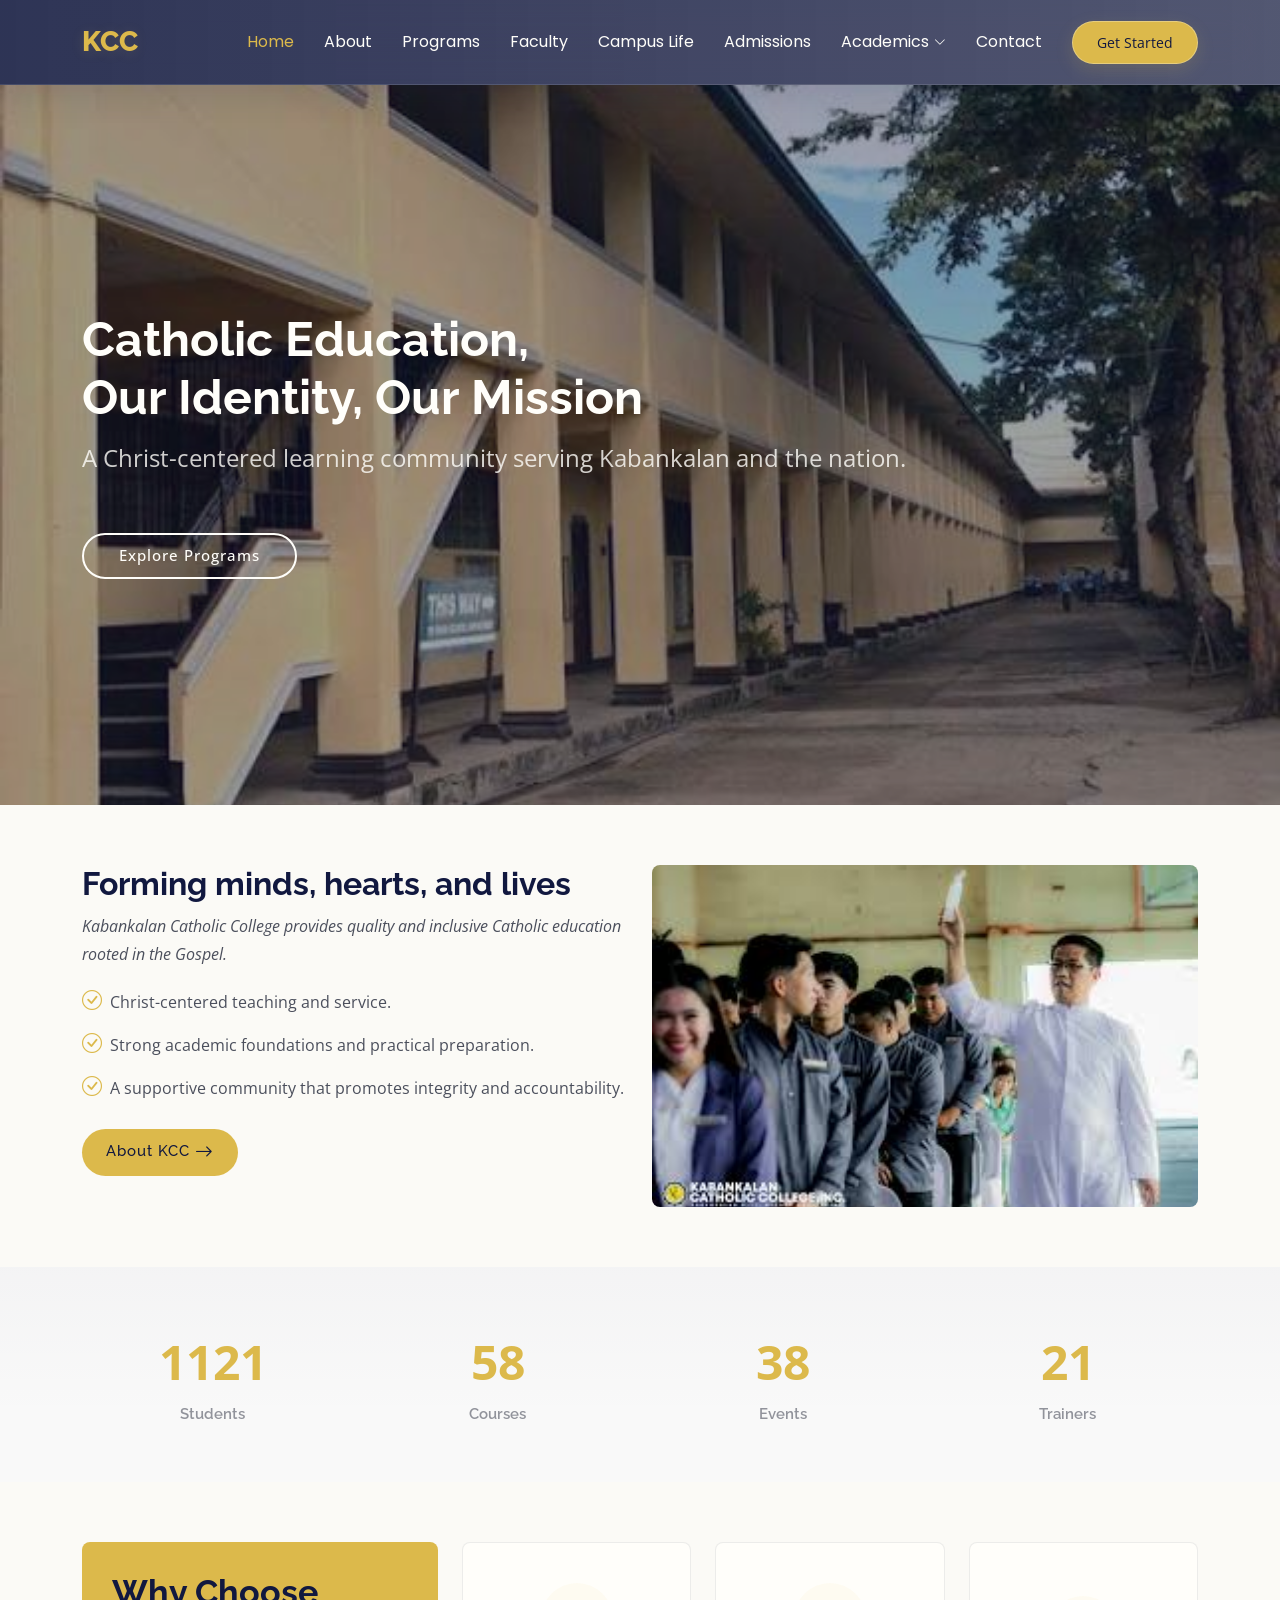
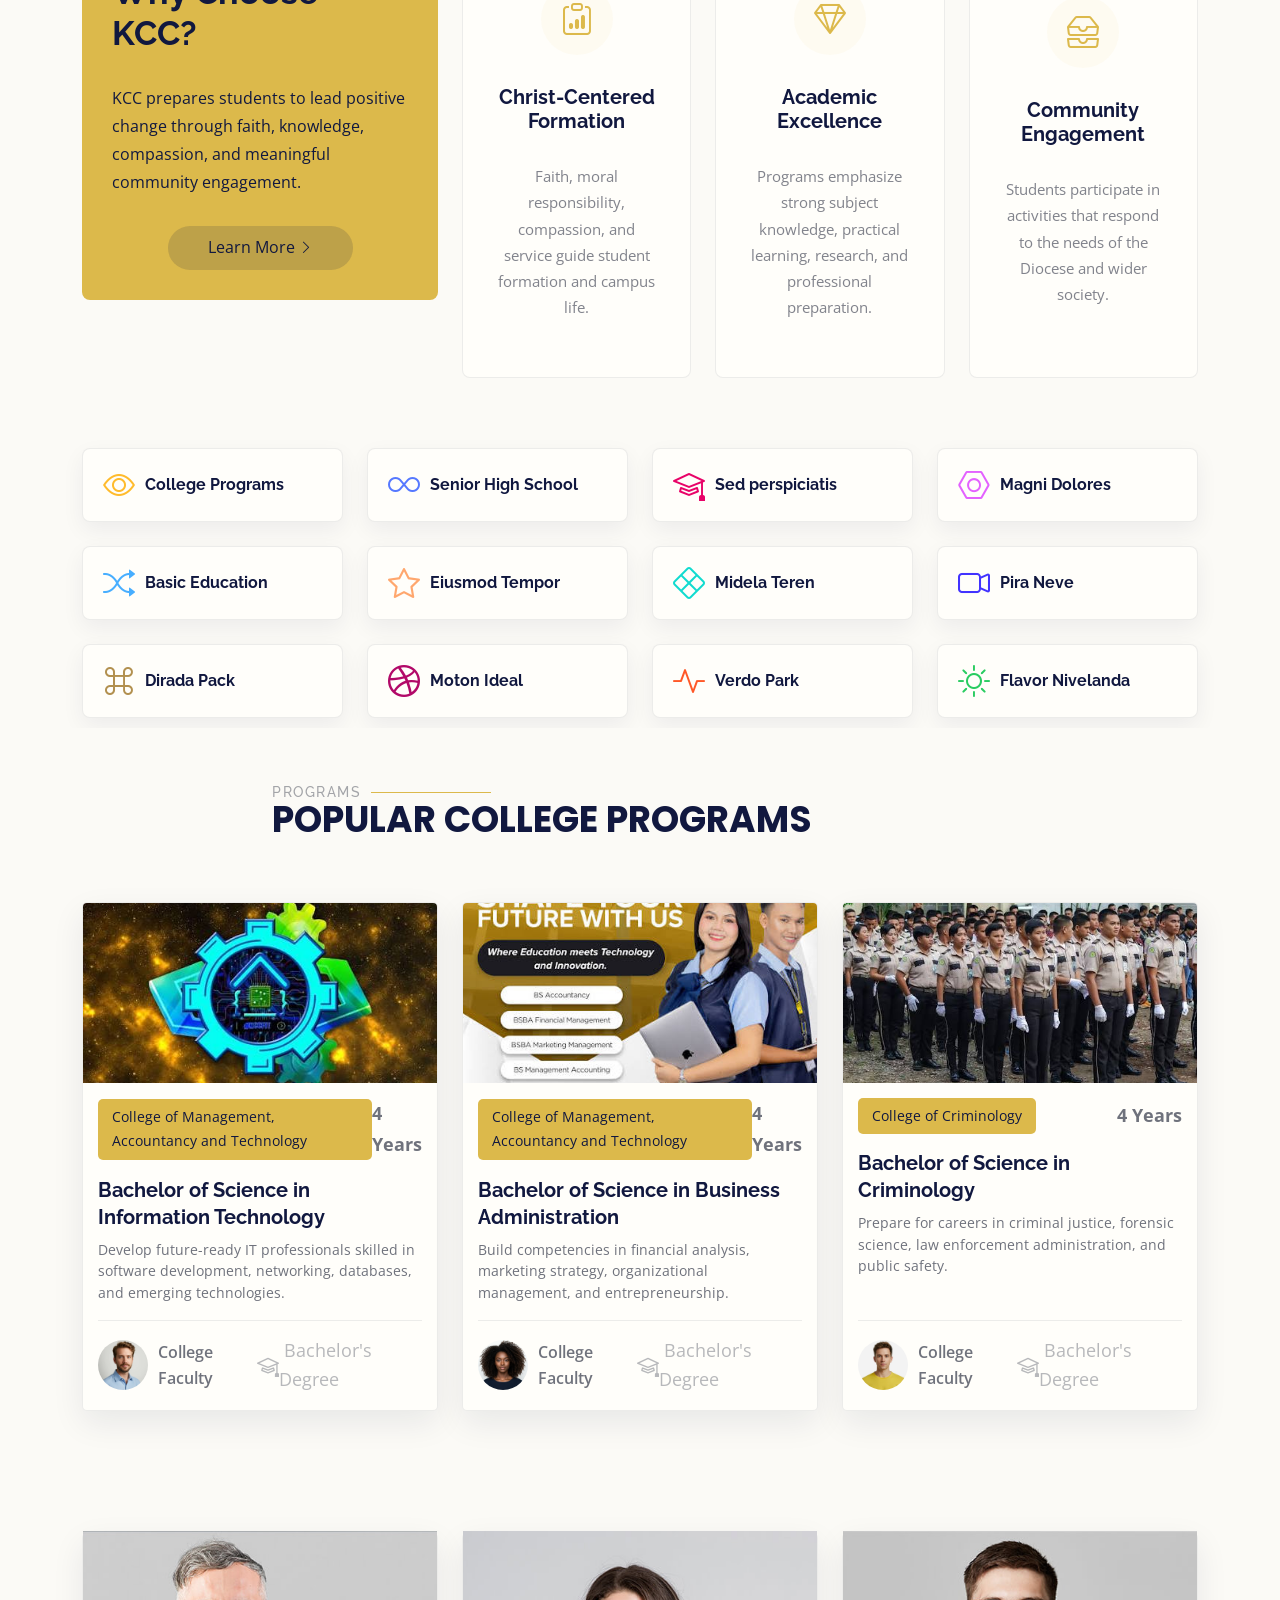
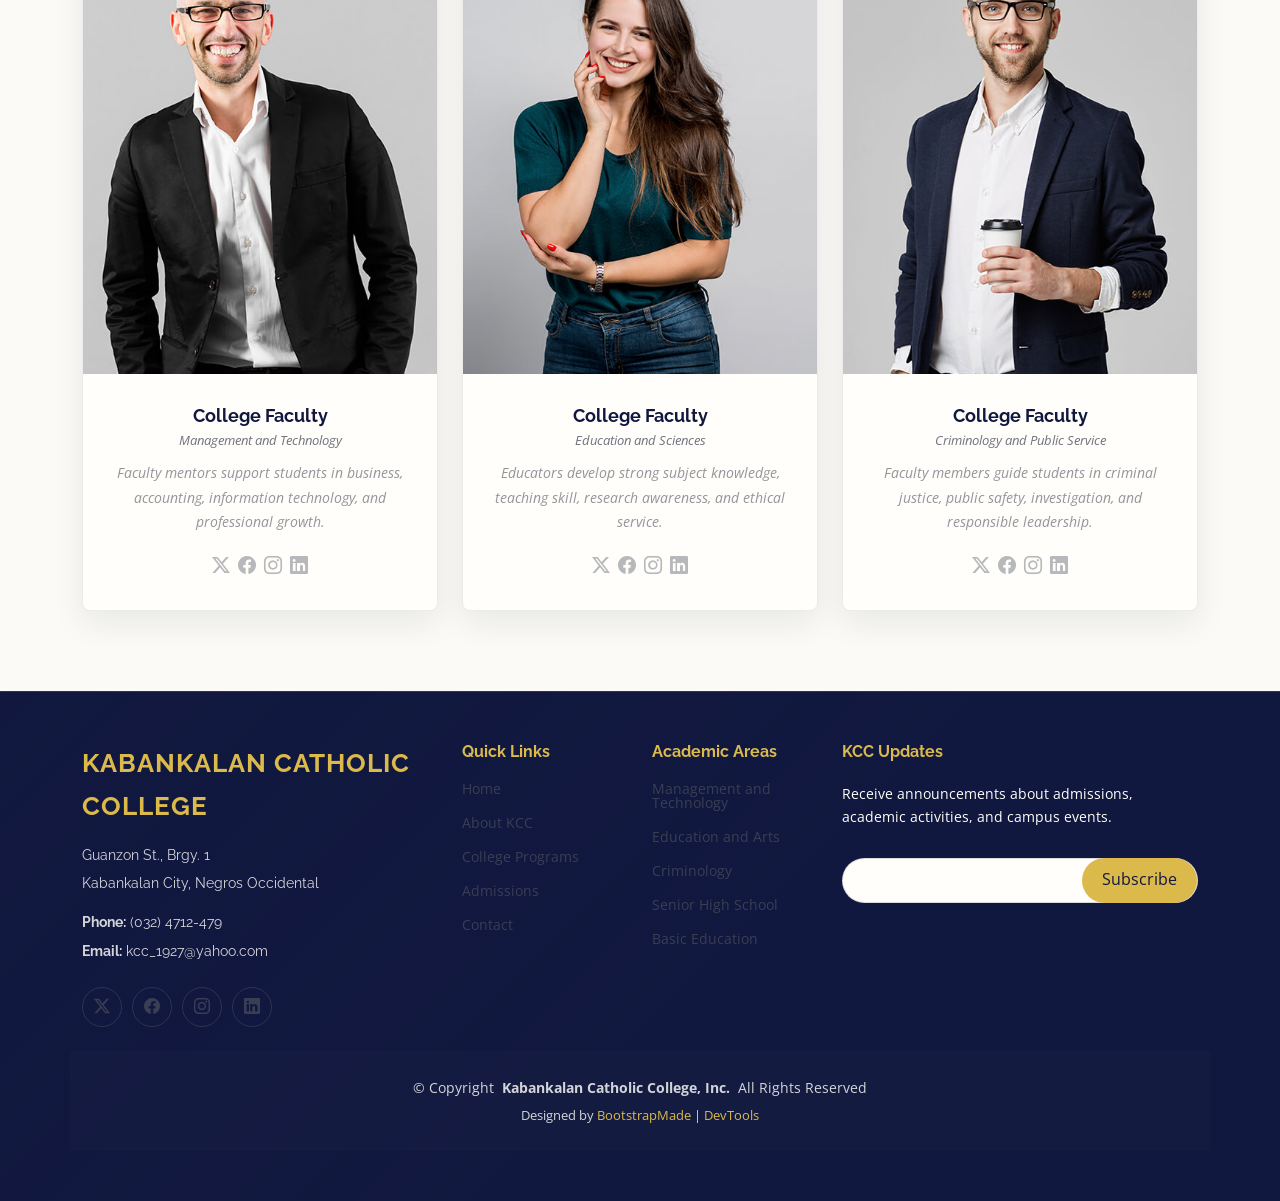
<file: index.html>
<!DOCTYPE html>
<html lang="en">

<head>
  <meta charset="utf-8">
  <meta content="width=device-width, initial-scale=1.0" name="viewport">
  <title>Kabankalan Catholic College</title>
  <meta name="description" content="">
  <meta name="keywords" content="">

  <!-- Favicons -->
  <link href="assets/img/favicon.png" rel="icon">
  <link href="assets/img/apple-touch-icon.png" rel="apple-touch-icon">

  <!-- Fonts -->
  <link href="https://fonts.googleapis.com" rel="preconnect">
  <link href="https://fonts.gstatic.com" rel="preconnect" crossorigin>
  <link href="https://fonts.googleapis.com/css2?family=Open+Sans:ital,wght@0,300;0,400;0,500;0,600;0,700;0,800;1,300;1,400;1,500;1,600;1,700;1,800&family=Poppins:ital,wght@0,100;0,200;0,300;0,400;0,500;0,600;0,700;0,800;0,900;1,100;1,200;1,300;1,400;1,500;1,600;1,700;1,800;1,900&family=Raleway:ital,wght@0,100;0,200;0,300;0,400;0,500;0,600;0,700;0,800;0,900;1,100;1,200;1,300;1,400;1,500;1,600;1,700;1,800;1,900&display=swap" rel="stylesheet">

  <!-- Vendor CSS Files -->
  <link href="assets/vendor/bootstrap/css/bootstrap.min.css" rel="stylesheet">
  <link href="assets/vendor/bootstrap-icons/bootstrap-icons.css" rel="stylesheet">
  <link href="assets/vendor/aos/aos.css" rel="stylesheet">
  <link href="assets/vendor/glightbox/css/glightbox.min.css" rel="stylesheet">
  <link href="assets/vendor/swiper/swiper-bundle.min.css" rel="stylesheet">

  <!-- Main CSS File -->
  <link href="assets/css/main.css" rel="stylesheet">

  <!-- =======================================================
  * Template Name: Mentor
  * Template URL: https://bootstrapmade.com/mentor-free-education-bootstrap-theme/
  * Updated: Jul 07 2025 with Bootstrap v5.3.7
  * Author: BootstrapMade.com
  * License: https://bootstrapmade.com/license/
  ======================================================== -->
</head>

<body class="index-page">

  <header id="header" class="header d-flex align-items-center sticky-top">
    <div class="container-fluid container-xl position-relative d-flex align-items-center">

      <a href="index.html" class="logo d-flex align-items-center me-auto">
        <!-- Uncomment the line below if you also wish to use an image logo -->
        <!-- <img src="assets/img/logo.webp" alt=""> -->
        <h1 class="sitename">KCC</h1>
      </a>

      <nav id="navmenu" class="navmenu">
        <ul>
          <li><a href="index.html" class="active">Home<br></a></li>
          <li><a href="about.html">About</a></li>
          <li><a href="courses.html">Programs</a></li>
          <li><a href="trainers.html">Faculty</a></li>
          <li><a href="events.html">Campus Life</a></li>
          <li><a href="pricing.html">Admissions</a></li>
          <li class="dropdown"><a href="#"><span>Academics</span> <i class="bi bi-chevron-down toggle-dropdown"></i></a>
            <ul>
              <li><a href="courses.html">College Programs</a></li>
              <li class="dropdown"><a href="#"><span>Academic Departments</span> <i class="bi bi-chevron-down toggle-dropdown"></i></a>
                <ul>
                  <li><a href="#">College Departments</a></li>
                  <li><a href="#">Senior High Strands</a></li>
                  <li><a href="#">Elementary and Junior High</a></li>
                  <li><a href="#">Enrollment Requirements</a></li>
                  <li><a href="#">College of Theology</a></li>
                </ul>
              </li>
              <li><a href="#">Senior High School</a></li>
              <li><a href="#">Basic Education</a></li>
              <li><a href="pricing.html">Admissions</a></li>
            </ul>
          </li>
          <li><a href="contact.html">Contact</a></li>
        </ul>
        <i class="mobile-nav-toggle d-xl-none bi bi-list"></i>
      </nav>

      <a class="btn-getstarted" href="courses.html">Get Started</a>

    </div>
  </header>

  <main class="main">

    <!-- Hero Section -->
    <section id="hero" class="hero section dark-background">

      <img src="assets/img/background.png" alt="" data-aos="fade-in">

      <div class="container">
        <h2 data-aos="fade-up" data-aos-delay="100">Catholic Education,<br>Our Identity, Our Mission</h2>
        <p data-aos="fade-up" data-aos-delay="200">A Christ-centered learning community serving Kabankalan and the nation.</p>
        <div class="d-flex mt-4" data-aos="fade-up" data-aos-delay="300">
          <a href="courses.html" class="btn-get-started">Explore Programs</a>
        </div>
      </div>

    </section><!-- /Hero Section -->

    <!-- About Section -->
    <section id="about" class="about section">

      <div class="container">

        <div class="row gy-4">

          <div class="col-lg-6 order-1 order-lg-2" data-aos="fade-up" data-aos-delay="100">
            <img src="assets/img/image.png" class="img-fluid" alt="">
          </div>

          <div class="col-lg-6 order-2 order-lg-1 content" data-aos="fade-up" data-aos-delay="200">
            <h3>Forming minds, hearts, and lives</h3>
            <p class="fst-italic">
              Kabankalan Catholic College provides quality and inclusive Catholic education rooted in the Gospel.
            </p>
            <ul>
              <li><i class="bi bi-check-circle"></i> <span>Christ-centered teaching and service.</span></li>
              <li><i class="bi bi-check-circle"></i> <span>Strong academic foundations and practical preparation.</span></li>
              <li><i class="bi bi-check-circle"></i> <span>A supportive community that promotes integrity and accountability.</span></li>
            </ul>
            <a href="about.html" class="read-more"><span>About KCC</span><i class="bi bi-arrow-right"></i></a>
          </div>

        </div>

      </div>

    </section><!-- /About Section -->

    <!-- Counts Section -->
    <section id="counts" class="section counts light-background">

      <div class="container" data-aos="fade-up" data-aos-delay="100">

        <div class="row gy-4">

          <div class="col-lg-3 col-md-6">
            <div class="stats-item text-center w-100 h-100">
              <span data-purecounter-start="0" data-purecounter-end="1232" data-purecounter-duration="1" class="purecounter"></span>
              <p>Students</p>
            </div>
          </div><!-- End Stats Item -->

          <div class="col-lg-3 col-md-6">
            <div class="stats-item text-center w-100 h-100">
              <span data-purecounter-start="0" data-purecounter-end="64" data-purecounter-duration="1" class="purecounter"></span>
              <p>Courses</p>
            </div>
          </div><!-- End Stats Item -->

          <div class="col-lg-3 col-md-6">
            <div class="stats-item text-center w-100 h-100">
              <span data-purecounter-start="0" data-purecounter-end="42" data-purecounter-duration="1" class="purecounter"></span>
              <p>Events</p>
            </div>
          </div><!-- End Stats Item -->

          <div class="col-lg-3 col-md-6">
            <div class="stats-item text-center w-100 h-100">
              <span data-purecounter-start="0" data-purecounter-end="24" data-purecounter-duration="1" class="purecounter"></span>
              <p>Trainers</p>
            </div>
          </div><!-- End Stats Item -->

        </div>

      </div>

    </section><!-- /Counts Section -->

    <!-- Why Us Section -->
    <section id="why-us" class="section why-us">

      <div class="container">

        <div class="row gy-4">

          <div class="col-lg-4" data-aos="fade-up" data-aos-delay="100">
            <div class="why-box">
              <h3>Why Choose KCC?</h3>
              <p>
                KCC prepares students to lead positive change through faith, knowledge, compassion, and meaningful community engagement.
              </p>
              <div class="text-center">
                <a href="#" class="more-btn"><span>Learn More</span> <i class="bi bi-chevron-right"></i></a>
              </div>
            </div>
          </div><!-- End Why Box -->

          <div class="col-lg-8 d-flex align-items-stretch">
            <div class="row gy-4" data-aos="fade-up" data-aos-delay="200">

              <div class="col-xl-4">
                <div class="icon-box d-flex flex-column justify-content-center align-items-center">
                  <i class="bi bi-clipboard-data"></i>
                  <h4>Christ-Centered Formation</h4>
                  <p>Faith, moral responsibility, compassion, and service guide student formation and campus life.</p>
                </div>
              </div><!-- End Icon Box -->

              <div class="col-xl-4" data-aos="fade-up" data-aos-delay="300">
                <div class="icon-box d-flex flex-column justify-content-center align-items-center">
                  <i class="bi bi-gem"></i>
                  <h4>Academic Excellence</h4>
                  <p>Programs emphasize strong subject knowledge, practical learning, research, and professional preparation.</p>
                </div>
              </div><!-- End Icon Box -->

              <div class="col-xl-4" data-aos="fade-up" data-aos-delay="400">
                <div class="icon-box d-flex flex-column justify-content-center align-items-center">
                  <i class="bi bi-inboxes"></i>
                  <h4>Community Engagement</h4>
                  <p>Students participate in activities that respond to the needs of the Diocese and wider society.</p>
                </div>
              </div><!-- End Icon Box -->

            </div>
          </div>

        </div>

      </div>

    </section><!-- /Why Us Section -->

    <!-- Features Section -->
    <section id="features" class="features section">

      <div class="container">

        <div class="row gy-4">

          <div class="col-lg-3 col-md-4" data-aos="fade-up" data-aos-delay="100">
            <div class="features-item">
              <i class="bi bi-eye" style="color: #ffbb2c;"></i>
              <h3><a href="courses.html" class="stretched-link">College Programs</a></h3>
            </div>
          </div><!-- End Feature Item -->

          <div class="col-lg-3 col-md-4" data-aos="fade-up" data-aos-delay="200">
            <div class="features-item">
              <i class="bi bi-infinity" style="color: #5578ff;"></i>
              <h3><a href="#" class="stretched-link">Senior High School</a></h3>
            </div>
          </div><!-- End Feature Item -->

          <div class="col-lg-3 col-md-4" data-aos="fade-up" data-aos-delay="300">
            <div class="features-item">
              <i class="bi bi-mortarboard" style="color: #e80368;"></i>
              <h3><a href="" class="stretched-link">Sed perspiciatis</a></h3>
            </div>
          </div><!-- End Feature Item -->

          <div class="col-lg-3 col-md-4" data-aos="fade-up" data-aos-delay="400">
            <div class="features-item">
              <i class="bi bi-nut" style="color: #e361ff;"></i>
              <h3><a href="" class="stretched-link">Magni Dolores</a></h3>
            </div>
          </div><!-- End Feature Item -->

          <div class="col-lg-3 col-md-4" data-aos="fade-up" data-aos-delay="500">
            <div class="features-item">
              <i class="bi bi-shuffle" style="color: #47aeff;"></i>
              <h3><a href="#" class="stretched-link">Basic Education</a></h3>
            </div>
          </div><!-- End Feature Item -->

          <div class="col-lg-3 col-md-4" data-aos="fade-up" data-aos-delay="600">
            <div class="features-item">
              <i class="bi bi-star" style="color: #ffa76e;"></i>
              <h3><a href="" class="stretched-link">Eiusmod Tempor</a></h3>
            </div>
          </div><!-- End Feature Item -->

          <div class="col-lg-3 col-md-4" data-aos="fade-up" data-aos-delay="700">
            <div class="features-item">
              <i class="bi bi-x-diamond" style="color: #11dbcf;"></i>
              <h3><a href="" class="stretched-link">Midela Teren</a></h3>
            </div>
          </div><!-- End Feature Item -->

          <div class="col-lg-3 col-md-4" data-aos="fade-up" data-aos-delay="800">
            <div class="features-item">
              <i class="bi bi-camera-video" style="color: #4233ff;"></i>
              <h3><a href="" class="stretched-link">Pira Neve</a></h3>
            </div>
          </div><!-- End Feature Item -->

          <div class="col-lg-3 col-md-4" data-aos="fade-up" data-aos-delay="900">
            <div class="features-item">
              <i class="bi bi-command" style="color: #b2904f;"></i>
              <h3><a href="" class="stretched-link">Dirada Pack</a></h3>
            </div>
          </div><!-- End Feature Item -->

          <div class="col-lg-3 col-md-4" data-aos="fade-up" data-aos-delay="1000">
            <div class="features-item">
              <i class="bi bi-dribbble" style="color: #b20969;"></i>
              <h3><a href="" class="stretched-link">Moton Ideal</a></h3>
            </div>
          </div><!-- End Feature Item -->

          <div class="col-lg-3 col-md-4" data-aos="fade-up" data-aos-delay="1100">
            <div class="features-item">
              <i class="bi bi-activity" style="color: #ff5828;"></i>
              <h3><a href="" class="stretched-link">Verdo Park</a></h3>
            </div>
          </div><!-- End Feature Item -->

          <div class="col-lg-3 col-md-4" data-aos="fade-up" data-aos-delay="1200">
            <div class="features-item">
              <i class="bi bi-brightness-high" style="color: #29cc61;"></i>
              <h3><a href="" class="stretched-link">Flavor Nivelanda</a></h3>
            </div>
          </div><!-- End Feature Item -->

        </div>

      </div>

    </section><!-- /Features Section -->

    <!-- Courses Section -->
    <section id="courses" class="courses section">

      <!-- Section Title -->
      <div class="container section-title" data-aos="fade-up">
        <h2>Programs</h2>
        <p>Popular College Programs</p>
      </div><!-- End Section Title -->

      <div class="container">

        <div class="row">

          <div class="col-lg-4 col-md-6 d-flex align-items-stretch" data-aos="zoom-in" data-aos-delay="100">
            <div class="course-item">
              <img src="assets/img/course/image copy.png" class="img-fluid" alt="...">
              <div class="course-content">
                <div class="d-flex justify-content-between align-items-center mb-3">
                  <p class="category">College of Management, Accountancy and Technology</p>
                  <p class="price">4 Years</p>
                </div>

                <h3><a href="course-details.html">Bachelor of Science in Information Technology</a></h3>
                <p class="description">Develop future-ready IT professionals skilled in software development, networking, databases, and emerging technologies.</p>
                <div class="trainer d-flex justify-content-between align-items-center">
                  <div class="trainer-profile d-flex align-items-center">
                    <img src="assets/img/person/person-m-7.webp" class="img-fluid" alt="">
                    <a href="" class="trainer-link">College Faculty</a>
                  </div>
                  <div class="trainer-rank d-flex align-items-center">
                    <i class="bi bi-mortarboard user-icon"></i>&nbsp;Bachelor's Degree
                  </div>
                </div>
              </div>
            </div>
          </div> <!-- End Course Item-->

          <div class="col-lg-4 col-md-6 d-flex align-items-stretch mt-4 mt-md-0" data-aos="zoom-in" data-aos-delay="200">
            <div class="course-item">
              <img src="assets/img/course/image.png" class="img-fluid" alt="...">
              <div class="course-content">
                <div class="d-flex justify-content-between align-items-center mb-3">
                  <p class="category">College of Management, Accountancy and Technology</p>
                  <p class="price">4 Years</p>
                </div>

                <h3><a href="course-details.html">Bachelor of Science in Business Administration</a></h3>
                <p class="description">Build competencies in financial analysis, marketing strategy, organizational management, and entrepreneurship.</p>
                <div class="trainer d-flex justify-content-between align-items-center">
                  <div class="trainer-profile d-flex align-items-center">
                    <img src="assets/img/person/person-f-14.webp" class="img-fluid" alt="">
                    <a href="" class="trainer-link">College Faculty</a>
                  </div>
                  <div class="trainer-rank d-flex align-items-center">
                    <i class="bi bi-mortarboard user-icon"></i>&nbsp;Bachelor's Degree
                  </div>
                </div>
              </div>
            </div>
          </div> <!-- End Course Item-->

          <div class="col-lg-4 col-md-6 d-flex align-items-stretch mt-4 mt-lg-0" data-aos="zoom-in" data-aos-delay="300">
            <div class="course-item">
              <img src="assets/img/course/crim.png" class="img-fluid" alt="...">
              <div class="course-content">
                <div class="d-flex justify-content-between align-items-center mb-3">
                  <p class="category">College of Criminology</p>
                  <p class="price">4 Years</p>
                </div>

                <h3><a href="course-details.html">Bachelor of Science in Criminology</a></h3>
                <p class="description">Prepare for careers in criminal justice, forensic science, law enforcement administration, and public safety.</p>
                <div class="trainer d-flex justify-content-between align-items-center">
                  <div class="trainer-profile d-flex align-items-center">
                    <img src="assets/img/person/person-m-12.webp" class="img-fluid" alt="">
                    <a href="" class="trainer-link">College Faculty</a>
                  </div>
                  <div class="trainer-rank d-flex align-items-center">
                    <i class="bi bi-mortarboard user-icon"></i>&nbsp;Bachelor's Degree
                  </div>
                </div>
              </div>
            </div>
          </div> <!-- End Course Item-->

        </div>

      </div>

    </section><!-- /Courses Section -->

    <!-- Trainers Index Section -->
    <section id="trainers-index" class="section trainers-index">

      <div class="container">

        <div class="row">

          <div class="col-lg-4 col-md-6 d-flex" data-aos="fade-up" data-aos-delay="100">
            <div class="member">
              <img src="assets/img/trainers/trainer-1.jpg" class="img-fluid" alt="">
              <div class="member-content">
                <h4>College Faculty</h4>
                <span>Management and Technology</span>
                <p>
                  Faculty mentors support students in business, accounting, information technology, and professional growth.
                </p>
                <div class="social">
                  <a href=""><i class="bi bi-twitter-x"></i></a>
                  <a href=""><i class="bi bi-facebook"></i></a>
                  <a href=""><i class="bi bi-instagram"></i></a>
                  <a href=""><i class="bi bi-linkedin"></i></a>
                </div>
              </div>
            </div>
          </div><!-- End Team Member -->

          <div class="col-lg-4 col-md-6 d-flex" data-aos="fade-up" data-aos-delay="200">
            <div class="member">
              <img src="assets/img/trainers/trainer-2.jpg" class="img-fluid" alt="">
              <div class="member-content">
                <h4>College Faculty</h4>
                <span>Education and Sciences</span>
                <p>
                  Educators develop strong subject knowledge, teaching skill, research awareness, and ethical service.
                </p>
                <div class="social">
                  <a href=""><i class="bi bi-twitter-x"></i></a>
                  <a href=""><i class="bi bi-facebook"></i></a>
                  <a href=""><i class="bi bi-instagram"></i></a>
                  <a href=""><i class="bi bi-linkedin"></i></a>
                </div>
              </div>
            </div>
          </div><!-- End Team Member -->

          <div class="col-lg-4 col-md-6 d-flex" data-aos="fade-up" data-aos-delay="300">
            <div class="member">
              <img src="assets/img/trainers/trainer-3.jpg" class="img-fluid" alt="">
              <div class="member-content">
                <h4>College Faculty</h4>
                <span>Criminology and Public Service</span>
                <p>
                  Faculty members guide students in criminal justice, public safety, investigation, and responsible leadership.
                </p>
                <div class="social">
                  <a href=""><i class="bi bi-twitter-x"></i></a>
                  <a href=""><i class="bi bi-facebook"></i></a>
                  <a href=""><i class="bi bi-instagram"></i></a>
                  <a href=""><i class="bi bi-linkedin"></i></a>
                </div>
              </div>
            </div>
          </div><!-- End Team Member -->

        </div>

      </div>

    </section><!-- /Trainers Index Section -->

  </main>

  <footer id="footer" class="footer position-relative light-background">

    <div class="container footer-top">
      <div class="row gy-4">
        <div class="col-lg-4 col-md-6 footer-about">
          <a href="index.html" class="logo d-flex align-items-center">
            <span class="sitename">KABANKALAN CATHOLIC COLLEGE</span>
          </a>
          <div class="footer-contact pt-3">
            <p>Guanzon St., Brgy. 1</p>
            <p>Kabankalan City, Negros Occidental</p>
            <p class="mt-3"><strong>Phone:</strong> <span>(032) 4712-479</span></p>
            <p><strong>Email:</strong> <span>kcc_1927@yahoo.com</span></p>
          </div>
          <div class="social-links d-flex mt-4">
            <a href=""><i class="bi bi-twitter-x"></i></a>
            <a href=""><i class="bi bi-facebook"></i></a>
            <a href=""><i class="bi bi-instagram"></i></a>
            <a href=""><i class="bi bi-linkedin"></i></a>
          </div>
        </div>

        <div class="col-lg-2 col-md-3 footer-links">
          <h4>Quick Links</h4>
          <ul>
            <li><a href="index.html">Home</a></li>
            <li><a href="about.html">About KCC</a></li>
            <li><a href="courses.html">College Programs</a></li>
            <li><a href="pricing.html">Admissions</a></li>
            <li><a href="contact.html">Contact</a></li>
          </ul>
        </div>

        <div class="col-lg-2 col-md-3 footer-links">
          <h4>Academic Areas</h4>
          <ul>
            <li><a href="courses.html">Management and Technology</a></li>
            <li><a href="courses.html">Education and Arts</a></li>
            <li><a href="courses.html">Criminology</a></li>
            <li><a href="#">Senior High School</a></li>
            <li><a href="#">Basic Education</a></li>
          </ul>
        </div>

        <div class="col-lg-4 col-md-12 footer-newsletter">
          <h4>KCC Updates</h4>
          <p>Receive announcements about admissions, academic activities, and campus events.</p>
          <form action="#" method="post" class="email-form">
            <div class="newsletter-form"><input type="email" name="email"><input type="submit" value="Subscribe"></div>
            <div class="loading">Loading</div>
            <div class="error-message"></div>
            <div class="sent-message">Your subscription request has been sent. Thank you!</div>
          </form>
        </div>

      </div>
    </div>

    <div class="container copyright text-center mt-4">
      <p>© <span>Copyright</span> <strong class="px-1 sitename">Kabankalan Catholic College, Inc.</strong> <span>All Rights Reserved</span></p>
      <div class="credits">
        <!-- All the links in the footer should remain intact. -->
        <!-- You can delete the links only if you've purchased the pro version. -->
        <!-- Licensing information: https://bootstrapmade.com/license/ -->
        Designed by <a href="https://bootstrapmade.com/">BootstrapMade</a> | <a href="https://bootstrapmade.com/tools/">DevTools</a>
      </div>
    </div>

  </footer>

  <!-- Scroll Top -->
  <a href="#" id="scroll-top" class="scroll-top d-flex align-items-center justify-content-center"><i class="bi bi-arrow-up-short"></i></a>

  <!-- Preloader -->
  <div id="preloader"></div>

  <!-- Vendor JS Files -->
  <script src="assets/vendor/bootstrap/js/bootstrap.bundle.min.js"></script>
  <script src="assets/vendor/aos/aos.js"></script>
  <script src="assets/vendor/glightbox/js/glightbox.min.js"></script>
  <script src="assets/vendor/purecounter/purecounter_vanilla.js"></script>
  <script src="assets/vendor/swiper/swiper-bundle.min.js"></script>

  <!-- Main JS File -->
  <script src="assets/js/main.js"></script>

</body>

</html>
</file>
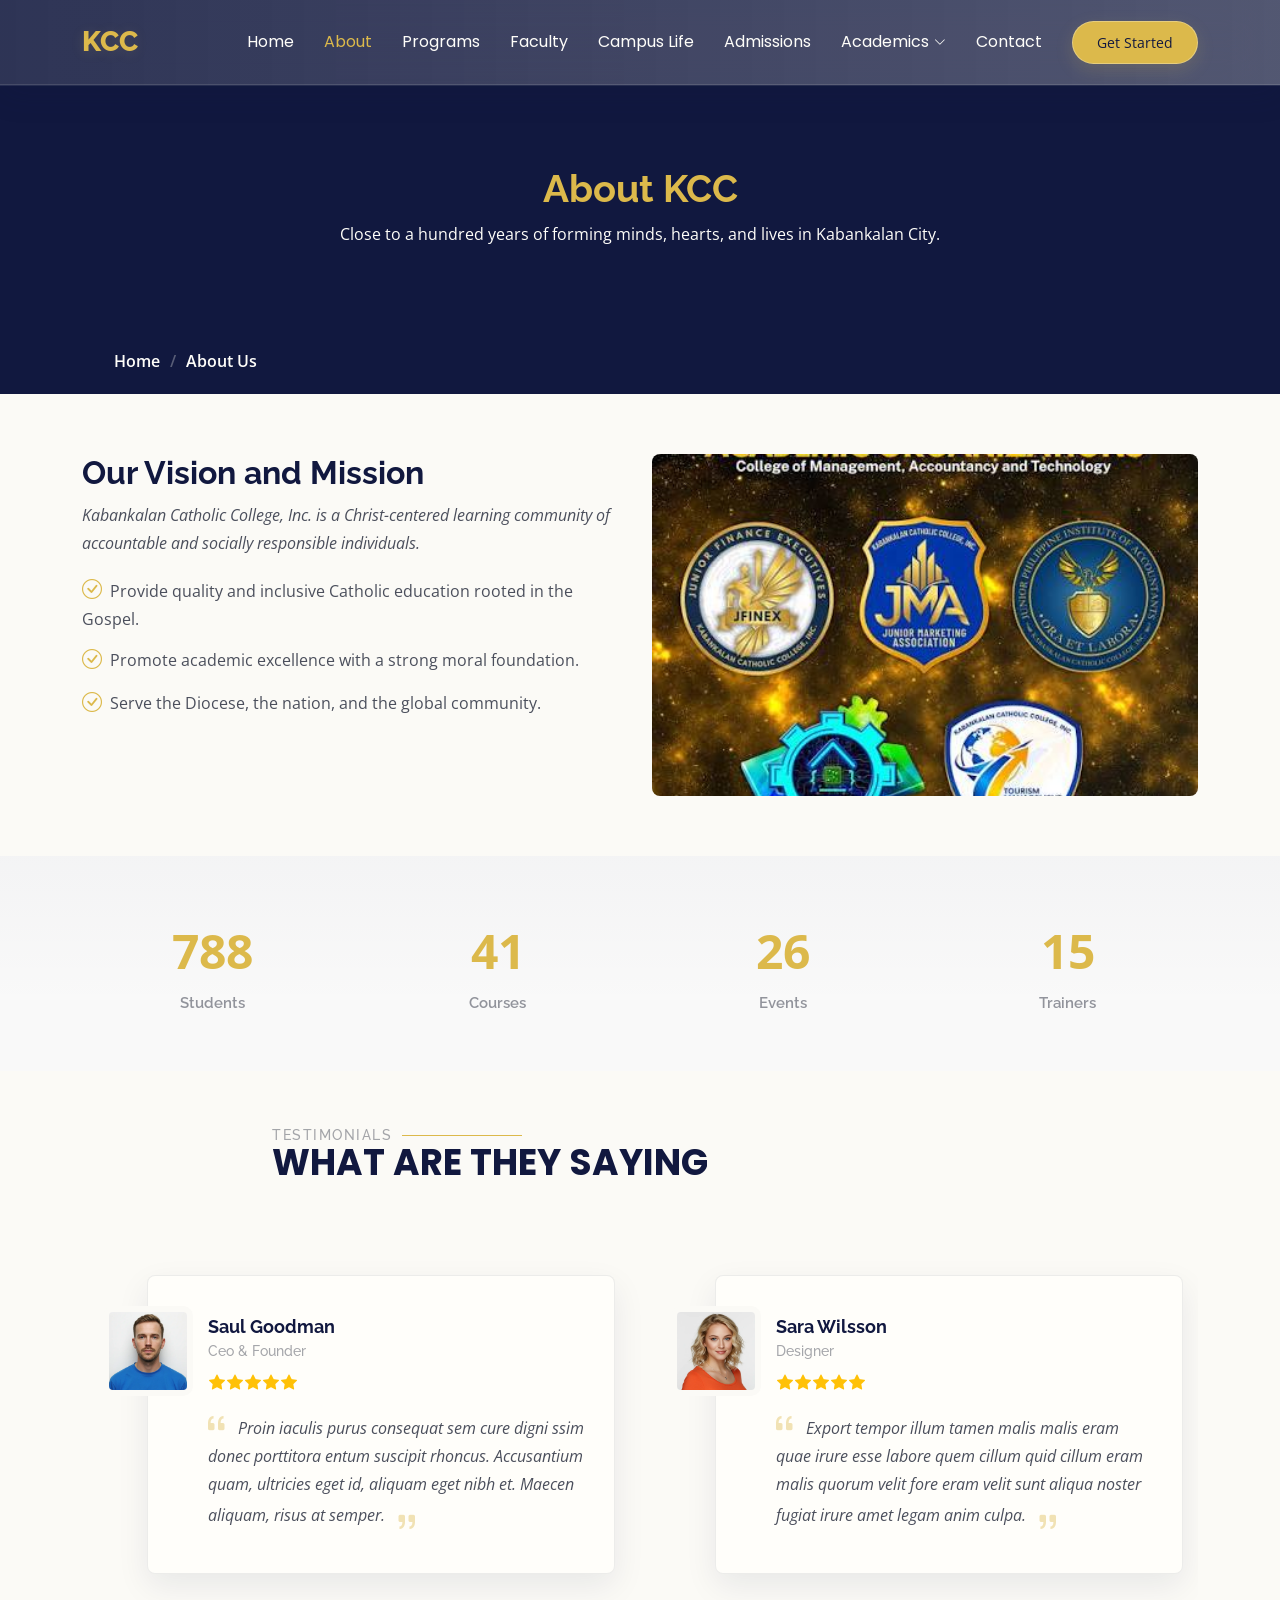
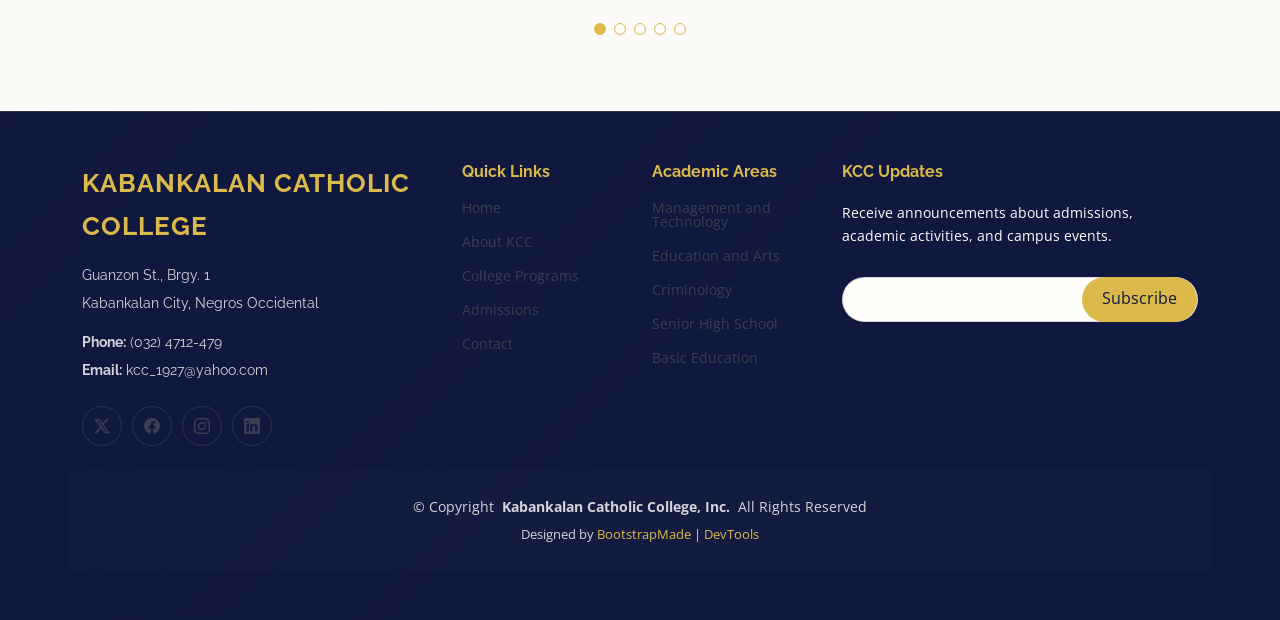
<file: about.html>
<!DOCTYPE html>
<html lang="en">

<head>
  <meta charset="utf-8">
  <meta content="width=device-width, initial-scale=1.0" name="viewport">
  <title>About KCC | Kabankalan Catholic College</title>
  <meta name="description" content="">
  <meta name="keywords" content="">

  <!-- Favicons -->
  <link href="assets/img/favicon.png" rel="icon">
  <link href="assets/img/apple-touch-icon.png" rel="apple-touch-icon">

  <!-- Fonts -->
  <link href="https://fonts.googleapis.com" rel="preconnect">
  <link href="https://fonts.gstatic.com" rel="preconnect" crossorigin>
  <link href="https://fonts.googleapis.com/css2?family=Open+Sans:ital,wght@0,300;0,400;0,500;0,600;0,700;0,800;1,300;1,400;1,500;1,600;1,700;1,800&family=Poppins:ital,wght@0,100;0,200;0,300;0,400;0,500;0,600;0,700;0,800;0,900;1,100;1,200;1,300;1,400;1,500;1,600;1,700;1,800;1,900&family=Raleway:ital,wght@0,100;0,200;0,300;0,400;0,500;0,600;0,700;0,800;0,900;1,100;1,200;1,300;1,400;1,500;1,600;1,700;1,800;1,900&display=swap" rel="stylesheet">

  <!-- Vendor CSS Files -->
  <link href="assets/vendor/bootstrap/css/bootstrap.min.css" rel="stylesheet">
  <link href="assets/vendor/bootstrap-icons/bootstrap-icons.css" rel="stylesheet">
  <link href="assets/vendor/aos/aos.css" rel="stylesheet">
  <link href="assets/vendor/glightbox/css/glightbox.min.css" rel="stylesheet">
  <link href="assets/vendor/swiper/swiper-bundle.min.css" rel="stylesheet">

  <!-- Main CSS File -->
  <link href="assets/css/main.css" rel="stylesheet">

  <!-- =======================================================
  * Template Name: Mentor
  * Template URL: https://bootstrapmade.com/mentor-free-education-bootstrap-theme/
  * Updated: Jul 07 2025 with Bootstrap v5.3.7
  * Author: BootstrapMade.com
  * License: https://bootstrapmade.com/license/
  ======================================================== -->
</head>

<body class="about-page">

  <header id="header" class="header d-flex align-items-center sticky-top">
    <div class="container-fluid container-xl position-relative d-flex align-items-center">

      <a href="index.html" class="logo d-flex align-items-center me-auto">
        <!-- Uncomment the line below if you also wish to use an image logo -->
        <!-- <img src="assets/img/logo.webp" alt=""> -->
        <h1 class="sitename">KCC</h1>
      </a>

      <nav id="navmenu" class="navmenu">
        <ul>
          <li><a href="index.html">Home<br></a></li>
          <li><a href="about.html" class="active">About</a></li>
          <li><a href="courses.html">Programs</a></li>
          <li><a href="trainers.html">Faculty</a></li>
          <li><a href="events.html">Campus Life</a></li>
          <li><a href="pricing.html">Admissions</a></li>
          <li class="dropdown"><a href="#"><span>Academics</span> <i class="bi bi-chevron-down toggle-dropdown"></i></a>
            <ul>
              <li><a href="courses.html">College Programs</a></li>
              <li class="dropdown"><a href="#"><span>Academic Departments</span> <i class="bi bi-chevron-down toggle-dropdown"></i></a>
                <ul>
                  <li><a href="#">College Departments</a></li>
                  <li><a href="#">Senior High Strands</a></li>
                  <li><a href="#">Elementary and Junior High</a></li>
                  <li><a href="#">Enrollment Requirements</a></li>
                  <li><a href="#">College of Theology</a></li>
                </ul>
              </li>
              <li><a href="#">Senior High School</a></li>
              <li><a href="#">Basic Education</a></li>
              <li><a href="pricing.html">Admissions</a></li>
            </ul>
          </li>
          <li><a href="contact.html">Contact</a></li>
        </ul>
        <i class="mobile-nav-toggle d-xl-none bi bi-list"></i>
      </nav>

      <a class="btn-getstarted" href="courses.html">Get Started</a>

    </div>
  </header>

  <main class="main">

    <!-- Page Title -->
    <div class="page-title" data-aos="fade">
      <div class="heading">
        <div class="container">
          <div class="row d-flex justify-content-center text-center">
            <div class="col-lg-8">
              <h1>About KCC<br></h1>
              <p class="mb-0">Close to a hundred years of forming minds, hearts, and lives in Kabankalan City.</p>
            </div>
          </div>
        </div>
      </div>
      <nav class="breadcrumbs">
        <div class="container">
          <ol>
            <li><a href="index.html">Home</a></li>
            <li class="current">About Us<br></li>
          </ol>
        </div>
      </nav>
    </div><!-- End Page Title -->

    <!-- About Us Section -->
    <section id="about-us" class="section about-us">

      <div class="container">

        <div class="row gy-4">

          <div class="col-lg-6 order-1 order-lg-2" data-aos="fade-up" data-aos-delay="100">
            <img src="assets/img/program.png" class="img-fluid" alt="">
          </div>

          <div class="col-lg-6 order-2 order-lg-1 content" data-aos="fade-up" data-aos-delay="200">
            <h3>Our Vision and Mission</h3>
            <p class="fst-italic">
              Kabankalan Catholic College, Inc. is a Christ-centered learning community of accountable and socially responsible individuals.
            </p>
            <ul>
              <li><i class="bi bi-check-circle"></i> <span>Provide quality and inclusive Catholic education rooted in the Gospel.</span></li>
              <li><i class="bi bi-check-circle"></i> <span>Promote academic excellence with a strong moral foundation.</span></li>
              <li><i class="bi bi-check-circle"></i> <span>Serve the Diocese, the nation, and the global community.</span></li>
            </ul>
          </div>

        </div>

      </div>

    </section><!-- /About Us Section -->

    <!-- Counts Section -->
    <section id="counts" class="section counts light-background">

      <div class="container" data-aos="fade-up" data-aos-delay="100">

        <div class="row gy-4">

          <div class="col-lg-3 col-md-6">
            <div class="stats-item text-center w-100 h-100">
              <span data-purecounter-start="0" data-purecounter-end="1232" data-purecounter-duration="1" class="purecounter"></span>
              <p>Students</p>
            </div>
          </div><!-- End Stats Item -->

          <div class="col-lg-3 col-md-6">
            <div class="stats-item text-center w-100 h-100">
              <span data-purecounter-start="0" data-purecounter-end="64" data-purecounter-duration="1" class="purecounter"></span>
              <p>Courses</p>
            </div>
          </div><!-- End Stats Item -->

          <div class="col-lg-3 col-md-6">
            <div class="stats-item text-center w-100 h-100">
              <span data-purecounter-start="0" data-purecounter-end="42" data-purecounter-duration="1" class="purecounter"></span>
              <p>Events</p>
            </div>
          </div><!-- End Stats Item -->

          <div class="col-lg-3 col-md-6">
            <div class="stats-item text-center w-100 h-100">
              <span data-purecounter-start="0" data-purecounter-end="24" data-purecounter-duration="1" class="purecounter"></span>
              <p>Trainers</p>
            </div>
          </div><!-- End Stats Item -->

        </div>

      </div>

    </section><!-- /Counts Section -->

    <!-- Testimonials Section -->
    <section id="testimonials" class="testimonials section">

      <!-- Section Title -->
      <div class="container section-title" data-aos="fade-up">
        <h2>Testimonials</h2>
        <p>What are they saying</p>
      </div><!-- End Section Title -->

      <div class="container" data-aos="fade-up" data-aos-delay="100">

        <div class="swiper init-swiper">
          <script type="application/json" class="swiper-config">
            {
              "loop": true,
              "speed": 600,
              "autoplay": {
                "delay": 5000
              },
              "slidesPerView": "auto",
              "pagination": {
                "el": ".swiper-pagination",
                "type": "bullets",
                "clickable": true
              },
              "breakpoints": {
                "320": {
                  "slidesPerView": 1,
                  "spaceBetween": 40
                },
                "1200": {
                  "slidesPerView": 2,
                  "spaceBetween": 20
                }
              }
            }
          </script>
          <div class="swiper-wrapper">

            <div class="swiper-slide">
              <div class="testimonial-wrap">
                <div class="testimonial-item">
                  <img src="assets/img/person/person-m-9.webp" class="testimonial-img" alt="">
                  <h3>Saul Goodman</h3>
                  <h4>Ceo &amp; Founder</h4>
                  <div class="stars">
                    <i class="bi bi-star-fill"></i><i class="bi bi-star-fill"></i><i class="bi bi-star-fill"></i><i class="bi bi-star-fill"></i><i class="bi bi-star-fill"></i>
                  </div>
                  <p>
                    <i class="bi bi-quote quote-icon-left"></i>
                    <span>Proin iaculis purus consequat sem cure digni ssim donec porttitora entum suscipit rhoncus. Accusantium quam, ultricies eget id, aliquam eget nibh et. Maecen aliquam, risus at semper.</span>
                    <i class="bi bi-quote quote-icon-right"></i>
                  </p>
                </div>
              </div>
            </div><!-- End testimonial item -->

            <div class="swiper-slide">
              <div class="testimonial-wrap">
                <div class="testimonial-item">
                  <img src="assets/img/person/person-f-5.webp" class="testimonial-img" alt="">
                  <h3>Sara Wilsson</h3>
                  <h4>Designer</h4>
                  <div class="stars">
                    <i class="bi bi-star-fill"></i><i class="bi bi-star-fill"></i><i class="bi bi-star-fill"></i><i class="bi bi-star-fill"></i><i class="bi bi-star-fill"></i>
                  </div>
                  <p>
                    <i class="bi bi-quote quote-icon-left"></i>
                    <span>Export tempor illum tamen malis malis eram quae irure esse labore quem cillum quid cillum eram malis quorum velit fore eram velit sunt aliqua noster fugiat irure amet legam anim culpa.</span>
                    <i class="bi bi-quote quote-icon-right"></i>
                  </p>
                </div>
              </div>
            </div><!-- End testimonial item -->

            <div class="swiper-slide">
              <div class="testimonial-wrap">
                <div class="testimonial-item">
                  <img src="assets/img/person/person-f-12.webp" class="testimonial-img" alt="">
                  <h3>Jena Karlis</h3>
                  <h4>Store Owner</h4>
                  <div class="stars">
                    <i class="bi bi-star-fill"></i><i class="bi bi-star-fill"></i><i class="bi bi-star-fill"></i><i class="bi bi-star-fill"></i><i class="bi bi-star-fill"></i>
                  </div>
                  <p>
                    <i class="bi bi-quote quote-icon-left"></i>
                    <span>Enim nisi quem export duis labore cillum quae magna enim sint quorum nulla quem veniam duis minim tempor labore quem eram duis noster aute amet eram fore quis sint minim.</span>
                    <i class="bi bi-quote quote-icon-right"></i>
                  </p>
                </div>
              </div>
            </div><!-- End testimonial item -->

            <div class="swiper-slide">
              <div class="testimonial-wrap">
                <div class="testimonial-item">
                  <img src="assets/img/person/person-m-12.webp" class="testimonial-img" alt="">
                  <h3>Matt Brandon</h3>
                  <h4>Freelancer</h4>
                  <div class="stars">
                    <i class="bi bi-star-fill"></i><i class="bi bi-star-fill"></i><i class="bi bi-star-fill"></i><i class="bi bi-star-fill"></i><i class="bi bi-star-fill"></i>
                  </div>
                  <p>
                    <i class="bi bi-quote quote-icon-left"></i>
                    <span>Fugiat enim eram quae cillum dolore dolor amet nulla culpa multos export minim fugiat minim velit minim dolor enim duis veniam ipsum anim magna sunt elit fore quem dolore labore illum veniam.</span>
                    <i class="bi bi-quote quote-icon-right"></i>
                  </p>
                </div>
              </div>
            </div><!-- End testimonial item -->

            <div class="swiper-slide">
              <div class="testimonial-wrap">
                <div class="testimonial-item">
                  <img src="assets/img/person/person-m-13.webp" class="testimonial-img" alt="">
                  <h3>John Larson</h3>
                  <h4>Entrepreneur</h4>
                  <div class="stars">
                    <i class="bi bi-star-fill"></i><i class="bi bi-star-fill"></i><i class="bi bi-star-fill"></i><i class="bi bi-star-fill"></i><i class="bi bi-star-fill"></i>
                  </div>
                  <p>
                    <i class="bi bi-quote quote-icon-left"></i>
                    <span>Quis quorum aliqua sint quem legam fore sunt eram irure aliqua veniam tempor noster veniam enim culpa labore duis sunt culpa nulla illum cillum fugiat legam esse veniam culpa fore nisi cillum quid.</span>
                    <i class="bi bi-quote quote-icon-right"></i>
                  </p>
                </div>
              </div>
            </div><!-- End testimonial item -->

          </div>
          <div class="swiper-pagination"></div>
        </div>

      </div>

    </section><!-- /Testimonials Section -->

  </main>

  <footer id="footer" class="footer position-relative light-background">

    <div class="container footer-top">
      <div class="row gy-4">
        <div class="col-lg-4 col-md-6 footer-about">
          <a href="index.html" class="logo d-flex align-items-center">
            <span class="sitename">KABANKALAN CATHOLIC COLLEGE</span>
          </a>
          <div class="footer-contact pt-3">
            <p>Guanzon St., Brgy. 1</p>
            <p>Kabankalan City, Negros Occidental</p>
            <p class="mt-3"><strong>Phone:</strong> <span>(032) 4712-479</span></p>
            <p><strong>Email:</strong> <span>kcc_1927@yahoo.com</span></p>
          </div>
          <div class="social-links d-flex mt-4">
            <a href=""><i class="bi bi-twitter-x"></i></a>
            <a href=""><i class="bi bi-facebook"></i></a>
            <a href=""><i class="bi bi-instagram"></i></a>
            <a href=""><i class="bi bi-linkedin"></i></a>
          </div>
        </div>

        <div class="col-lg-2 col-md-3 footer-links">
          <h4>Quick Links</h4>
          <ul>
            <li><a href="index.html">Home</a></li>
            <li><a href="about.html">About KCC</a></li>
            <li><a href="courses.html">College Programs</a></li>
            <li><a href="pricing.html">Admissions</a></li>
            <li><a href="contact.html">Contact</a></li>
          </ul>
        </div>

        <div class="col-lg-2 col-md-3 footer-links">
          <h4>Academic Areas</h4>
          <ul>
            <li><a href="courses.html">Management and Technology</a></li>
            <li><a href="courses.html">Education and Arts</a></li>
            <li><a href="courses.html">Criminology</a></li>
            <li><a href="#">Senior High School</a></li>
            <li><a href="#">Basic Education</a></li>
          </ul>
        </div>

        <div class="col-lg-4 col-md-12 footer-newsletter">
          <h4>KCC Updates</h4>
          <p>Receive announcements about admissions, academic activities, and campus events.</p>
          <form action="#" method="post" class="email-form">
            <div class="newsletter-form"><input type="email" name="email"><input type="submit" value="Subscribe"></div>
            <div class="loading">Loading</div>
            <div class="error-message"></div>
            <div class="sent-message">Your subscription request has been sent. Thank you!</div>
          </form>
        </div>

      </div>
    </div>

    <div class="container copyright text-center mt-4">
      <p>© <span>Copyright</span> <strong class="px-1 sitename">Kabankalan Catholic College, Inc.</strong> <span>All Rights Reserved</span></p>
      <div class="credits">
        <!-- All the links in the footer should remain intact. -->
        <!-- You can delete the links only if you've purchased the pro version. -->
        <!-- Licensing information: https://bootstrapmade.com/license/ -->
        Designed by <a href="https://bootstrapmade.com/">BootstrapMade</a> | <a href="https://bootstrapmade.com/tools/">DevTools</a>
      </div>
    </div>

  </footer>

  <!-- Scroll Top -->
  <a href="#" id="scroll-top" class="scroll-top d-flex align-items-center justify-content-center"><i class="bi bi-arrow-up-short"></i></a>

  <!-- Preloader -->
  <div id="preloader"></div>

  <!-- Vendor JS Files -->
  <script src="assets/vendor/bootstrap/js/bootstrap.bundle.min.js"></script>
  <script src="assets/vendor/aos/aos.js"></script>
  <script src="assets/vendor/glightbox/js/glightbox.min.js"></script>
  <script src="assets/vendor/purecounter/purecounter_vanilla.js"></script>
  <script src="assets/vendor/swiper/swiper-bundle.min.js"></script>

  <!-- Main JS File -->
  <script src="assets/js/main.js"></script>

</body>

</html>
</file>
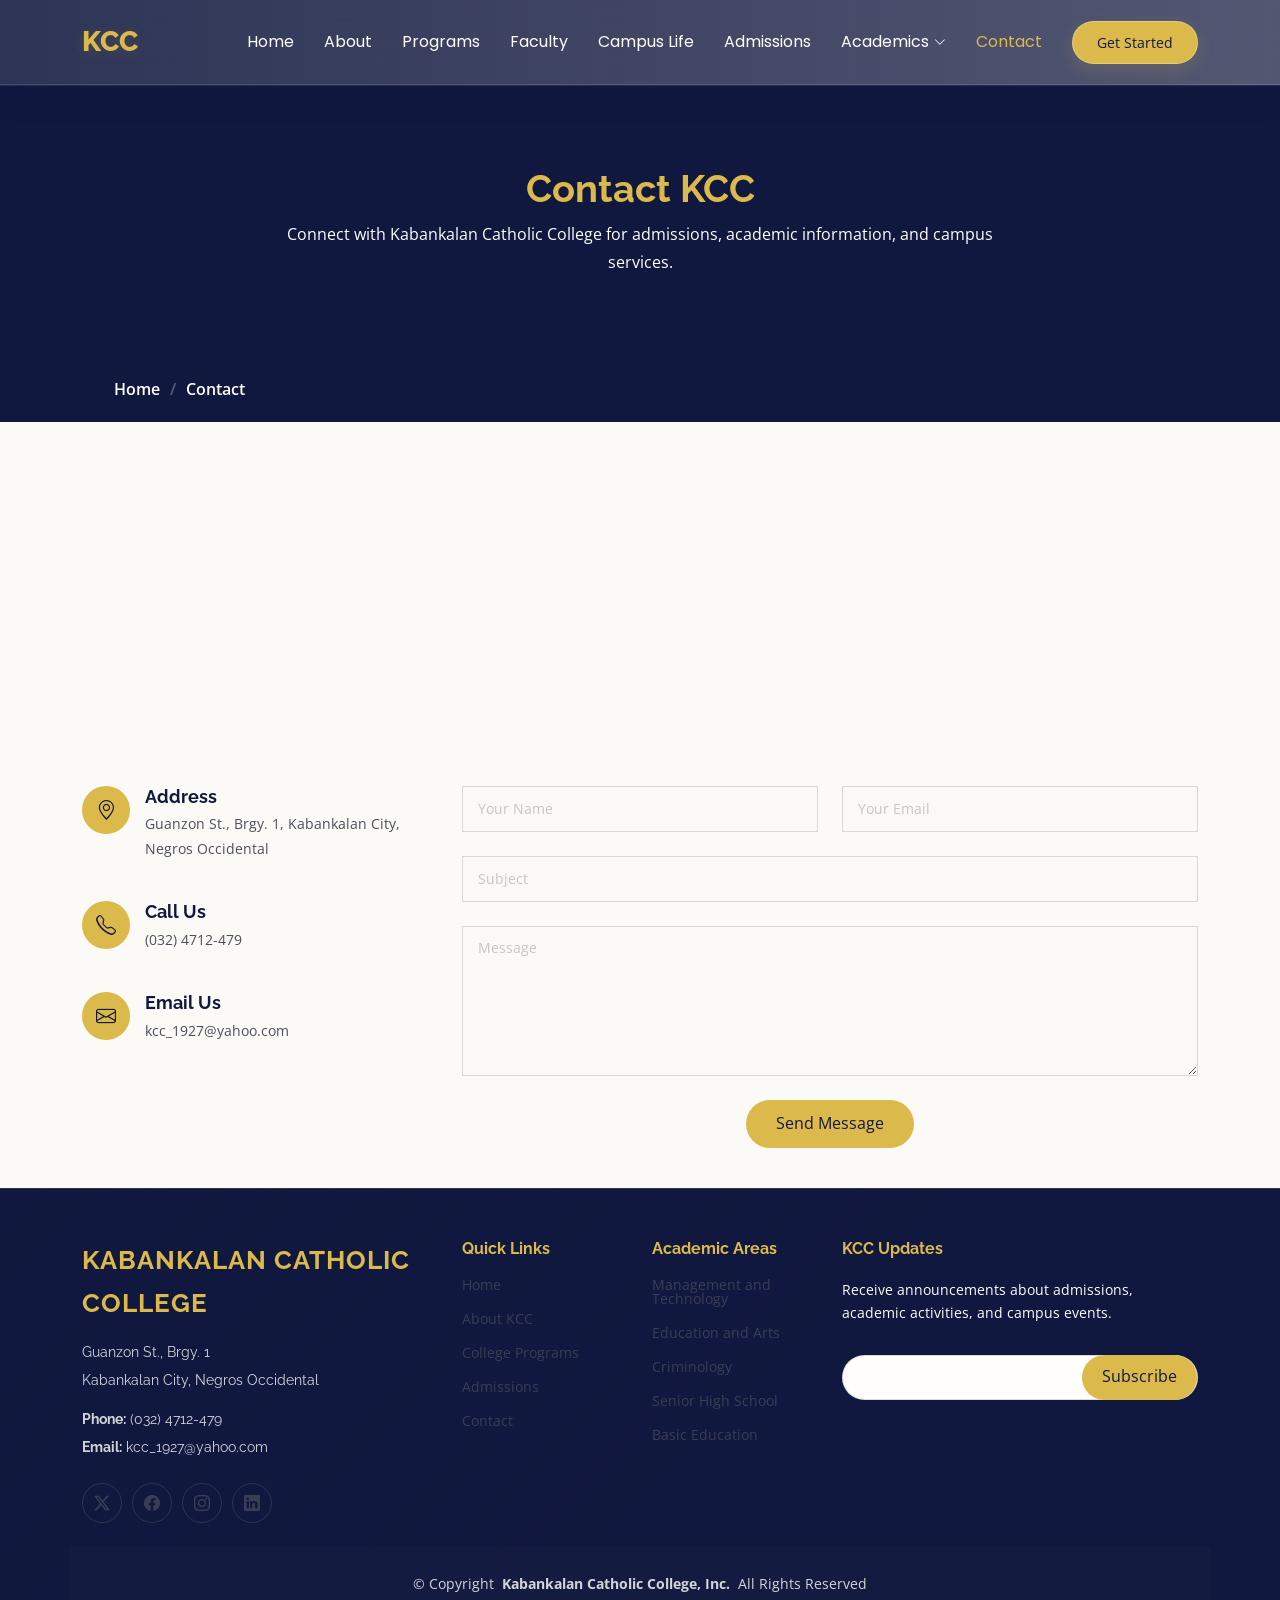
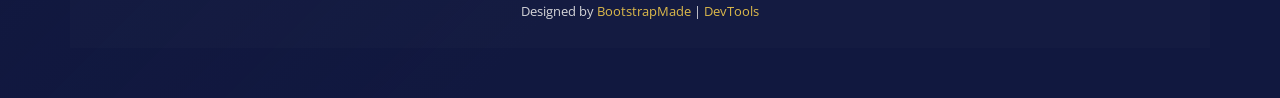
<file: contact.html>
<!DOCTYPE html>
<html lang="en">

<head>
  <meta charset="utf-8">
  <meta content="width=device-width, initial-scale=1.0" name="viewport">
  <title>Contact KCC | Kabankalan Catholic College</title>
  <meta name="description" content="">
  <meta name="keywords" content="">

  <!-- Favicons -->
  <link href="assets/img/favicon.png" rel="icon">
  <link href="assets/img/apple-touch-icon.png" rel="apple-touch-icon">

  <!-- Fonts -->
  <link href="https://fonts.googleapis.com" rel="preconnect">
  <link href="https://fonts.gstatic.com" rel="preconnect" crossorigin>
  <link
    href="https://fonts.googleapis.com/css2?family=Open+Sans:ital,wght@0,300;0,400;0,500;0,600;0,700;0,800;1,300;1,400;1,500;1,600;1,700;1,800&family=Poppins:ital,wght@0,100;0,200;0,300;0,400;0,500;0,600;0,700;0,800;0,900;1,100;1,200;1,300;1,400;1,500;1,600;1,700;1,800;1,900&family=Raleway:ital,wght@0,100;0,200;0,300;0,400;0,500;0,600;0,700;0,800;0,900;1,100;1,200;1,300;1,400;1,500;1,600;1,700;1,800;1,900&display=swap"
    rel="stylesheet">

  <!-- Vendor CSS Files -->
  <link href="assets/vendor/bootstrap/css/bootstrap.min.css" rel="stylesheet">
  <link href="assets/vendor/bootstrap-icons/bootstrap-icons.css" rel="stylesheet">
  <link href="assets/vendor/aos/aos.css" rel="stylesheet">
  <link href="assets/vendor/glightbox/css/glightbox.min.css" rel="stylesheet">
  <link href="assets/vendor/swiper/swiper-bundle.min.css" rel="stylesheet">

  <!-- Main CSS File -->
  <link href="assets/css/main.css" rel="stylesheet">

  <!-- =======================================================
  * Template Name: Mentor
  * Template URL: https://bootstrapmade.com/mentor-free-education-bootstrap-theme/
  * Updated: Jul 07 2025 with Bootstrap v5.3.7
  * Author: BootstrapMade.com
  * License: https://bootstrapmade.com/license/
  ======================================================== -->
</head>

<body class="contact-page">

  <header id="header" class="header d-flex align-items-center sticky-top">
    <div class="container-fluid container-xl position-relative d-flex align-items-center">

      <a href="index.html" class="logo d-flex align-items-center me-auto">
        <!-- Uncomment the line below if you also wish to use an image logo -->
        <!-- <img src="assets/img/logo.webp" alt=""> -->
        <h1 class="sitename">KCC</h1>
      </a>

      <nav id="navmenu" class="navmenu">
        <ul>
          <li><a href="index.html">Home<br></a></li>
          <li><a href="about.html">About</a></li>
          <li><a href="courses.html">Programs</a></li>
          <li><a href="trainers.html">Faculty</a></li>
          <li><a href="events.html">Campus Life</a></li>
          <li><a href="pricing.html">Admissions</a></li>
          <li class="dropdown"><a href="#"><span>Academics</span> <i class="bi bi-chevron-down toggle-dropdown"></i></a>
            <ul>
              <li><a href="courses.html">College Programs</a></li>
              <li class="dropdown"><a href="#"><span>Academic Departments</span> <i
                    class="bi bi-chevron-down toggle-dropdown"></i></a>
                <ul>
                  <li><a href="#">College Departments</a></li>
                  <li><a href="#">Senior High Strands</a></li>
                  <li><a href="#">Elementary and Junior High</a></li>
                  <li><a href="#">Enrollment Requirements</a></li>
                  <li><a href="#">College of Theology</a></li>
                </ul>
              </li>
              <li><a href="#">Senior High School</a></li>
              <li><a href="#">Basic Education</a></li>
              <li><a href="pricing.html">Admissions</a></li>
            </ul>
          </li>
          <li><a href="contact.html" class="active">Contact</a></li>
        </ul>
        <i class="mobile-nav-toggle d-xl-none bi bi-list"></i>
      </nav>

      <a class="btn-getstarted" href="courses.html">Get Started</a>

    </div>
  </header>

  <main class="main">

    <!-- Page Title -->
    <div class="page-title" data-aos="fade">
      <div class="heading">
        <div class="container">
          <div class="row d-flex justify-content-center text-center">
            <div class="col-lg-8">
              <h1>Contact KCC</h1>
              <p class="mb-0">Connect with Kabankalan Catholic College for admissions, academic information, and campus services.</p>
            </div>
          </div>
        </div>
      </div>
      <nav class="breadcrumbs">
        <div class="container">
          <ol>
            <li><a href="index.html">Home</a></li>
            <li class="current">Contact</li>
          </ol>
        </div>
      </nav>
    </div><!-- End Page Title -->

    <!-- Contact Section -->
    <section id="contact" class="contact section">

      <div class="mb-5" data-aos="fade-up" data-aos-delay="200">
        <iframe style="border:0; width: 100%; height: 300px;"
          src="https://www.google.com/maps/embed?pb=!1m14!1m8!1m3!1d48389.78314118045!2d-74.006138!3d40.710059!3m2!1i1024!2i768!4f13.1!3m3!1m2!1s0x89c25a22a3bda30d%3A0xb89d1fe6bc499443!2sDowntown%20Conference%20Center!5e0!3m2!1sen!2sus!4v1676961268712!5m2!1sen!2sus"
          frameborder="0" allowfullscreen="" loading="lazy" referrerpolicy="no-referrer-when-downgrade"></iframe>
      </div><!-- End Google Maps -->

      <div class="container" data-aos="fade-up" data-aos-delay="100">

        <div class="row gy-4">

          <div class="col-lg-4">
            <div class="info-item d-flex" data-aos="fade-up" data-aos-delay="300">
              <i class="bi bi-geo-alt flex-shrink-0"></i>
              <div>
                <h3>Address</h3>
                <p>Guanzon St., Brgy. 1, Kabankalan City, Negros Occidental</p>
              </div>
            </div><!-- End Info Item -->

            <div class="info-item d-flex" data-aos="fade-up" data-aos-delay="400">
              <i class="bi bi-telephone flex-shrink-0"></i>
              <div>
                <h3>Call Us</h3>
                <p>(032) 4712-479</p>
              </div>
            </div><!-- End Info Item -->

            <div class="info-item d-flex" data-aos="fade-up" data-aos-delay="500">
              <i class="bi bi-envelope flex-shrink-0"></i>
              <div>
                <h3>Email Us</h3>
                <p>kcc_1927@yahoo.com</p>
              </div>
            </div><!-- End Info Item -->

          </div>

          <div class="col-lg-8">
            <form action="#" method="post" class="email-form" data-aos="fade-up" data-aos-delay="200">
              <div class="row gy-4">

                <div class="col-md-6">
                  <input type="text" name="name" class="form-control" placeholder="Your Name" required="">
                </div>

                <div class="col-md-6 ">
                  <input type="email" class="form-control" name="email" placeholder="Your Email" required="">
                </div>

                <div class="col-md-12">
                  <input type="text" class="form-control" name="subject" placeholder="Subject" required="">
                </div>

                <div class="col-md-12">
                  <textarea class="form-control" name="message" rows="6" placeholder="Message" required=""></textarea>
                </div>

                <div class="col-md-12 text-center">
                  <div class="loading">Loading</div>
                  <div class="error-message"></div>
                  <div class="sent-message">Your message has been sent. Thank you!</div>

                  <button type="submit">Send Message</button>
                </div>

              </div>
            </form>
          </div><!-- End Contact Form -->

        </div>

      </div>

    </section><!-- /Contact Section -->

  </main>

  <footer id="footer" class="footer position-relative light-background">

    <div class="container footer-top">
      <div class="row gy-4">
        <div class="col-lg-4 col-md-6 footer-about">
          <a href="index.html" class="logo d-flex align-items-center">
            <span class="sitename">KABANKALAN CATHOLIC COLLEGE</span>
          </a>
          <div class="footer-contact pt-3">
            <p>Guanzon St., Brgy. 1</p>
            <p>Kabankalan City, Negros Occidental</p>
            <p class="mt-3"><strong>Phone:</strong> <span>(032) 4712-479</span></p>
            <p><strong>Email:</strong> <span>kcc_1927@yahoo.com</span></p>
          </div>
          <div class="social-links d-flex mt-4">
            <a href=""><i class="bi bi-twitter-x"></i></a>
            <a href=""><i class="bi bi-facebook"></i></a>
            <a href=""><i class="bi bi-instagram"></i></a>
            <a href=""><i class="bi bi-linkedin"></i></a>
          </div>
        </div>

        <div class="col-lg-2 col-md-3 footer-links">
          <h4>Quick Links</h4>
          <ul>
            <li><a href="index.html">Home</a></li>
            <li><a href="about.html">About KCC</a></li>
            <li><a href="courses.html">College Programs</a></li>
            <li><a href="pricing.html">Admissions</a></li>
            <li><a href="contact.html">Contact</a></li>
          </ul>
        </div>

        <div class="col-lg-2 col-md-3 footer-links">
          <h4>Academic Areas</h4>
          <ul>
            <li><a href="courses.html">Management and Technology</a></li>
            <li><a href="courses.html">Education and Arts</a></li>
            <li><a href="courses.html">Criminology</a></li>
            <li><a href="#">Senior High School</a></li>
            <li><a href="#">Basic Education</a></li>
          </ul>
        </div>

        <div class="col-lg-4 col-md-12 footer-newsletter">
          <h4>KCC Updates</h4>
          <p>Receive announcements about admissions, academic activities, and campus events.</p>
          <form action="#" method="post" class="email-form">
            <div class="newsletter-form"><input type="email" name="email"><input type="submit" value="Subscribe"></div>
            <div class="loading">Loading</div>
            <div class="error-message"></div>
            <div class="sent-message">Your subscription request has been sent. Thank you!</div>
          </form>
        </div>

      </div>
    </div>

    <div class="container copyright text-center mt-4">
      <p>© <span>Copyright</span> <strong class="px-1 sitename">Kabankalan Catholic College, Inc.</strong> <span>All Rights Reserved</span></p>
      <div class="credits">
        <!-- All the links in the footer should remain intact. -->
        <!-- You can delete the links only if you've purchased the pro version. -->
        <!-- Licensing information: https://bootstrapmade.com/license/ -->
        Designed by <a href="https://bootstrapmade.com/">BootstrapMade</a> | <a
          href="https://bootstrapmade.com/tools/">DevTools</a>
      </div>
    </div>

  </footer>

  <!-- Scroll Top -->
  <a href="#" id="scroll-top" class="scroll-top d-flex align-items-center justify-content-center"><i
      class="bi bi-arrow-up-short"></i></a>

  <!-- Preloader -->
  <div id="preloader"></div>

  <!-- Vendor JS Files -->
  <script src="assets/vendor/bootstrap/js/bootstrap.bundle.min.js"></script>
  <script src="assets/vendor/aos/aos.js"></script>
  <script src="assets/vendor/glightbox/js/glightbox.min.js"></script>
  <script src="assets/vendor/purecounter/purecounter_vanilla.js"></script>
  <script src="assets/vendor/swiper/swiper-bundle.min.js"></script>

  <!-- Main JS File -->
  <script src="assets/js/main.js"></script>

</body>

</html>
</file>
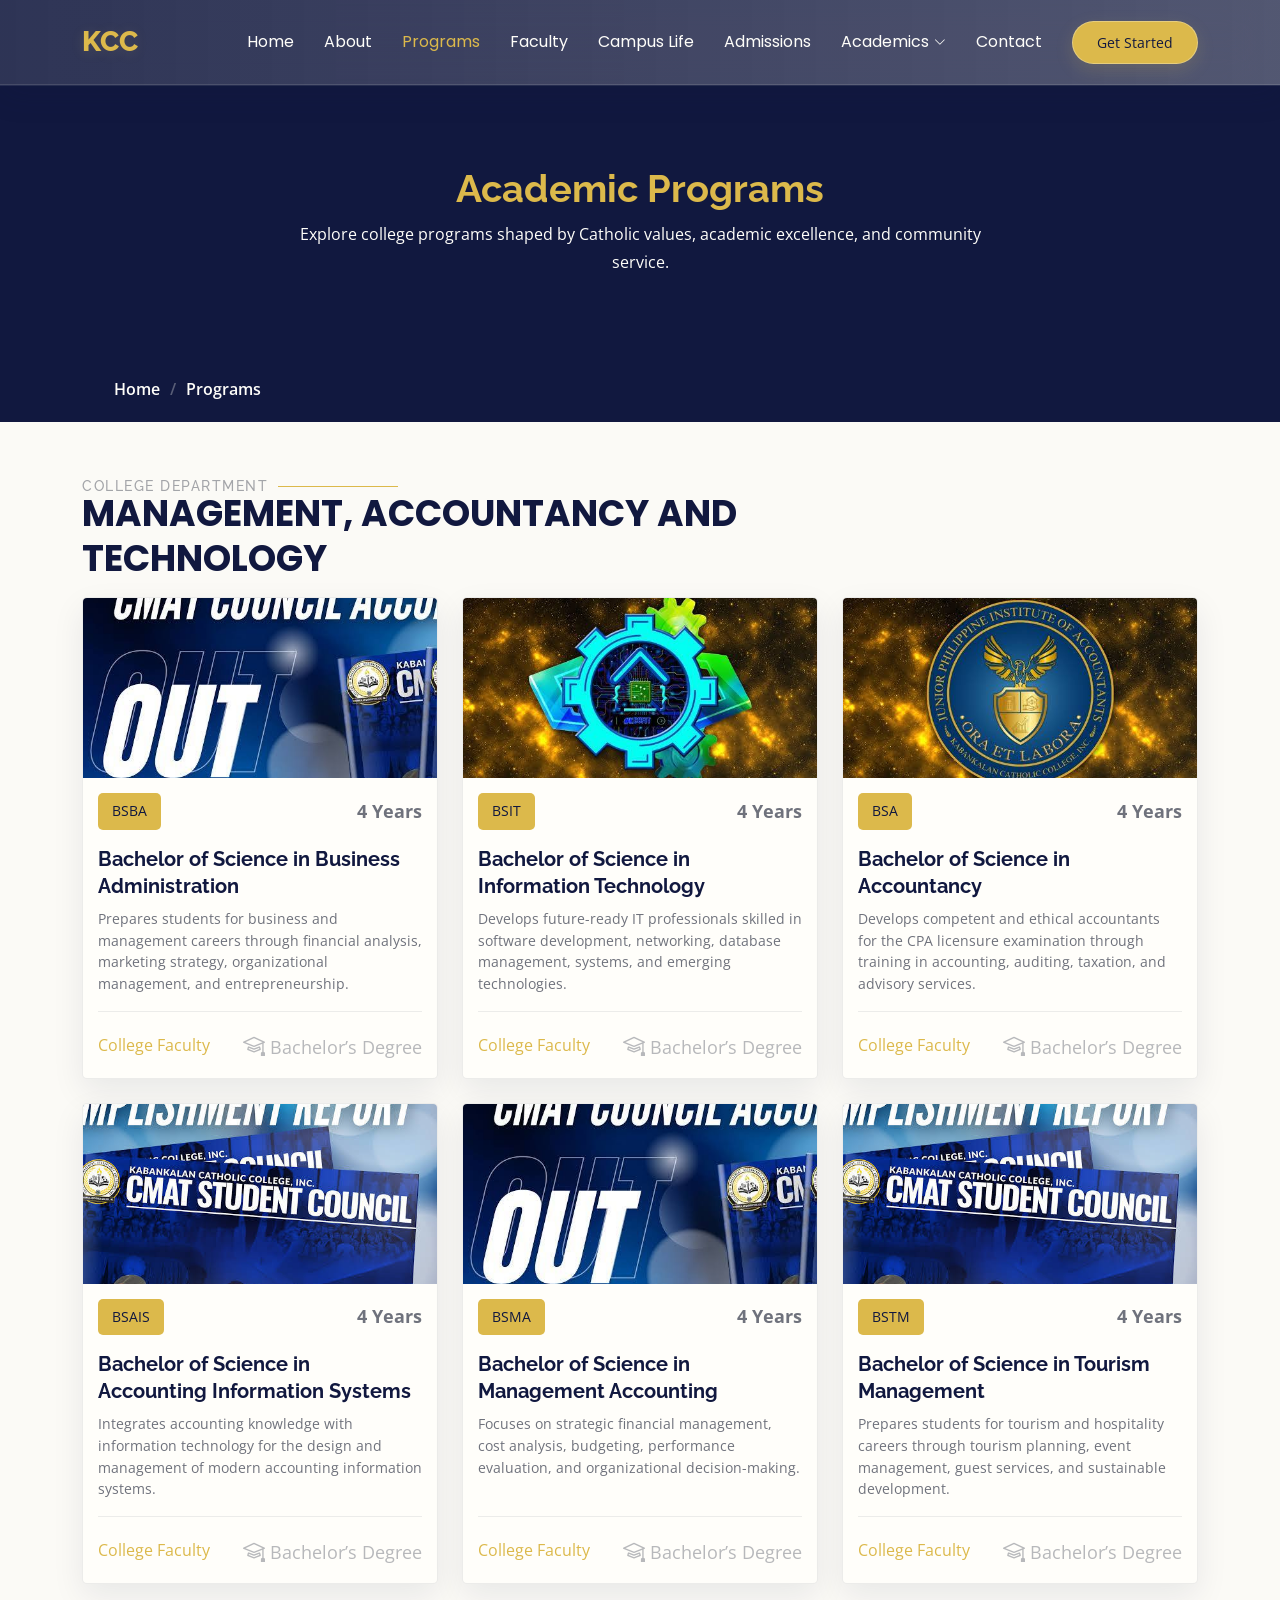
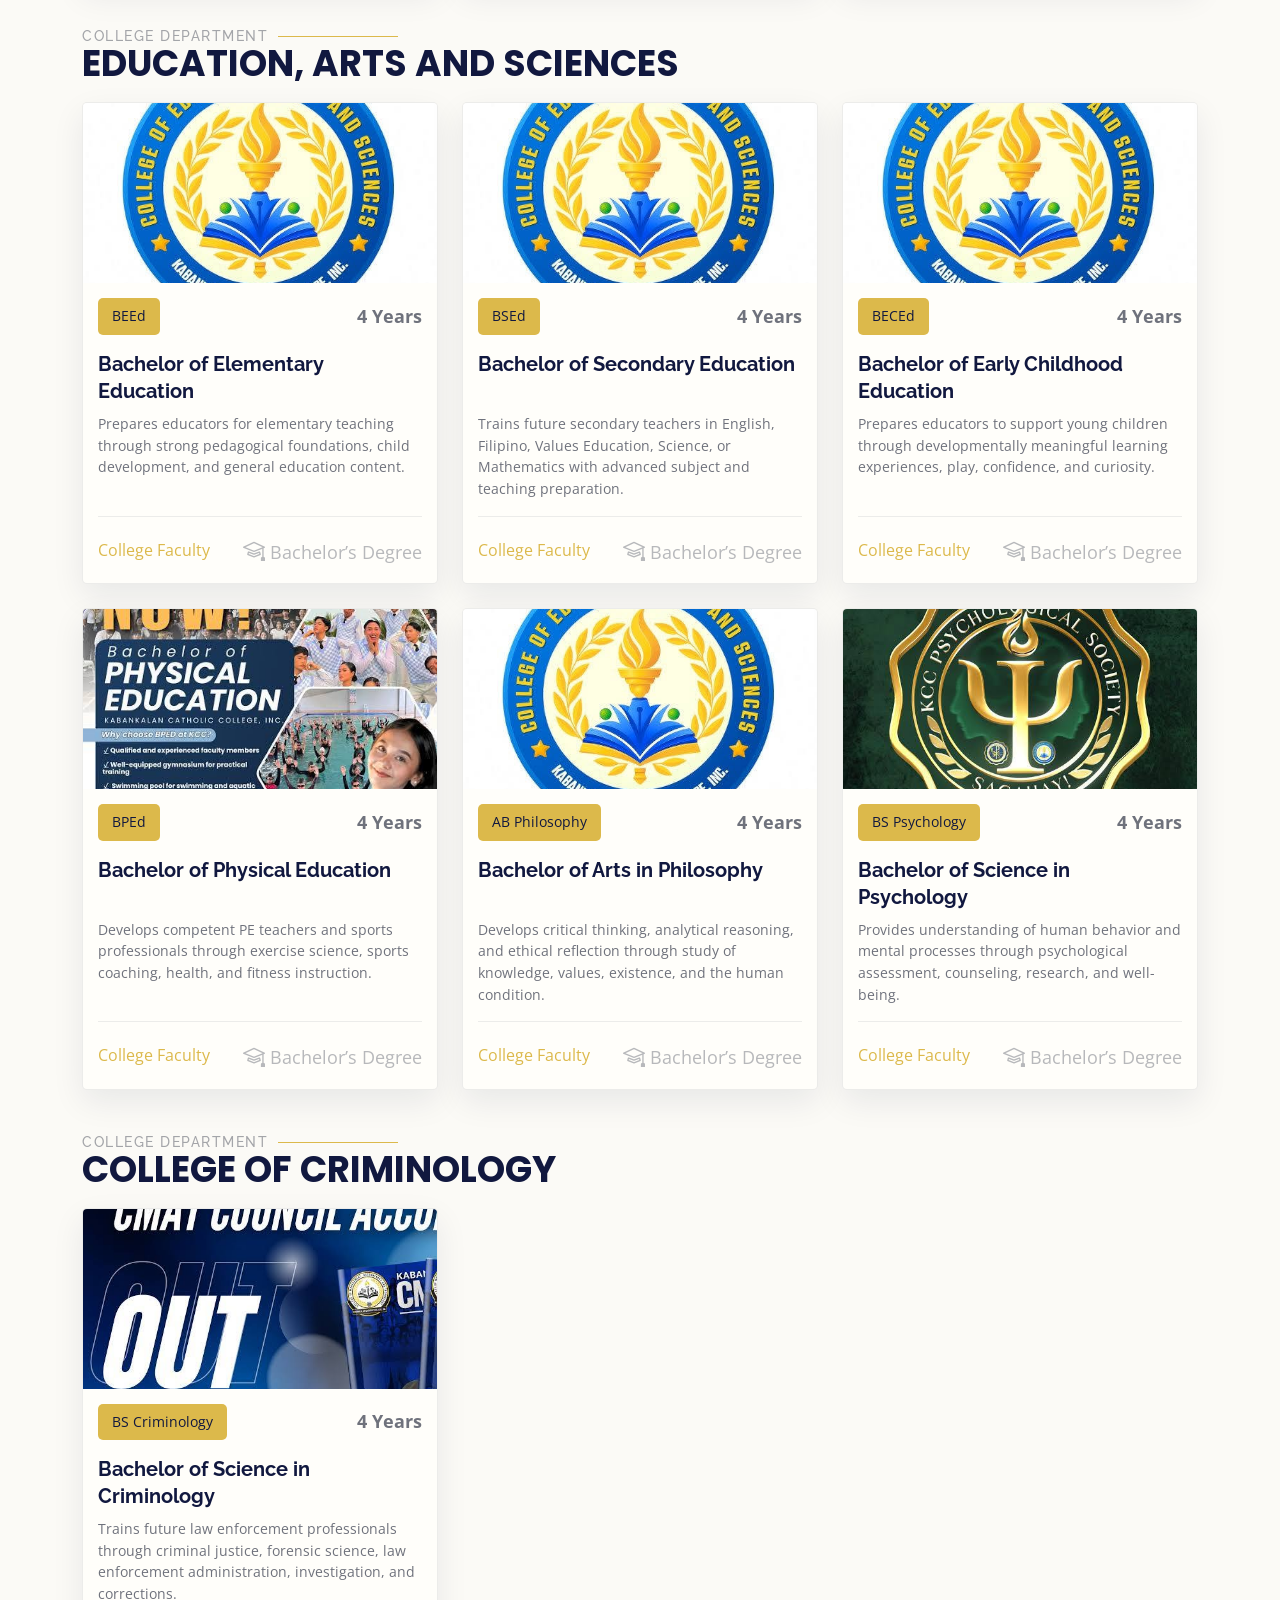
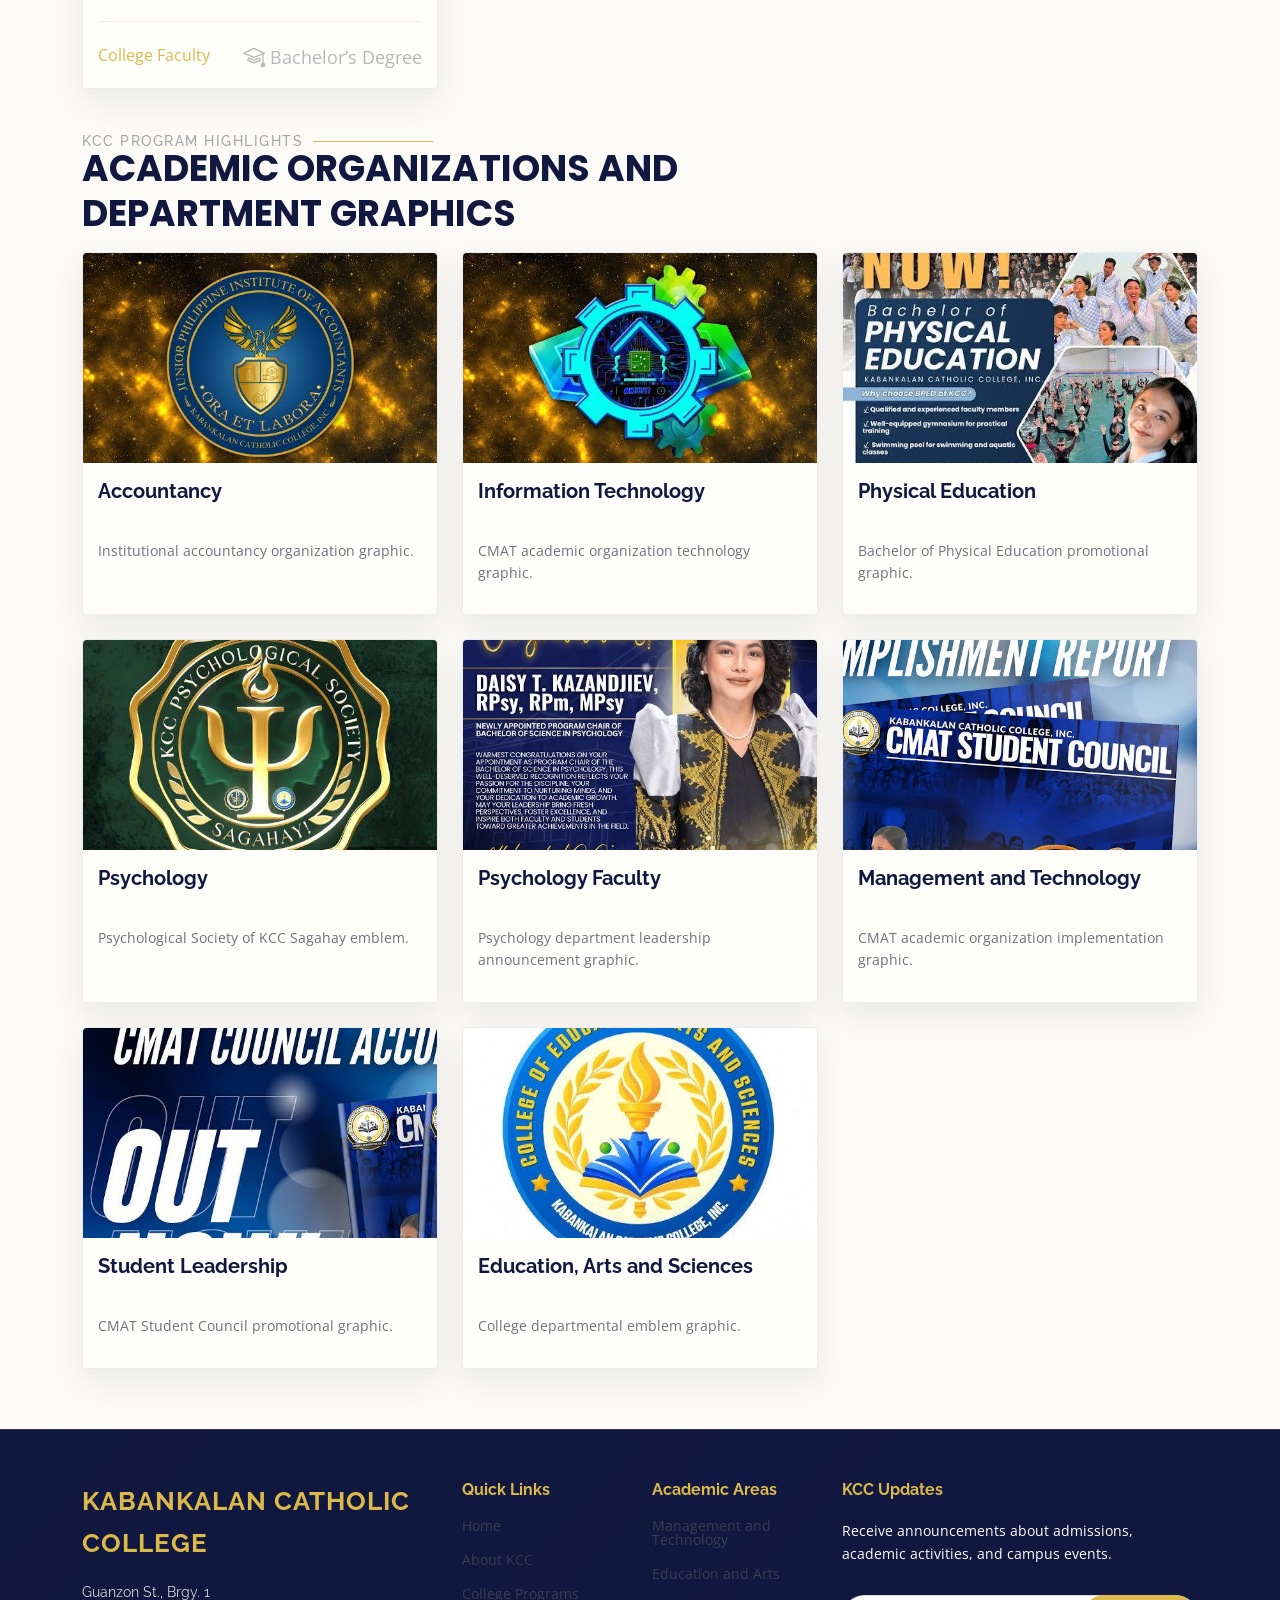
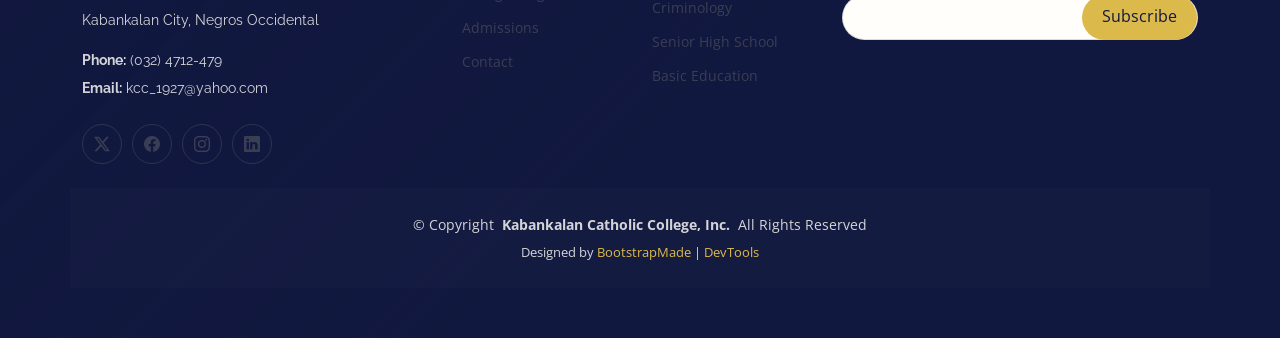
<file: courses.html>
<!DOCTYPE html>
<html lang="en">

<head>
  <meta charset="utf-8">
  <meta content="width=device-width, initial-scale=1.0" name="viewport">
  <title>Academic Programs | Kabankalan Catholic College</title>
  <meta name="description" content="">
  <meta name="keywords" content="">

  <!-- Favicons -->
  <link href="assets/img/favicon.png" rel="icon">
  <link href="assets/img/apple-touch-icon.png" rel="apple-touch-icon">

  <!-- Fonts -->
  <link href="https://fonts.googleapis.com" rel="preconnect">
  <link href="https://fonts.gstatic.com" rel="preconnect" crossorigin>
  <link
    href="https://fonts.googleapis.com/css2?family=Open+Sans:ital,wght@0,300;0,400;0,500;0,600;0,700;0,800;1,300;1,400;1,500;1,600;1,700;1,800&family=Poppins:ital,wght@0,100;0,200;0,300;0,400;0,500;0,600;0,700;0,800;0,900;1,100;1,200;1,300;1,400;1,500;1,600;1,700;1,800;1,900&family=Raleway:ital,wght@0,100;0,200;0,300;0,400;0,500;0,600;0,700;0,800;0,900;1,100;1,200;1,300;1,400;1,500;1,600;1,700;1,800;1,900&display=swap"
    rel="stylesheet">

  <!-- Vendor CSS Files -->
  <link href="assets/vendor/bootstrap/css/bootstrap.min.css" rel="stylesheet">
  <link href="assets/vendor/bootstrap-icons/bootstrap-icons.css" rel="stylesheet">
  <link href="assets/vendor/aos/aos.css" rel="stylesheet">
  <link href="assets/vendor/glightbox/css/glightbox.min.css" rel="stylesheet">
  <link href="assets/vendor/swiper/swiper-bundle.min.css" rel="stylesheet">

  <!-- Main CSS File -->
  <link href="assets/css/main.css" rel="stylesheet">

  <!-- =======================================================
  * Template Name: Mentor
  * Template URL: https://bootstrapmade.com/mentor-free-education-bootstrap-theme/
  * Updated: Jul 07 2025 with Bootstrap v5.3.7
  * Author: BootstrapMade.com
  * License: https://bootstrapmade.com/license/
  ======================================================== -->
</head>

<body class="courses-page">

  <header id="header" class="header d-flex align-items-center sticky-top">
    <div class="container-fluid container-xl position-relative d-flex align-items-center">

      <a href="index.html" class="logo d-flex align-items-center me-auto">
        <!-- Uncomment the line below if you also wish to use an image logo -->
        <!-- <img src="assets/img/logo.webp" alt=""> -->
        <h1 class="sitename">KCC</h1>
      </a>

      <nav id="navmenu" class="navmenu">
        <ul>
          <li><a href="index.html">Home<br></a></li>
          <li><a href="about.html">About</a></li>
          <li><a href="courses.html" class="active">Programs</a></li>
          <li><a href="trainers.html">Faculty</a></li>
          <li><a href="events.html">Campus Life</a></li>
          <li><a href="pricing.html">Admissions</a></li>
          <li class="dropdown"><a href="#"><span>Academics</span> <i class="bi bi-chevron-down toggle-dropdown"></i></a>
            <ul>
              <li><a href="courses.html">College Programs</a></li>
              <li class="dropdown"><a href="#"><span>Academic Departments</span> <i
                    class="bi bi-chevron-down toggle-dropdown"></i></a>
                <ul>
                  <li><a href="#">College Departments</a></li>
                  <li><a href="#">Senior High Strands</a></li>
                  <li><a href="#">Elementary and Junior High</a></li>
                  <li><a href="#">Enrollment Requirements</a></li>
                  <li><a href="#">College of Theology</a></li>
                </ul>
              </li>
              <li><a href="#">Senior High School</a></li>
              <li><a href="#">Basic Education</a></li>
              <li><a href="pricing.html">Admissions</a></li>
            </ul>
          </li>
          <li><a href="contact.html">Contact</a></li>
        </ul>
        <i class="mobile-nav-toggle d-xl-none bi bi-list"></i>
      </nav>

      <a class="btn-getstarted" href="courses.html">Get Started</a>

    </div>
  </header>

  <main class="main">

    <!-- Page Title -->
    <div class="page-title" data-aos="fade">
      <div class="heading">
        <div class="container">
          <div class="row d-flex justify-content-center text-center">
            <div class="col-lg-8">
              <h1>Academic Programs</h1>
              <p class="mb-0">Explore college programs shaped by Catholic values, academic excellence, and community service.</p>
            </div>
          </div>
        </div>
      </div>
      <nav class="breadcrumbs">
        <div class="container">
          <ol>
            <li><a href="index.html">Home</a></li>
            <li class="current">Programs</li>
          </ol>
        </div>
      </nav>
    </div><!-- End Page Title -->

    <!-- Courses Section -->
    <section id="courses" class="courses section">

      <div class="container">

        <div class="program-department" data-aos="fade-up">
          <div class="section-title pb-3">
            <h2>College Department</h2>
            <p>Management, Accountancy and Technology</p>
          </div>

          <div class="row gy-4">
            <div class="col-lg-4 col-md-6 d-flex align-items-stretch">
              <div class="course-item">
                <img src="assets/img/source-image/image copy.png" class="img-fluid" alt="CMAT Student Council promotional graphic">
                <div class="course-content">
                  <div class="d-flex justify-content-between align-items-center mb-3"><p class="category">BSBA</p><p class="price">4 Years</p></div>
                  <h3><a href="course-details.html">Bachelor of Science in Business Administration</a></h3>
                  <p class="description">Prepares students for business and management careers through financial analysis, marketing strategy, organizational management, and entrepreneurship.</p>
                  <div class="trainer d-flex justify-content-between align-items-center"><a href="trainers.html" class="trainer-link">College Faculty</a><div class="trainer-rank"><i class="bi bi-mortarboard user-icon"></i> Bachelor’s Degree</div></div>
                </div>
              </div>
            </div>

            <div class="col-lg-4 col-md-6 d-flex align-items-stretch">
              <div class="course-item">
                <img src="assets/img/source-image/image copy 2.png" class="img-fluid" alt="Bachelor of Science in Information Technology graphic">
                <div class="course-content">
                  <div class="d-flex justify-content-between align-items-center mb-3"><p class="category">BSIT</p><p class="price">4 Years</p></div>
                  <h3><a href="course-details.html">Bachelor of Science in Information Technology</a></h3>
                  <p class="description">Develops future-ready IT professionals skilled in software development, networking, database management, systems, and emerging technologies.</p>
                  <div class="trainer d-flex justify-content-between align-items-center"><a href="trainers.html" class="trainer-link">College Faculty</a><div class="trainer-rank"><i class="bi bi-mortarboard user-icon"></i> Bachelor’s Degree</div></div>
                </div>
              </div>
            </div>

            <div class="col-lg-4 col-md-6 d-flex align-items-stretch">
              <div class="course-item">
                <img src="assets/img/source-image/image.png" class="img-fluid" alt="Junior Philippine Institute of Accountants graphic">
                <div class="course-content">
                  <div class="d-flex justify-content-between align-items-center mb-3"><p class="category">BSA</p><p class="price">4 Years</p></div>
                  <h3><a href="course-details.html">Bachelor of Science in Accountancy</a></h3>
                  <p class="description">Develops competent and ethical accountants for the CPA licensure examination through training in accounting, auditing, taxation, and advisory services.</p>
                  <div class="trainer d-flex justify-content-between align-items-center"><a href="trainers.html" class="trainer-link">College Faculty</a><div class="trainer-rank"><i class="bi bi-mortarboard user-icon"></i> Bachelor’s Degree</div></div>
                </div>
              </div>
            </div>

            <div class="col-lg-4 col-md-6 d-flex align-items-stretch">
              <div class="course-item">
                <img src="assets/img/source-image/image copy 3.png" class="img-fluid" alt="CMAT academic organization implementation report graphic">
                <div class="course-content">
                  <div class="d-flex justify-content-between align-items-center mb-3"><p class="category">BSAIS</p><p class="price">4 Years</p></div>
                  <h3><a href="course-details.html">Bachelor of Science in Accounting Information Systems</a></h3>
                  <p class="description">Integrates accounting knowledge with information technology for the design and management of modern accounting information systems.</p>
                  <div class="trainer d-flex justify-content-between align-items-center"><a href="trainers.html" class="trainer-link">College Faculty</a><div class="trainer-rank"><i class="bi bi-mortarboard user-icon"></i> Bachelor’s Degree</div></div>
                </div>
              </div>
            </div>

            <div class="col-lg-4 col-md-6 d-flex align-items-stretch">
              <div class="course-item">
                <img src="assets/img/source-image/image copy.png" class="img-fluid" alt="CMAT Student Council graphic">
                <div class="course-content">
                  <div class="d-flex justify-content-between align-items-center mb-3"><p class="category">BSMA</p><p class="price">4 Years</p></div>
                  <h3><a href="course-details.html">Bachelor of Science in Management Accounting</a></h3>
                  <p class="description">Focuses on strategic financial management, cost analysis, budgeting, performance evaluation, and organizational decision-making.</p>
                  <div class="trainer d-flex justify-content-between align-items-center"><a href="trainers.html" class="trainer-link">College Faculty</a><div class="trainer-rank"><i class="bi bi-mortarboard user-icon"></i> Bachelor’s Degree</div></div>
                </div>
              </div>
            </div>

            <div class="col-lg-4 col-md-6 d-flex align-items-stretch">
              <div class="course-item">
                <img src="assets/img/source-image/image copy 3.png" class="img-fluid" alt="CMAT academic organization graphic">
                <div class="course-content">
                  <div class="d-flex justify-content-between align-items-center mb-3"><p class="category">BSTM</p><p class="price">4 Years</p></div>
                  <h3><a href="course-details.html">Bachelor of Science in Tourism Management</a></h3>
                  <p class="description">Prepares students for tourism and hospitality careers through tourism planning, event management, guest services, and sustainable development.</p>
                  <div class="trainer d-flex justify-content-between align-items-center"><a href="trainers.html" class="trainer-link">College Faculty</a><div class="trainer-rank"><i class="bi bi-mortarboard user-icon"></i> Bachelor’s Degree</div></div>
                </div>
              </div>
            </div>
          </div>
        </div>

        <div class="program-department mt-5" data-aos="fade-up">
          <div class="section-title pb-3">
            <h2>College Department</h2>
            <p>Education, Arts and Sciences</p>
          </div>

          <div class="row gy-4">
            <div class="col-lg-4 col-md-6 d-flex align-items-stretch"><div class="course-item"><img src="assets/img/source-image/image copy 4.png" class="img-fluid" alt="College of Education Arts and Sciences emblem"><div class="course-content"><div class="d-flex justify-content-between align-items-center mb-3"><p class="category">BEEd</p><p class="price">4 Years</p></div><h3><a href="course-details.html">Bachelor of Elementary Education</a></h3><p class="description">Prepares educators for elementary teaching through strong pedagogical foundations, child development, and general education content.</p><div class="trainer d-flex justify-content-between align-items-center"><a href="trainers.html" class="trainer-link">College Faculty</a><div class="trainer-rank"><i class="bi bi-mortarboard user-icon"></i> Bachelor’s Degree</div></div></div></div></div>

            <div class="col-lg-4 col-md-6 d-flex align-items-stretch"><div class="course-item"><img src="assets/img/source-image/image copy 4.png" class="img-fluid" alt="College of Education Arts and Sciences emblem"><div class="course-content"><div class="d-flex justify-content-between align-items-center mb-3"><p class="category">BSEd</p><p class="price">4 Years</p></div><h3><a href="course-details.html">Bachelor of Secondary Education</a></h3><p class="description">Trains future secondary teachers in English, Filipino, Values Education, Science, or Mathematics with advanced subject and teaching preparation.</p><div class="trainer d-flex justify-content-between align-items-center"><a href="trainers.html" class="trainer-link">College Faculty</a><div class="trainer-rank"><i class="bi bi-mortarboard user-icon"></i> Bachelor’s Degree</div></div></div></div></div>

            <div class="col-lg-4 col-md-6 d-flex align-items-stretch"><div class="course-item"><img src="assets/img/source-image/image copy 4.png" class="img-fluid" alt="College of Education Arts and Sciences emblem"><div class="course-content"><div class="d-flex justify-content-between align-items-center mb-3"><p class="category">BECEd</p><p class="price">4 Years</p></div><h3><a href="course-details.html">Bachelor of Early Childhood Education</a></h3><p class="description">Prepares educators to support young children through developmentally meaningful learning experiences, play, confidence, and curiosity.</p><div class="trainer d-flex justify-content-between align-items-center"><a href="trainers.html" class="trainer-link">College Faculty</a><div class="trainer-rank"><i class="bi bi-mortarboard user-icon"></i> Bachelor’s Degree</div></div></div></div></div>

            <div class="col-lg-4 col-md-6 d-flex align-items-stretch"><div class="course-item"><img src="assets/img/source-image/image copy 5.png" class="img-fluid" alt="Bachelor of Physical Education promotional graphic"><div class="course-content"><div class="d-flex justify-content-between align-items-center mb-3"><p class="category">BPEd</p><p class="price">4 Years</p></div><h3><a href="course-details.html">Bachelor of Physical Education</a></h3><p class="description">Develops competent PE teachers and sports professionals through exercise science, sports coaching, health, and fitness instruction.</p><div class="trainer d-flex justify-content-between align-items-center"><a href="trainers.html" class="trainer-link">College Faculty</a><div class="trainer-rank"><i class="bi bi-mortarboard user-icon"></i> Bachelor’s Degree</div></div></div></div></div>

            <div class="col-lg-4 col-md-6 d-flex align-items-stretch"><div class="course-item"><img src="assets/img/source-image/image copy 4.png" class="img-fluid" alt="College of Education Arts and Sciences emblem"><div class="course-content"><div class="d-flex justify-content-between align-items-center mb-3"><p class="category">AB Philosophy</p><p class="price">4 Years</p></div><h3><a href="course-details.html">Bachelor of Arts in Philosophy</a></h3><p class="description">Develops critical thinking, analytical reasoning, and ethical reflection through study of knowledge, values, existence, and the human condition.</p><div class="trainer d-flex justify-content-between align-items-center"><a href="trainers.html" class="trainer-link">College Faculty</a><div class="trainer-rank"><i class="bi bi-mortarboard user-icon"></i> Bachelor’s Degree</div></div></div></div></div>

            <div class="col-lg-4 col-md-6 d-flex align-items-stretch"><div class="course-item"><img src="assets/img/source-image/image copy 6.png" class="img-fluid" alt="Psychological Society of KCC graphic"><div class="course-content"><div class="d-flex justify-content-between align-items-center mb-3"><p class="category">BS Psychology</p><p class="price">4 Years</p></div><h3><a href="course-details.html">Bachelor of Science in Psychology</a></h3><p class="description">Provides understanding of human behavior and mental processes through psychological assessment, counseling, research, and well-being.</p><div class="trainer d-flex justify-content-between align-items-center"><a href="trainers.html" class="trainer-link">College Faculty</a><div class="trainer-rank"><i class="bi bi-mortarboard user-icon"></i> Bachelor’s Degree</div></div></div></div></div>
          </div>
        </div>

        <div class="program-department mt-5" data-aos="fade-up">
          <div class="section-title pb-3">
            <h2>College Department</h2>
            <p>College of Criminology</p>
          </div>

          <div class="row gy-4">
            <div class="col-lg-4 col-md-6 d-flex align-items-stretch"><div class="course-item"><img src="assets/img/source-image/image copy.png" class="img-fluid" alt="KCC student leadership and campus graphic"><div class="course-content"><div class="d-flex justify-content-between align-items-center mb-3"><p class="category">BS Criminology</p><p class="price">4 Years</p></div><h3><a href="course-details.html">Bachelor of Science in Criminology</a></h3><p class="description">Trains future law enforcement professionals through criminal justice, forensic science, law enforcement administration, investigation, and corrections.</p><div class="trainer d-flex justify-content-between align-items-center"><a href="trainers.html" class="trainer-link">College Faculty</a><div class="trainer-rank"><i class="bi bi-mortarboard user-icon"></i> Bachelor’s Degree</div></div></div></div></div>
          </div>
        </div>

        <div class="program-gallery mt-5" data-aos="fade-up">
          <div class="section-title pb-3">
            <h2>KCC Program Highlights</h2>
            <p>Academic Organizations and Department Graphics</p>
          </div>
          <div class="row gy-4">
            <div class="col-lg-4 col-md-6"><figure class="course-item mb-0"><img src="assets/img/source-image/image.png" class="img-fluid" alt="Junior Philippine Institute of Accountants"><div class="course-content"><h3>Accountancy</h3><p class="description">Institutional accountancy organization graphic.</p></div></figure></div>
            <div class="col-lg-4 col-md-6"><figure class="course-item mb-0"><img src="assets/img/source-image/image copy 2.png" class="img-fluid" alt="Information Technology program"><div class="course-content"><h3>Information Technology</h3><p class="description">CMAT academic organization technology graphic.</p></div></figure></div>
            <div class="col-lg-4 col-md-6"><figure class="course-item mb-0"><img src="assets/img/source-image/image copy 5.png" class="img-fluid" alt="Physical Education program"><div class="course-content"><h3>Physical Education</h3><p class="description">Bachelor of Physical Education promotional graphic.</p></div></figure></div>
            <div class="col-lg-4 col-md-6"><figure class="course-item mb-0"><img src="assets/img/source-image/image copy 6.png" class="img-fluid" alt="Psychological Society of KCC"><div class="course-content"><h3>Psychology</h3><p class="description">Psychological Society of KCC Sagahay emblem.</p></div></figure></div>
            <div class="col-lg-4 col-md-6"><figure class="course-item mb-0"><img src="assets/img/source-image/image copy 7.png" class="img-fluid" alt="KCC Psychology appointment"><div class="course-content"><h3>Psychology Faculty</h3><p class="description">Psychology department leadership announcement graphic.</p></div></figure></div>
            <div class="col-lg-4 col-md-6"><figure class="course-item mb-0"><img src="assets/img/source-image/image copy 3.png" class="img-fluid" alt="CMAT academic organizations"><div class="course-content"><h3>Management and Technology</h3><p class="description">CMAT academic organization implementation graphic.</p></div></figure></div>
            <div class="col-lg-4 col-md-6"><figure class="course-item mb-0"><img src="assets/img/source-image/image copy.png" class="img-fluid" alt="CMAT student council"><div class="course-content"><h3>Student Leadership</h3><p class="description">CMAT Student Council promotional graphic.</p></div></figure></div>
            <div class="col-lg-4 col-md-6"><figure class="course-item mb-0"><img src="assets/img/source-image/image copy 4.png" class="img-fluid" alt="College of Education Arts and Sciences"><div class="course-content"><h3>Education, Arts and Sciences</h3><p class="description">College departmental emblem graphic.</p></div></figure></div>
          </div>
        </div>

      </div>

    </section><!-- /Courses Section -->

  </main>

  <footer id="footer" class="footer position-relative light-background">

    <div class="container footer-top">
      <div class="row gy-4">
        <div class="col-lg-4 col-md-6 footer-about">
          <a href="index.html" class="logo d-flex align-items-center">
            <span class="sitename">KABANKALAN CATHOLIC COLLEGE</span>
          </a>
          <div class="footer-contact pt-3">
            <p>Guanzon St., Brgy. 1</p>
            <p>Kabankalan City, Negros Occidental</p>
            <p class="mt-3"><strong>Phone:</strong> <span>(032) 4712-479</span></p>
            <p><strong>Email:</strong> <span>kcc_1927@yahoo.com</span></p>
          </div>
          <div class="social-links d-flex mt-4">
            <a href=""><i class="bi bi-twitter-x"></i></a>
            <a href=""><i class="bi bi-facebook"></i></a>
            <a href=""><i class="bi bi-instagram"></i></a>
            <a href=""><i class="bi bi-linkedin"></i></a>
          </div>
        </div>

        <div class="col-lg-2 col-md-3 footer-links">
          <h4>Quick Links</h4>
          <ul>
            <li><a href="index.html">Home</a></li>
            <li><a href="about.html">About KCC</a></li>
            <li><a href="courses.html">College Programs</a></li>
            <li><a href="pricing.html">Admissions</a></li>
            <li><a href="contact.html">Contact</a></li>
          </ul>
        </div>

        <div class="col-lg-2 col-md-3 footer-links">
          <h4>Academic Areas</h4>
          <ul>
            <li><a href="courses.html">Management and Technology</a></li>
            <li><a href="courses.html">Education and Arts</a></li>
            <li><a href="courses.html">Criminology</a></li>
            <li><a href="#">Senior High School</a></li>
            <li><a href="#">Basic Education</a></li>
          </ul>
        </div>

        <div class="col-lg-4 col-md-12 footer-newsletter">
          <h4>KCC Updates</h4>
          <p>Receive announcements about admissions, academic activities, and campus events.</p>
          <form action="#" method="post" class="email-form">
            <div class="newsletter-form"><input type="email" name="email"><input type="submit" value="Subscribe"></div>
            <div class="loading">Loading</div>
            <div class="error-message"></div>
            <div class="sent-message">Your subscription request has been sent. Thank you!</div>
          </form>
        </div>

      </div>
    </div>

    <div class="container copyright text-center mt-4">
      <p>© <span>Copyright</span> <strong class="px-1 sitename">Kabankalan Catholic College, Inc.</strong> <span>All Rights Reserved</span></p>
      <div class="credits">
        <!-- All the links in the footer should remain intact. -->
        <!-- You can delete the links only if you've purchased the pro version. -->
        <!-- Licensing information: https://bootstrapmade.com/license/ -->
        Designed by <a href="https://bootstrapmade.com/">BootstrapMade</a> | <a
          href="https://bootstrapmade.com/tools/">DevTools</a>
      </div>
    </div>

  </footer>

  <!-- Scroll Top -->
  <a href="#" id="scroll-top" class="scroll-top d-flex align-items-center justify-content-center"><i
      class="bi bi-arrow-up-short"></i></a>

  <!-- Preloader -->
  <div id="preloader"></div>

  <!-- Vendor JS Files -->
  <script src="assets/vendor/bootstrap/js/bootstrap.bundle.min.js"></script>
  <script src="assets/vendor/aos/aos.js"></script>
  <script src="assets/vendor/glightbox/js/glightbox.min.js"></script>
  <script src="assets/vendor/purecounter/purecounter_vanilla.js"></script>
  <script src="assets/vendor/swiper/swiper-bundle.min.js"></script>

  <!-- Main JS File -->
  <script src="assets/js/main.js"></script>

</body>

</html>
</file>
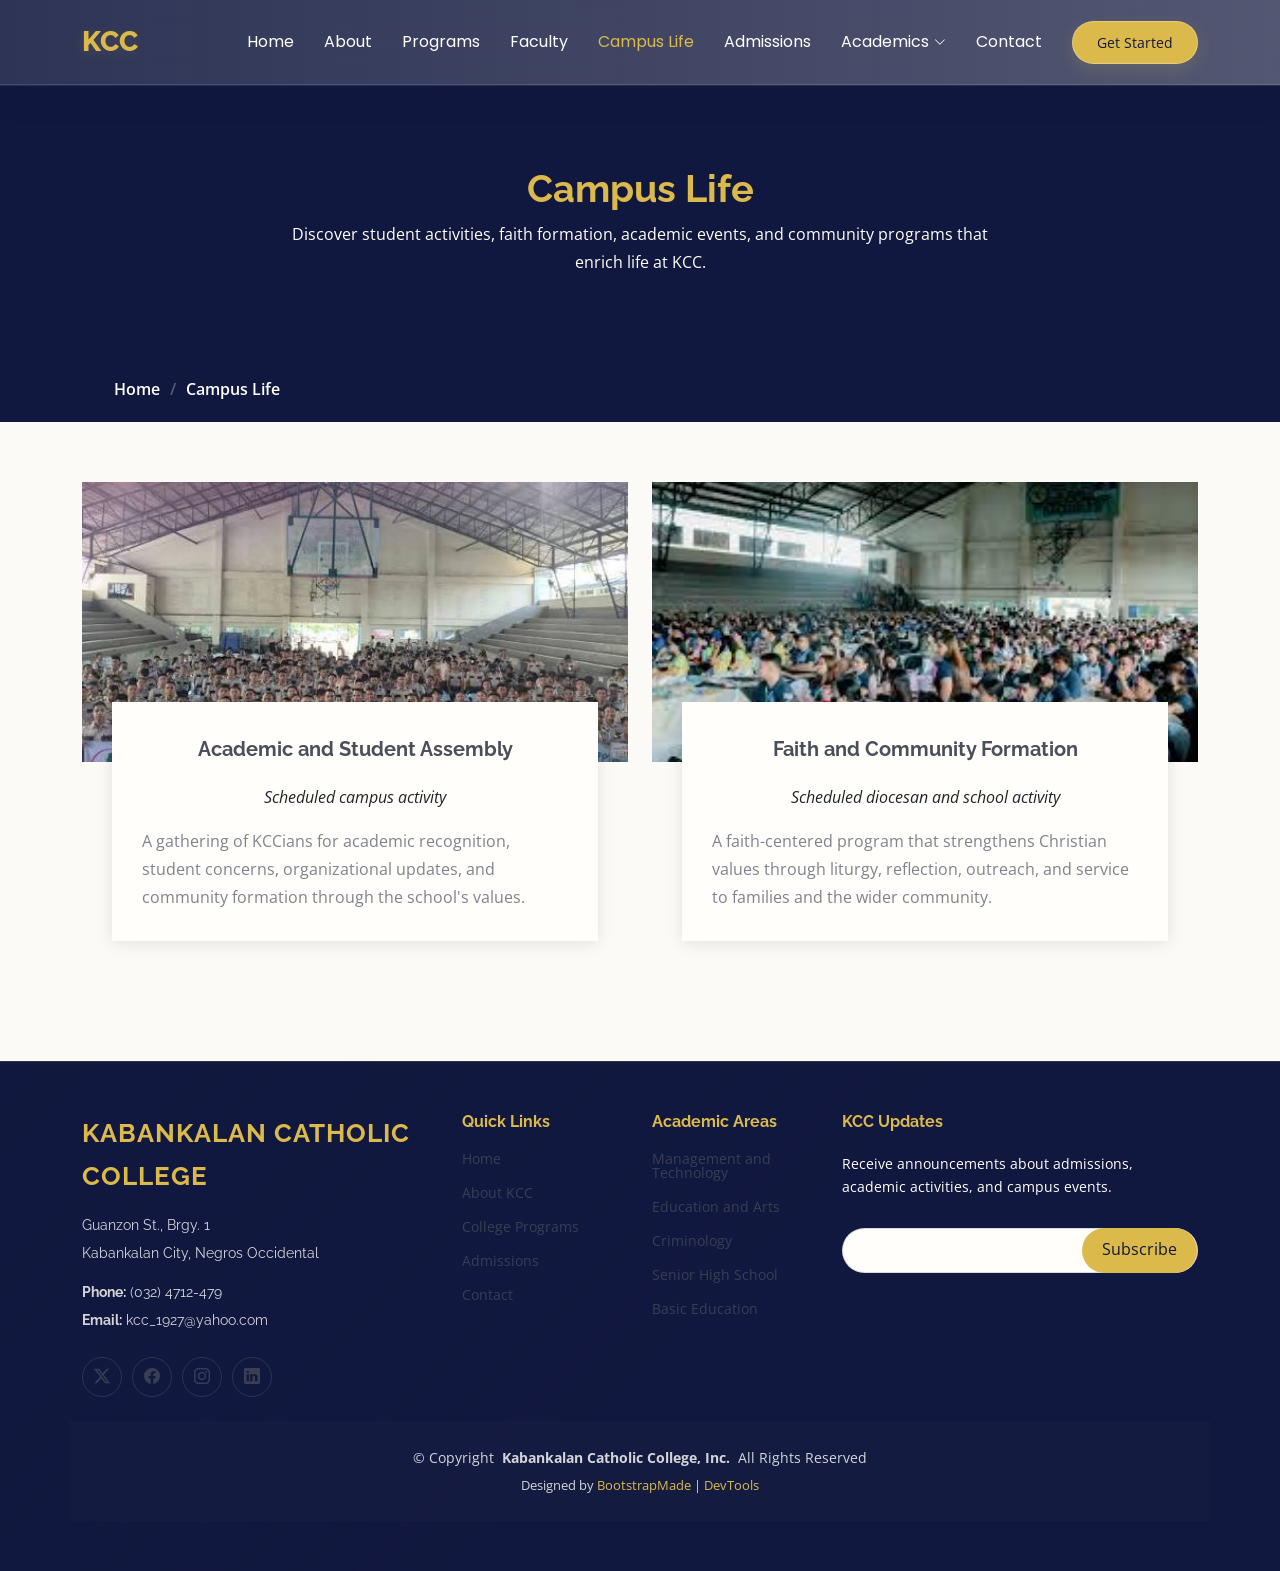
<file: events.html>
<!DOCTYPE html>
<html lang="en">

<head>
  <meta charset="utf-8">
  <meta content="width=device-width, initial-scale=1.0" name="viewport">
  <title>Campus Life | Kabankalan Catholic College</title>
  <meta name="description" content="">
  <meta name="keywords" content="">

  <!-- Favicons -->
  <link href="assets/img/favicon.png" rel="icon">
  <link href="assets/img/apple-touch-icon.png" rel="apple-touch-icon">

  <!-- Fonts -->
  <link href="https://fonts.googleapis.com" rel="preconnect">
  <link href="https://fonts.gstatic.com" rel="preconnect" crossorigin>
  <link href="https://fonts.googleapis.com/css2?family=Open+Sans:ital,wght@0,300;0,400;0,500;0,600;0,700;0,800;1,300;1,400;1,500;1,600;1,700;1,800&family=Poppins:ital,wght@0,100;0,200;0,300;0,400;0,500;0,600;0,700;0,800;0,900;1,100;1,200;1,300;1,400;1,500;1,600;1,700;1,800;1,900&family=Raleway:ital,wght@0,100;0,200;0,300;0,400;0,500;0,600;0,700;0,800;0,900;1,100;1,200;1,300;1,400;1,500;1,600;1,700;1,800;1,900&display=swap" rel="stylesheet">

  <!-- Vendor CSS Files -->
  <link href="assets/vendor/bootstrap/css/bootstrap.min.css" rel="stylesheet">
  <link href="assets/vendor/bootstrap-icons/bootstrap-icons.css" rel="stylesheet">
  <link href="assets/vendor/aos/aos.css" rel="stylesheet">
  <link href="assets/vendor/glightbox/css/glightbox.min.css" rel="stylesheet">
  <link href="assets/vendor/swiper/swiper-bundle.min.css" rel="stylesheet">

  <!-- Main CSS File -->
  <link href="assets/css/main.css" rel="stylesheet">

  <!-- =======================================================
  * Template Name: Mentor
  * Template URL: https://bootstrapmade.com/mentor-free-education-bootstrap-theme/
  * Updated: Jul 07 2025 with Bootstrap v5.3.7
  * Author: BootstrapMade.com
  * License: https://bootstrapmade.com/license/
  ======================================================== -->
</head>

<body class="events-page">

  <header id="header" class="header d-flex align-items-center sticky-top">
    <div class="container-fluid container-xl position-relative d-flex align-items-center">

      <a href="index.html" class="logo d-flex align-items-center me-auto">
        <!-- Uncomment the line below if you also wish to use an image logo -->
        <!-- <img src="assets/img/logo.webp" alt=""> -->
        <h1 class="sitename">KCC</h1>
      </a>

      <nav id="navmenu" class="navmenu">
        <ul>
          <li><a href="index.html">Home<br></a></li>
          <li><a href="about.html">About</a></li>
          <li><a href="courses.html">Programs</a></li>
          <li><a href="trainers.html">Faculty</a></li>
          <li><a href="events.html" class="active">Campus Life</a></li>
          <li><a href="pricing.html">Admissions</a></li>
          <li class="dropdown"><a href="#"><span>Academics</span> <i class="bi bi-chevron-down toggle-dropdown"></i></a>
            <ul>
              <li><a href="courses.html">College Programs</a></li>
              <li class="dropdown"><a href="#"><span>Academic Departments</span> <i class="bi bi-chevron-down toggle-dropdown"></i></a>
                <ul>
                  <li><a href="#">College of Arts and Sciences</a></li>
                  <li><a href="#">College of Education</a></li>
                  <li><a href="#">College of Business</a></li>
                  <li><a href="#">College of Engineering</a></li>
                  <li><a href="#">College of Theology</a></li>
                </ul>
              </li>
              <li><a href="#">Senior High School</a></li>
              <li><a href="#">Basic Education</a></li>
              <li><a href="pricing.html">Admissions</a></li>
            </ul>
          </li>
          <li><a href="contact.html">Contact</a></li>
        </ul>
        <i class="mobile-nav-toggle d-xl-none bi bi-list"></i>
      </nav>

      <a class="btn-getstarted" href="courses.html">Get Started</a>

    </div>
  </header>

  <main class="main">

    <!-- Page Title -->
    <div class="page-title" data-aos="fade">
      <div class="heading">
        <div class="container">
          <div class="row d-flex justify-content-center text-center">
            <div class="col-lg-8">
              <h1>Campus Life</h1>
              <p class="mb-0">Discover student activities, faith formation, academic events, and community programs that enrich life at KCC.</p>
            </div>
          </div>
        </div>
      </div>
      <nav class="breadcrumbs">
        <div class="container">
          <ol>
            <li><a href="index.html">Home</a></li>
            <li class="current">Campus Life</li>
          </ol>
        </div>
      </nav>
    </div><!-- End Page Title -->

    <!-- Events Section -->
    <section id="events" class="events section">

      <div class="container" data-aos="fade-up">

        <div class="row">
          <div class="col-md-6 d-flex align-items-stretch">
            <div class="card">
              <div class="card-img">
                <img src="assets/img/event/image copy.png" alt="...">
              </div>
              <div class="card-body">
                <h5 class="card-title"><a href="#">Academic and Student Assembly</a></h5>
                <p class="fst-italic text-center">Scheduled campus activity</p>
                <p class="card-text">A gathering of KCCians for academic recognition, student concerns, organizational updates, and community formation through the school's values.</p>
              </div>
            </div>
          </div>
          <div class="col-md-6 d-flex align-items-stretch">
            <div class="card">
              <div class="card-img">
                <img src="assets/img/event/image.png" alt="...">
              </div>
              <div class="card-body">
                <h5 class="card-title"><a href="#">Faith and Community Formation</a></h5>
                <p class="fst-italic text-center">Scheduled diocesan and school activity</p>
                <p class="card-text">A faith-centered program that strengthens Christian values through liturgy, reflection, outreach, and service to families and the wider community.</p>
              </div>
            </div>

          </div>
        </div>

      </div>

    </section><!-- /Events Section -->

  </main>

  <footer id="footer" class="footer position-relative light-background">

    <div class="container footer-top">
      <div class="row gy-4">
        <div class="col-lg-4 col-md-6 footer-about">
          <a href="index.html" class="logo d-flex align-items-center">
            <span class="sitename">KABANKALAN CATHOLIC COLLEGE</span>
          </a>
          <div class="footer-contact pt-3">
            <p>Guanzon St., Brgy. 1</p>
            <p>Kabankalan City, Negros Occidental</p>
            <p class="mt-3"><strong>Phone:</strong> <span>(032) 4712-479</span></p>
            <p><strong>Email:</strong> <span>kcc_1927@yahoo.com</span></p>
          </div>
          <div class="social-links d-flex mt-4">
            <a href=""><i class="bi bi-twitter-x"></i></a>
            <a href=""><i class="bi bi-facebook"></i></a>
            <a href=""><i class="bi bi-instagram"></i></a>
            <a href=""><i class="bi bi-linkedin"></i></a>
          </div>
        </div>

        <div class="col-lg-2 col-md-3 footer-links">
          <h4>Quick Links</h4>
          <ul>
            <li><a href="index.html">Home</a></li>
            <li><a href="about.html">About KCC</a></li>
            <li><a href="courses.html">College Programs</a></li>
            <li><a href="pricing.html">Admissions</a></li>
            <li><a href="contact.html">Contact</a></li>
          </ul>
        </div>

        <div class="col-lg-2 col-md-3 footer-links">
          <h4>Academic Areas</h4>
          <ul>
            <li><a href="courses.html">Management and Technology</a></li>
            <li><a href="courses.html">Education and Arts</a></li>
            <li><a href="courses.html">Criminology</a></li>
            <li><a href="#">Senior High School</a></li>
            <li><a href="#">Basic Education</a></li>
          </ul>
        </div>

        <div class="col-lg-4 col-md-12 footer-newsletter">
          <h4>KCC Updates</h4>
          <p>Receive announcements about admissions, academic activities, and campus events.</p>
          <form action="#" method="post" class="email-form">
            <div class="newsletter-form"><input type="email" name="email"><input type="submit" value="Subscribe"></div>
            <div class="loading">Loading</div>
            <div class="error-message"></div>
            <div class="sent-message">Your subscription request has been sent. Thank you!</div>
          </form>
        </div>

      </div>
    </div>

    <div class="container copyright text-center mt-4">
      <p>© <span>Copyright</span> <strong class="px-1 sitename">Kabankalan Catholic College, Inc.</strong> <span>All Rights Reserved</span></p>
      <div class="credits">
        <!-- All the links in the footer should remain intact. -->
        <!-- You can delete the links only if you've purchased the pro version. -->
        <!-- Licensing information: https://bootstrapmade.com/license/ -->
        Designed by <a href="https://bootstrapmade.com/">BootstrapMade</a> | <a href="https://bootstrapmade.com/tools/">DevTools</a>
      </div>
    </div>

  </footer>

  <!-- Scroll Top -->
  <a href="#" id="scroll-top" class="scroll-top d-flex align-items-center justify-content-center"><i class="bi bi-arrow-up-short"></i></a>

  <!-- Preloader -->
  <div id="preloader"></div>

  <!-- Vendor JS Files -->
  <script src="assets/vendor/bootstrap/js/bootstrap.bundle.min.js"></script>
  <script src="assets/vendor/aos/aos.js"></script>
  <script src="assets/vendor/glightbox/js/glightbox.min.js"></script>
  <script src="assets/vendor/purecounter/purecounter_vanilla.js"></script>
  <script src="assets/vendor/swiper/swiper-bundle.min.js"></script>

  <!-- Main JS File -->
  <script src="assets/js/main.js"></script>

</body>

</html>
</file>
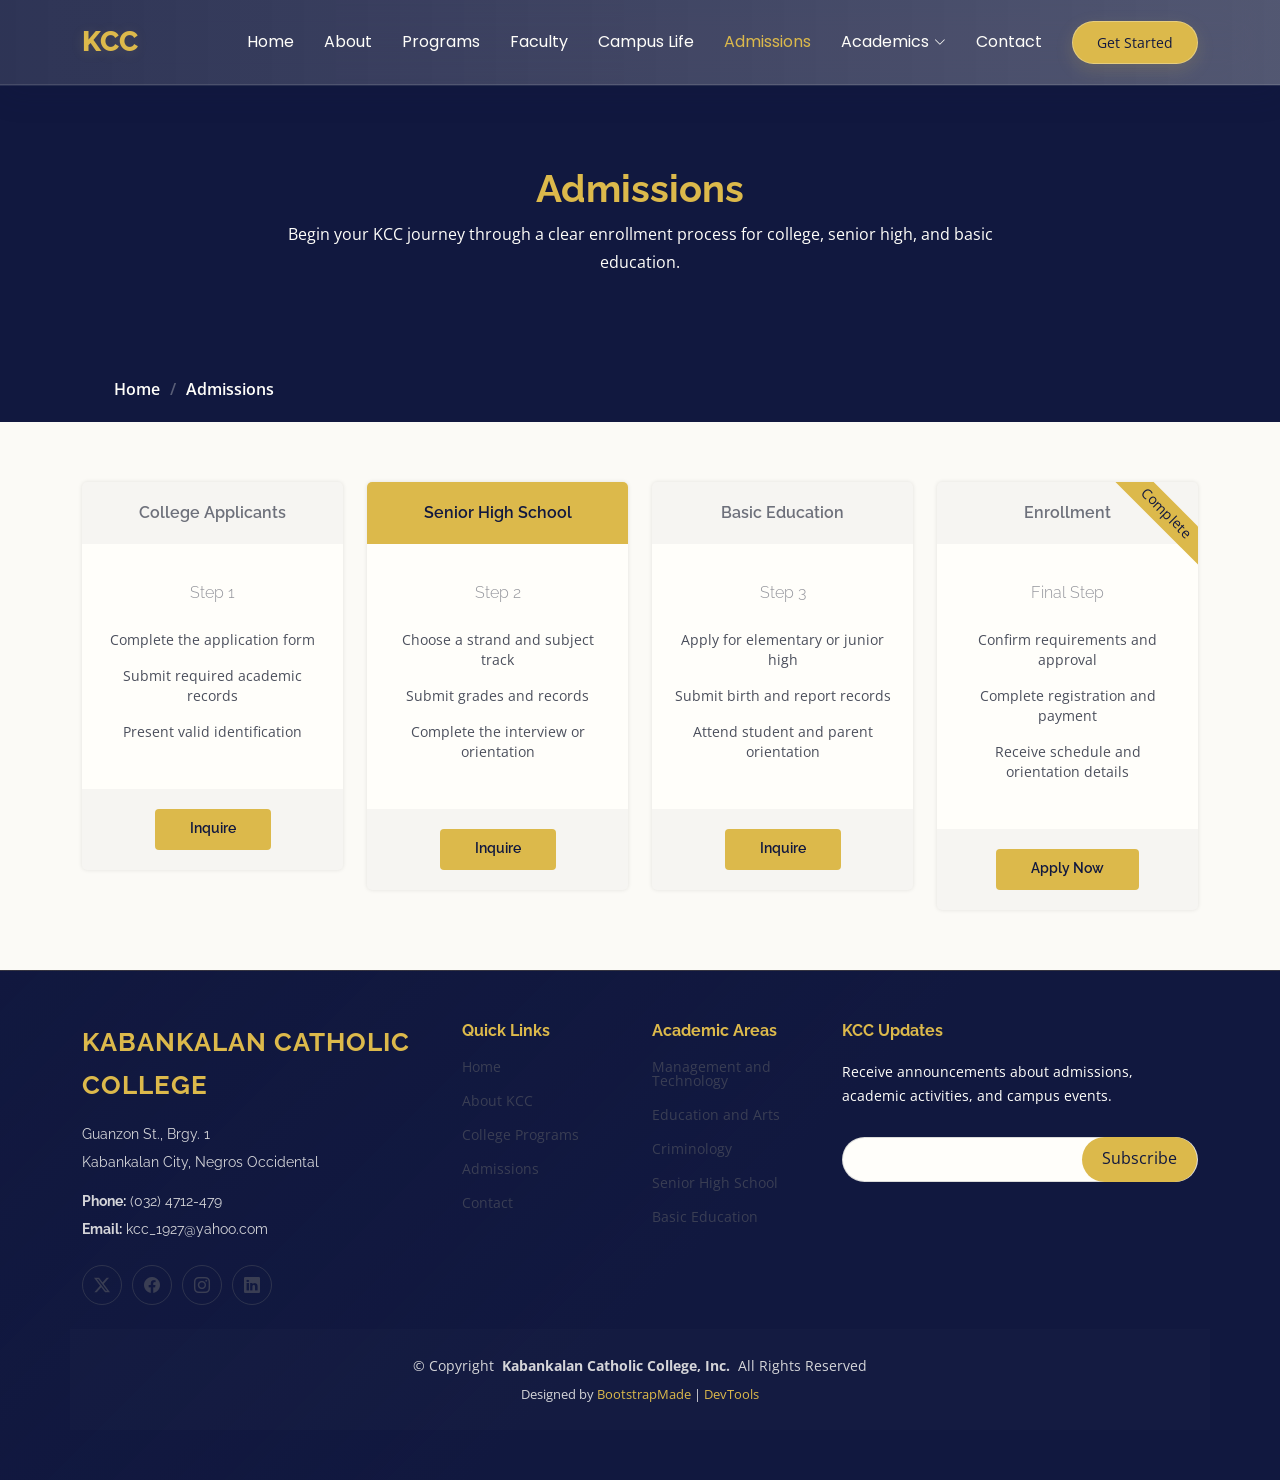
<file: pricing.html>
<!DOCTYPE html>
<html lang="en">

<head>
  <meta charset="utf-8">
  <meta content="width=device-width, initial-scale=1.0" name="viewport">
  <title>Tuition and Fees | Kabankalan Catholic College</title>
  <meta name="description" content="">
  <meta name="keywords" content="">

  <!-- Favicons -->
  <link href="assets/img/favicon.png" rel="icon">
  <link href="assets/img/apple-touch-icon.png" rel="apple-touch-icon">

  <!-- Fonts -->
  <link href="https://fonts.googleapis.com" rel="preconnect">
  <link href="https://fonts.gstatic.com" rel="preconnect" crossorigin>
  <link href="https://fonts.googleapis.com/css2?family=Open+Sans:ital,wght@0,300;0,400;0,500;0,600;0,700;0,800;1,300;1,400;1,500;1,600;1,700;1,800&family=Poppins:ital,wght@0,100;0,200;0,300;0,400;0,500;0,600;0,700;0,800;0,900;1,100;1,200;1,300;1,400;1,500;1,600;1,700;1,800;1,900&family=Raleway:ital,wght@0,100;0,200;0,300;0,400;0,500;0,600;0,700;0,800;0,900;1,100;1,200;1,300;1,400;1,500;1,600;1,700;1,800;1,900&display=swap" rel="stylesheet">

  <!-- Vendor CSS Files -->
  <link href="assets/vendor/bootstrap/css/bootstrap.min.css" rel="stylesheet">
  <link href="assets/vendor/bootstrap-icons/bootstrap-icons.css" rel="stylesheet">
  <link href="assets/vendor/aos/aos.css" rel="stylesheet">
  <link href="assets/vendor/glightbox/css/glightbox.min.css" rel="stylesheet">
  <link href="assets/vendor/swiper/swiper-bundle.min.css" rel="stylesheet">

  <!-- Main CSS File -->
  <link href="assets/css/main.css" rel="stylesheet">

  <!-- =======================================================
  * Template Name: Mentor
  * Template URL: https://bootstrapmade.com/mentor-free-education-bootstrap-theme/
  * Updated: Jul 07 2025 with Bootstrap v5.3.7
  * Author: BootstrapMade.com
  * License: https://bootstrapmade.com/license/
  ======================================================== -->
</head>

<body class="pricing-page">

  <header id="header" class="header d-flex align-items-center sticky-top">
    <div class="container-fluid container-xl position-relative d-flex align-items-center">

      <a href="index.html" class="logo d-flex align-items-center me-auto">
        <!-- Uncomment the line below if you also wish to use an image logo -->
        <!-- <img src="assets/img/logo.webp" alt=""> -->
        <h1 class="sitename">KCC</h1>
      </a>

      <nav id="navmenu" class="navmenu">
        <ul>
          <li><a href="index.html">Home<br></a></li>
          <li><a href="about.html">About</a></li>
          <li><a href="courses.html">Programs</a></li>
          <li><a href="trainers.html">Faculty</a></li>
          <li><a href="events.html">Campus Life</a></li>
          <li><a href="pricing.html" class="active">Admissions</a></li>
          <li class="dropdown"><a href="#"><span>Academics</span> <i class="bi bi-chevron-down toggle-dropdown"></i></a>
            <ul>
              <li><a href="courses.html">College Programs</a></li>
              <li class="dropdown"><a href="#"><span>Academic Departments</span> <i class="bi bi-chevron-down toggle-dropdown"></i></a>
                <ul>
                  <li><a href="#">College of Arts and Sciences</a></li>
                  <li><a href="#">College of Education</a></li>
                  <li><a href="#">College of Business</a></li>
                  <li><a href="#">College of Engineering</a></li>
                  <li><a href="#">College of Theology</a></li>
                </ul>
              </li>
              <li><a href="#">Senior High School</a></li>
              <li><a href="#">Basic Education</a></li>
              <li><a href="pricing.html">Admissions</a></li>
            </ul>
          </li>
          <li><a href="contact.html">Contact</a></li>
        </ul>
        <i class="mobile-nav-toggle d-xl-none bi bi-list"></i>
      </nav>

      <a class="btn-getstarted" href="courses.html">Get Started</a>

    </div>
  </header>

  <main class="main">

    <!-- Page Title -->
    <div class="page-title" data-aos="fade">
      <div class="heading">
        <div class="container">
          <div class="row d-flex justify-content-center text-center">
            <div class="col-lg-8">
              <h1>Admissions</h1>
              <p class="mb-0">Begin your KCC journey through a clear enrollment process for college, senior high, and basic education.</p>
            </div>
          </div>
        </div>
      </div>
      <nav class="breadcrumbs">
        <div class="container">
          <ol>
            <li><a href="index.html">Home</a></li>
            <li class="current">Admissions</li>
          </ol>
        </div>
      </nav>
    </div><!-- End Page Title -->

    <!-- Pricing Section -->
    <section id="pricing" class="pricing section">

      <div class="container">

        <div class="row gy-3">

          <div class="col-xl-3 col-lg-6" data-aos="fade-up" data-aos-delay="100">
            <div class="pricing-item">
              <h3>College Applicants</h3>
              <h4><span>Step 1</span></h4>
              <ul>
                <li>Complete the application form</li>
                <li>Submit required academic records</li>
                <li>Present valid identification</li>
              </ul>
              <div class="btn-wrap">
                <a href="contact.html" class="btn-buy">Inquire</a>
              </div>
            </div>
          </div><!-- End Pricing Item -->

          <div class="col-xl-3 col-lg-6" data-aos="fade-up" data-aos-delay="200">
            <div class="pricing-item featured">
              <h3>Senior High School</h3>
              <h4><span>Step 2</span></h4>
              <ul>
                <li>Choose a strand and subject track</li>
                <li>Submit grades and records</li>
                <li>Complete the interview or orientation</li>
              </ul>
              <div class="btn-wrap">
                <a href="contact.html" class="btn-buy">Inquire</a>
              </div>
            </div>
          </div><!-- End Pricing Item -->

          <div class="col-xl-3 col-lg-6" data-aos="fade-up" data-aos-delay="400">
            <div class="pricing-item">
              <h3>Basic Education</h3>
              <h4><span>Step 3</span></h4>
              <ul>
                <li>Apply for elementary or junior high</li>
                <li>Submit birth and report records</li>
                <li>Attend student and parent orientation</li>
              </ul>
              <div class="btn-wrap">
                <a href="contact.html" class="btn-buy">Inquire</a>
              </div>
            </div>
          </div><!-- End Pricing Item -->

          <div class="col-xl-3 col-lg-6" data-aos="fade-up" data-aos-delay="400">
            <div class="pricing-item">
              <span class="advanced">Complete</span>
              <h3>Enrollment</h3>
              <h4><span>Final Step</span></h4>
              <ul>
                <li>Confirm requirements and approval</li>
                <li>Complete registration and payment</li>
                <li>Receive schedule and orientation details</li>
              </ul>
              <div class="btn-wrap">
                <a href="https://kcc.wela.ph/" class="btn-buy">Apply Now</a>
              </div>
            </div>
          </div><!-- End Pricing Item -->

        </div>

      </div>

    </section><!-- /Pricing Section -->

  </main>

  <footer id="footer" class="footer position-relative light-background">

    <div class="container footer-top">
      <div class="row gy-4">
        <div class="col-lg-4 col-md-6 footer-about">
          <a href="index.html" class="logo d-flex align-items-center">
            <span class="sitename">KABANKALAN CATHOLIC COLLEGE</span>
          </a>
          <div class="footer-contact pt-3">
            <p>Guanzon St., Brgy. 1</p>
            <p>Kabankalan City, Negros Occidental</p>
            <p class="mt-3"><strong>Phone:</strong> <span>(032) 4712-479</span></p>
            <p><strong>Email:</strong> <span>kcc_1927@yahoo.com</span></p>
          </div>
          <div class="social-links d-flex mt-4">
            <a href=""><i class="bi bi-twitter-x"></i></a>
            <a href=""><i class="bi bi-facebook"></i></a>
            <a href=""><i class="bi bi-instagram"></i></a>
            <a href=""><i class="bi bi-linkedin"></i></a>
          </div>
        </div>

        <div class="col-lg-2 col-md-3 footer-links">
          <h4>Quick Links</h4>
          <ul>
            <li><a href="index.html">Home</a></li>
            <li><a href="about.html">About KCC</a></li>
            <li><a href="courses.html">College Programs</a></li>
            <li><a href="pricing.html">Admissions</a></li>
            <li><a href="contact.html">Contact</a></li>
          </ul>
        </div>

        <div class="col-lg-2 col-md-3 footer-links">
          <h4>Academic Areas</h4>
          <ul>
            <li><a href="courses.html">Management and Technology</a></li>
            <li><a href="courses.html">Education and Arts</a></li>
            <li><a href="courses.html">Criminology</a></li>
            <li><a href="#">Senior High School</a></li>
            <li><a href="#">Basic Education</a></li>
          </ul>
        </div>

        <div class="col-lg-4 col-md-12 footer-newsletter">
          <h4>KCC Updates</h4>
          <p>Receive announcements about admissions, academic activities, and campus events.</p>
          <form action="#" method="post" class="email-form">
            <div class="newsletter-form"><input type="email" name="email"><input type="submit" value="Subscribe"></div>
            <div class="loading">Loading</div>
            <div class="error-message"></div>
            <div class="sent-message">Your subscription request has been sent. Thank you!</div>
          </form>
        </div>

      </div>
    </div>

    <div class="container copyright text-center mt-4">
      <p>© <span>Copyright</span> <strong class="px-1 sitename">Kabankalan Catholic College, Inc.</strong> <span>All Rights Reserved</span></p>
      <div class="credits">
        <!-- All the links in the footer should remain intact. -->
        <!-- You can delete the links only if you've purchased the pro version. -->
        <!-- Licensing information: https://bootstrapmade.com/license/ -->
        Designed by <a href="https://bootstrapmade.com/">BootstrapMade</a> | <a href="https://bootstrapmade.com/tools/">DevTools</a>
      </div>
    </div>

  </footer>

  <!-- Scroll Top -->
  <a href="#" id="scroll-top" class="scroll-top d-flex align-items-center justify-content-center"><i class="bi bi-arrow-up-short"></i></a>

  <!-- Preloader -->
  <div id="preloader"></div>

  <!-- Vendor JS Files -->
  <script src="assets/vendor/bootstrap/js/bootstrap.bundle.min.js"></script>
  <script src="assets/vendor/aos/aos.js"></script>
  <script src="assets/vendor/glightbox/js/glightbox.min.js"></script>
  <script src="assets/vendor/purecounter/purecounter_vanilla.js"></script>
  <script src="assets/vendor/swiper/swiper-bundle.min.js"></script>

  <!-- Main JS File -->
  <script src="assets/js/main.js"></script>

</body>

</html>
</file>
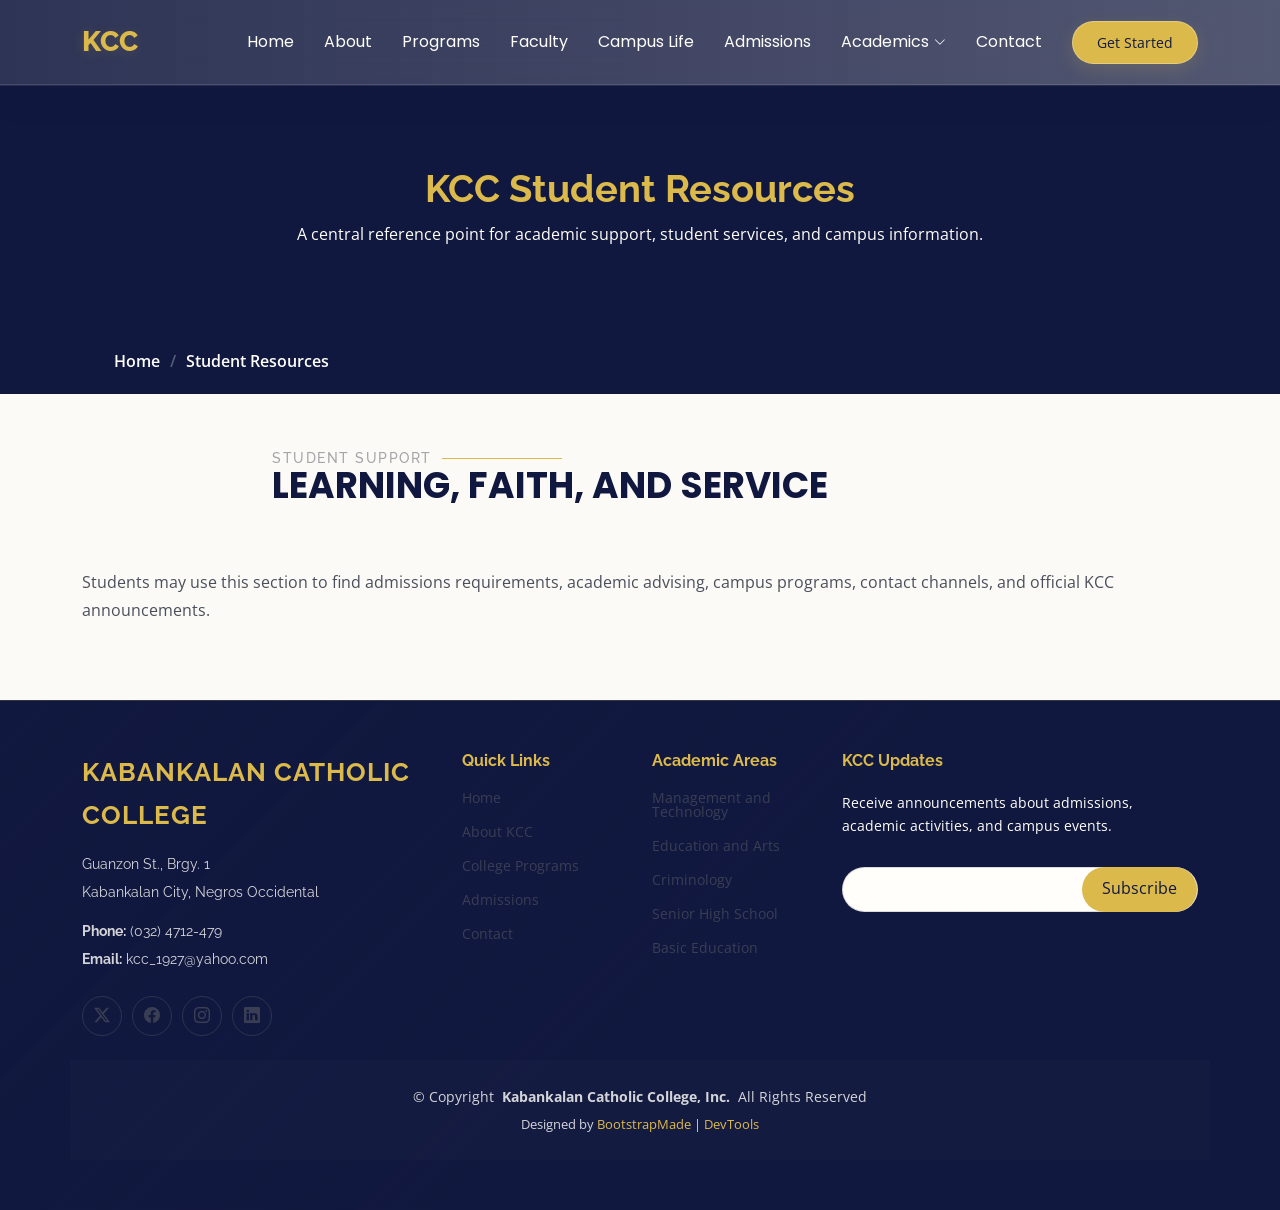
<file: starter-page.html>
<!DOCTYPE html>
<html lang="en">

<head>
  <meta charset="utf-8">
  <meta content="width=device-width, initial-scale=1.0" name="viewport">
  <title>Kabankalan Catholic College</title>
  <meta name="description" content="">
  <meta name="keywords" content="">

  <!-- Favicons -->
  <link href="assets/img/favicon.png" rel="icon">
  <link href="assets/img/apple-touch-icon.png" rel="apple-touch-icon">

  <!-- Fonts -->
  <link href="https://fonts.googleapis.com" rel="preconnect">
  <link href="https://fonts.gstatic.com" rel="preconnect" crossorigin>
  <link href="https://fonts.googleapis.com/css2?family=Open+Sans:ital,wght@0,300;0,400;0,500;0,600;0,700;0,800;1,300;1,400;1,500;1,600;1,700;1,800&family=Poppins:ital,wght@0,100;0,200;0,300;0,400;0,500;0,600;0,700;0,800;0,900;1,100;1,200;1,300;1,400;1,500;1,600;1,700;1,800;1,900&family=Raleway:ital,wght@0,100;0,200;0,300;0,400;0,500;0,600;0,700;0,800;0,900;1,100;1,200;1,300;1,400;1,500;1,600;1,700;1,800;1,900&display=swap" rel="stylesheet">

  <!-- Vendor CSS Files -->
  <link href="assets/vendor/bootstrap/css/bootstrap.min.css" rel="stylesheet">
  <link href="assets/vendor/bootstrap-icons/bootstrap-icons.css" rel="stylesheet">
  <link href="assets/vendor/aos/aos.css" rel="stylesheet">
  <link href="assets/vendor/glightbox/css/glightbox.min.css" rel="stylesheet">
  <link href="assets/vendor/swiper/swiper-bundle.min.css" rel="stylesheet">

  <!-- Main CSS File -->
  <link href="assets/css/main.css" rel="stylesheet">

  <!-- =======================================================
  * Template Name: Mentor
  * Template URL: https://bootstrapmade.com/mentor-free-education-bootstrap-theme/
  * Updated: Jul 07 2025 with Bootstrap v5.3.7
  * Author: BootstrapMade.com
  * License: https://bootstrapmade.com/license/
  ======================================================== -->
</head>

<body class="starter-page-page">

  <header id="header" class="header d-flex align-items-center sticky-top">
    <div class="container-fluid container-xl position-relative d-flex align-items-center">

      <a href="index.html" class="logo d-flex align-items-center me-auto">
        <!-- Uncomment the line below if you also wish to use an image logo -->
        <!-- <img src="assets/img/logo.webp" alt=""> -->
        <h1 class="sitename">KCC</h1>
      </a>

      <nav id="navmenu" class="navmenu">
        <ul>
          <li><a href="index.html">Home<br></a></li>
          <li><a href="about.html">About</a></li>
          <li><a href="courses.html">Programs</a></li>
          <li><a href="trainers.html">Faculty</a></li>
          <li><a href="events.html">Campus Life</a></li>
          <li><a href="pricing.html">Admissions</a></li>
          <li class="dropdown"><a href="#"><span>Academics</span> <i class="bi bi-chevron-down toggle-dropdown"></i></a>
            <ul>
              <li><a href="courses.html">College Programs</a></li>
              <li class="dropdown"><a href="#"><span>Academic Departments</span> <i class="bi bi-chevron-down toggle-dropdown"></i></a>
                <ul>
                  <li><a href="#">College of Arts and Sciences</a></li>
                  <li><a href="#">College of Education</a></li>
                  <li><a href="#">College of Business</a></li>
                  <li><a href="#">College of Engineering</a></li>
                  <li><a href="#">College of Theology</a></li>
                </ul>
              </li>
              <li><a href="#">Senior High School</a></li>
              <li><a href="#">Basic Education</a></li>
              <li><a href="pricing.html">Admissions</a></li>
            </ul>
          </li>
          <li><a href="contact.html">Contact</a></li>
        </ul>
        <i class="mobile-nav-toggle d-xl-none bi bi-list"></i>
      </nav>

      <a class="btn-getstarted" href="courses.html">Get Started</a>

    </div>
  </header>

  <main class="main">

    <!-- Page Title -->
    <div class="page-title" data-aos="fade">
      <div class="heading">
        <div class="container">
          <div class="row d-flex justify-content-center text-center">
            <div class="col-lg-8">
              <h1>KCC Student Resources</h1>
              <p class="mb-0">A central reference point for academic support, student services, and campus information.</p>
            </div>
          </div>
        </div>
      </div>
      <nav class="breadcrumbs">
        <div class="container">
          <ol>
            <li><a href="index.html">Home</a></li>
            <li class="current">Student Resources</li>
          </ol>
        </div>
      </nav>
    </div><!-- End Page Title -->

    <!-- Starter Section Section -->
    <section id="starter-section" class="starter-section section">

      <!-- Section Title -->
      <div class="container section-title" data-aos="fade-up">
        <h2>Student Support</h2>
        <p>Learning, faith, and service<br></p>
      </div><!-- End Section Title -->

      <div class="container" data-aos="fade-up">
        <p>Students may use this section to find admissions requirements, academic advising, campus programs, contact channels, and official KCC announcements.</p>
      </div>

    </section><!-- /Starter Section Section -->

  </main>

  <footer id="footer" class="footer position-relative light-background">

    <div class="container footer-top">
      <div class="row gy-4">
        <div class="col-lg-4 col-md-6 footer-about">
          <a href="index.html" class="logo d-flex align-items-center">
            <span class="sitename">KABANKALAN CATHOLIC COLLEGE</span>
          </a>
          <div class="footer-contact pt-3">
            <p>Guanzon St., Brgy. 1</p>
            <p>Kabankalan City, Negros Occidental</p>
            <p class="mt-3"><strong>Phone:</strong> <span>(032) 4712-479</span></p>
            <p><strong>Email:</strong> <span>kcc_1927@yahoo.com</span></p>
          </div>
          <div class="social-links d-flex mt-4">
            <a href=""><i class="bi bi-twitter-x"></i></a>
            <a href=""><i class="bi bi-facebook"></i></a>
            <a href=""><i class="bi bi-instagram"></i></a>
            <a href=""><i class="bi bi-linkedin"></i></a>
          </div>
        </div>

        <div class="col-lg-2 col-md-3 footer-links">
          <h4>Quick Links</h4>
          <ul>
            <li><a href="index.html">Home</a></li>
            <li><a href="about.html">About KCC</a></li>
            <li><a href="courses.html">College Programs</a></li>
            <li><a href="pricing.html">Admissions</a></li>
            <li><a href="contact.html">Contact</a></li>
          </ul>
        </div>

        <div class="col-lg-2 col-md-3 footer-links">
          <h4>Academic Areas</h4>
          <ul>
            <li><a href="courses.html">Management and Technology</a></li>
            <li><a href="courses.html">Education and Arts</a></li>
            <li><a href="courses.html">Criminology</a></li>
            <li><a href="#">Senior High School</a></li>
            <li><a href="#">Basic Education</a></li>
          </ul>
        </div>

        <div class="col-lg-4 col-md-12 footer-newsletter">
          <h4>KCC Updates</h4>
          <p>Receive announcements about admissions, academic activities, and campus events.</p>
          <form action="#" method="post" class="email-form">
            <div class="newsletter-form"><input type="email" name="email"><input type="submit" value="Subscribe"></div>
            <div class="loading">Loading</div>
            <div class="error-message"></div>
            <div class="sent-message">Your subscription request has been sent. Thank you!</div>
          </form>
        </div>

      </div>
    </div>

    <div class="container copyright text-center mt-4">
      <p>© <span>Copyright</span> <strong class="px-1 sitename">Kabankalan Catholic College, Inc.</strong> <span>All Rights Reserved</span></p>
      <div class="credits">
        <!-- All the links in the footer should remain intact. -->
        <!-- You can delete the links only if you've purchased the pro version. -->
        <!-- Licensing information: https://bootstrapmade.com/license/ -->
        Designed by <a href="https://bootstrapmade.com/">BootstrapMade</a> | <a href="https://bootstrapmade.com/tools/">DevTools</a>
      </div>
    </div>

  </footer>

  <!-- Scroll Top -->
  <a href="#" id="scroll-top" class="scroll-top d-flex align-items-center justify-content-center"><i class="bi bi-arrow-up-short"></i></a>

  <!-- Preloader -->
  <div id="preloader"></div>

  <!-- Vendor JS Files -->
  <script src="assets/vendor/bootstrap/js/bootstrap.bundle.min.js"></script>
  <script src="assets/vendor/aos/aos.js"></script>
  <script src="assets/vendor/glightbox/js/glightbox.min.js"></script>
  <script src="assets/vendor/purecounter/purecounter_vanilla.js"></script>
  <script src="assets/vendor/swiper/swiper-bundle.min.js"></script>

  <!-- Main JS File -->
  <script src="assets/js/main.js"></script>

</body>

</html>
</file>
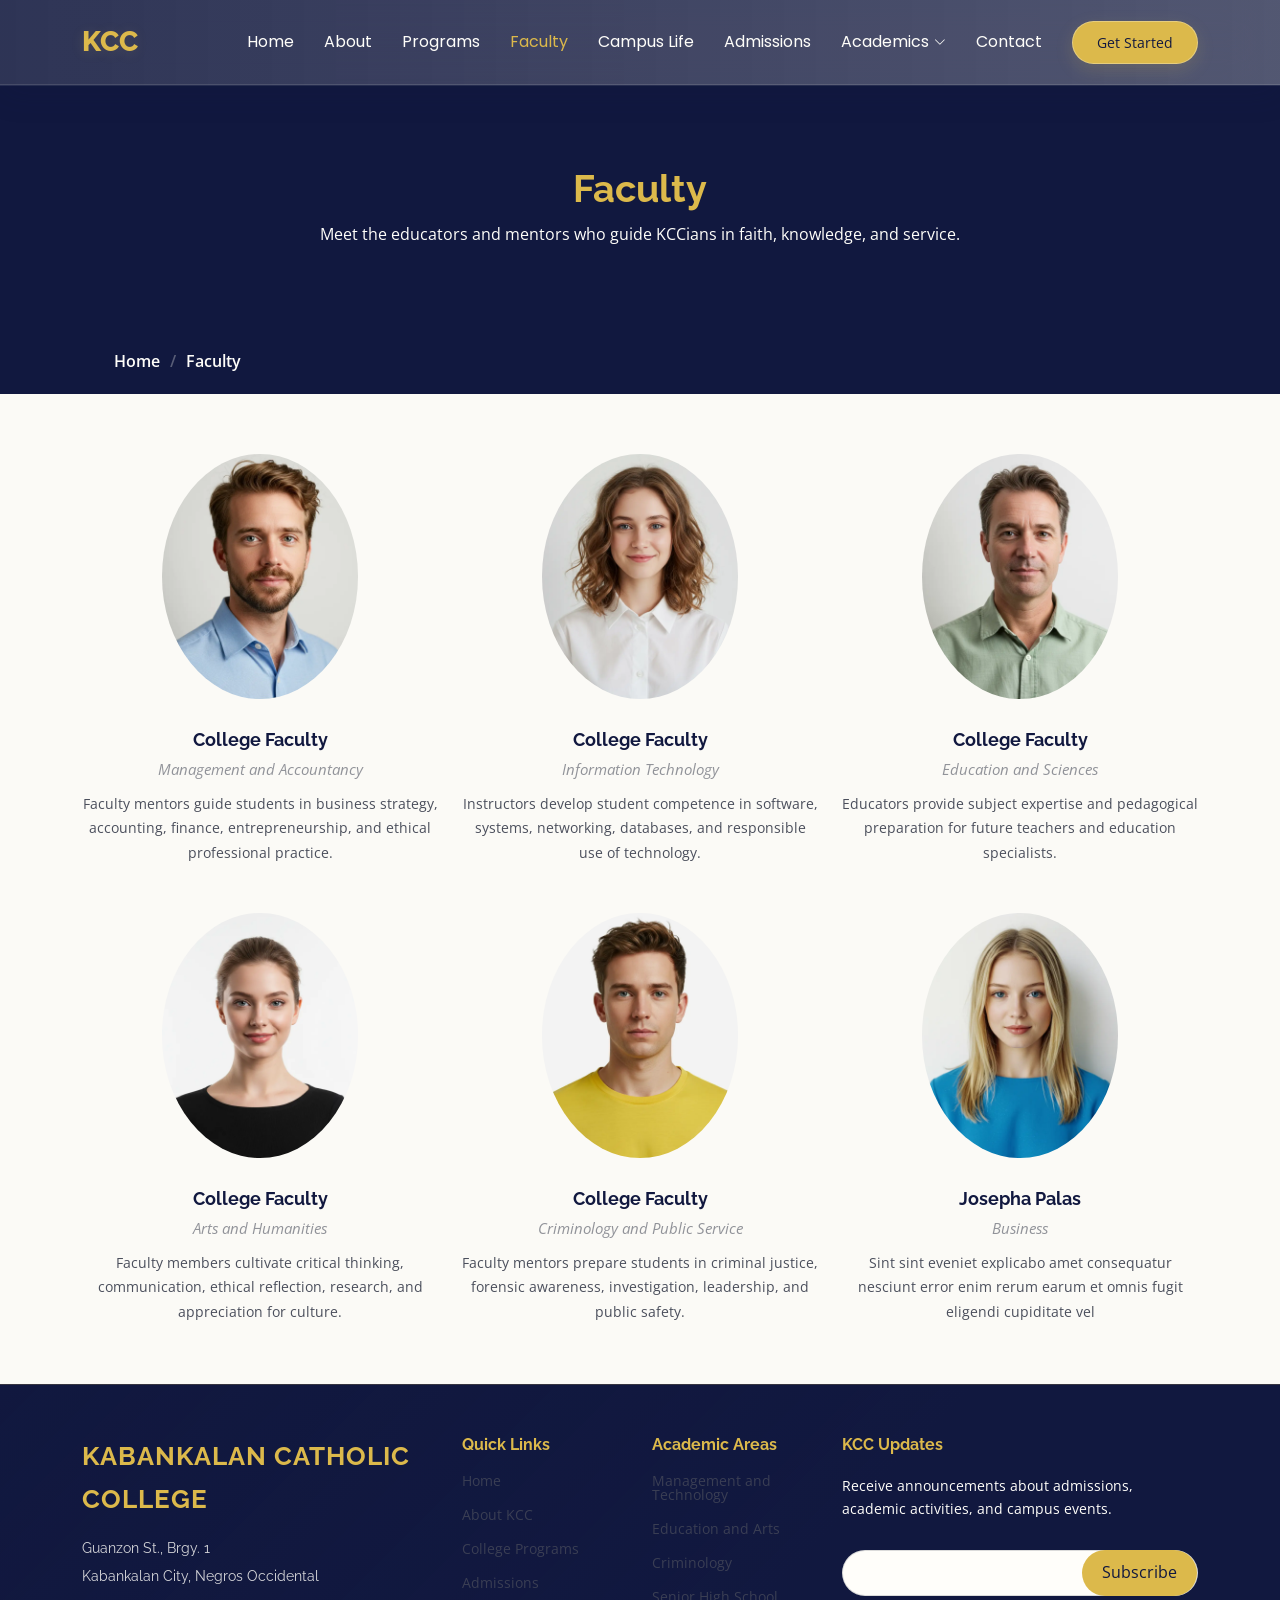
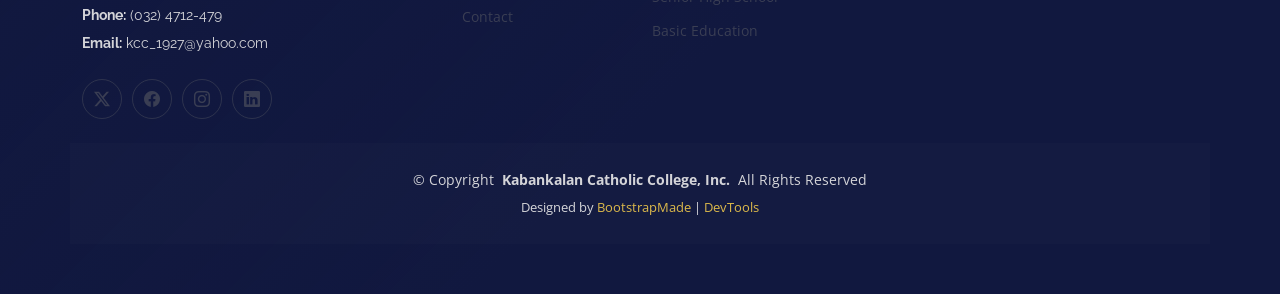
<file: trainers.html>
<!DOCTYPE html>
<html lang="en">

<head>
  <meta charset="utf-8">
  <meta content="width=device-width, initial-scale=1.0" name="viewport">
  <title>Faculty | Kabankalan Catholic College</title>
  <meta name="description" content="">
  <meta name="keywords" content="">

  <!-- Favicons -->
  <link href="assets/img/favicon.png" rel="icon">
  <link href="assets/img/apple-touch-icon.png" rel="apple-touch-icon">

  <!-- Fonts -->
  <link href="https://fonts.googleapis.com" rel="preconnect">
  <link href="https://fonts.gstatic.com" rel="preconnect" crossorigin>
  <link href="https://fonts.googleapis.com/css2?family=Open+Sans:ital,wght@0,300;0,400;0,500;0,600;0,700;0,800;1,300;1,400;1,500;1,600;1,700;1,800&family=Poppins:ital,wght@0,100;0,200;0,300;0,400;0,500;0,600;0,700;0,800;0,900;1,100;1,200;1,300;1,400;1,500;1,600;1,700;1,800;1,900&family=Raleway:ital,wght@0,100;0,200;0,300;0,400;0,500;0,600;0,700;0,800;0,900;1,100;1,200;1,300;1,400;1,500;1,600;1,700;1,800;1,900&display=swap" rel="stylesheet">

  <!-- Vendor CSS Files -->
  <link href="assets/vendor/bootstrap/css/bootstrap.min.css" rel="stylesheet">
  <link href="assets/vendor/bootstrap-icons/bootstrap-icons.css" rel="stylesheet">
  <link href="assets/vendor/aos/aos.css" rel="stylesheet">
  <link href="assets/vendor/glightbox/css/glightbox.min.css" rel="stylesheet">
  <link href="assets/vendor/swiper/swiper-bundle.min.css" rel="stylesheet">

  <!-- Main CSS File -->
  <link href="assets/css/main.css" rel="stylesheet">

  <!-- =======================================================
  * Template Name: Mentor
  * Template URL: https://bootstrapmade.com/mentor-free-education-bootstrap-theme/
  * Updated: Jul 07 2025 with Bootstrap v5.3.7
  * Author: BootstrapMade.com
  * License: https://bootstrapmade.com/license/
  ======================================================== -->
</head>

<body class="trainers-page">

  <header id="header" class="header d-flex align-items-center sticky-top">
    <div class="container-fluid container-xl position-relative d-flex align-items-center">

      <a href="index.html" class="logo d-flex align-items-center me-auto">
        <!-- Uncomment the line below if you also wish to use an image logo -->
        <!-- <img src="assets/img/logo.webp" alt=""> -->
        <h1 class="sitename">KCC</h1>
      </a>

      <nav id="navmenu" class="navmenu">
        <ul>
          <li><a href="index.html">Home<br></a></li>
          <li><a href="about.html">About</a></li>
          <li><a href="courses.html">Programs</a></li>
          <li><a href="trainers.html" class="active">Faculty</a></li>
          <li><a href="events.html">Campus Life</a></li>
          <li><a href="pricing.html">Admissions</a></li>
          <li class="dropdown"><a href="#"><span>Academics</span> <i class="bi bi-chevron-down toggle-dropdown"></i></a>
            <ul>
              <li><a href="courses.html">College Programs</a></li>
              <li class="dropdown"><a href="#"><span>Academic Departments</span> <i class="bi bi-chevron-down toggle-dropdown"></i></a>
                <ul>
                  <li><a href="#">College of Arts and Sciences</a></li>
                  <li><a href="#">College of Education</a></li>
                  <li><a href="#">College of Business</a></li>
                  <li><a href="#">College of Engineering</a></li>
                  <li><a href="#">College of Theology</a></li>
                </ul>
              </li>
              <li><a href="#">Senior High School</a></li>
              <li><a href="#">Basic Education</a></li>
              <li><a href="pricing.html">Admissions</a></li>
            </ul>
          </li>
          <li><a href="contact.html">Contact</a></li>
        </ul>
        <i class="mobile-nav-toggle d-xl-none bi bi-list"></i>
      </nav>

      <a class="btn-getstarted" href="courses.html">Get Started</a>

    </div>
  </header>

  <main class="main">

    <!-- Page Title -->
    <div class="page-title" data-aos="fade">
      <div class="heading">
        <div class="container">
          <div class="row d-flex justify-content-center text-center">
            <div class="col-lg-8">
              <h1>Faculty</h1>
              <p class="mb-0">Meet the educators and mentors who guide KCCians in faith, knowledge, and service.</p>
            </div>
          </div>
        </div>
      </div>
      <nav class="breadcrumbs">
        <div class="container">
          <ol>
            <li><a href="index.html">Home</a></li>
            <li class="current">Faculty</li>
          </ol>
        </div>
      </nav>
    </div><!-- End Page Title -->

    <!-- Trainers Section -->
    <section id="trainers" class="section trainers">

      <div class="container">

        <div class="row gy-5">

          <div class="col-lg-4 col-md-6 member" data-aos="fade-up" data-aos-delay="100">
            <div class="member-img">
              <img src="assets/img/person/person-m-7.webp" class="img-fluid" alt="">
              <div class="social">
                <a href="#"><i class="bi bi-twitter-x"></i></a>
                <a href="#"><i class="bi bi-facebook"></i></a>
                <a href="#"><i class="bi bi-instagram"></i></a>
                <a href="#"><i class="bi bi-linkedin"></i></a>
              </div>
            </div>
            <div class="member-info text-center">
              <h4>College Faculty</h4>
              <span>Management and Accountancy</span>
              <p>Faculty mentors guide students in business strategy, accounting, finance, entrepreneurship, and ethical professional practice.</p>
            </div>
          </div><!-- End Team Member -->

          <div class="col-lg-4 col-md-6 member" data-aos="fade-up" data-aos-delay="200">
            <div class="member-img">
              <img src="assets/img/person/person-f-8.webp" class="img-fluid" alt="">
              <div class="social">
                <a href="#"><i class="bi bi-twitter-x"></i></a>
                <a href="#"><i class="bi bi-facebook"></i></a>
                <a href="#"><i class="bi bi-instagram"></i></a>
                <a href="#"><i class="bi bi-linkedin"></i></a>
              </div>
            </div>
            <div class="member-info text-center">
              <h4>College Faculty</h4>
              <span>Information Technology</span>
              <p>Instructors develop student competence in software, systems, networking, databases, and responsible use of technology.</p>
            </div>
          </div><!-- End Team Member -->

          <div class="col-lg-4 col-md-6 member" data-aos="fade-up" data-aos-delay="300">
            <div class="member-img">
              <img src="assets/img/person/person-m-6.webp" class="img-fluid" alt="">
              <div class="social">
                <a href="#"><i class="bi bi-twitter-x"></i></a>
                <a href="#"><i class="bi bi-facebook"></i></a>
                <a href="#"><i class="bi bi-instagram"></i></a>
                <a href="#"><i class="bi bi-linkedin"></i></a>
              </div>
            </div>
            <div class="member-info text-center">
              <h4>College Faculty</h4>
              <span>Education and Sciences</span>
              <p>Educators provide subject expertise and pedagogical preparation for future teachers and education specialists.</p>
            </div>
          </div><!-- End Team Member -->

          <div class="col-lg-4 col-md-6 member" data-aos="fade-up" data-aos-delay="400">
            <div class="member-img">
              <img src="assets/img/person/person-f-4.webp" class="img-fluid" alt="">
              <div class="social">
                <a href="#"><i class="bi bi-twitter-x"></i></a>
                <a href="#"><i class="bi bi-facebook"></i></a>
                <a href="#"><i class="bi bi-instagram"></i></a>
                <a href="#"><i class="bi bi-linkedin"></i></a>
              </div>
            </div>
            <div class="member-info text-center">
              <h4>College Faculty</h4>
              <span>Arts and Humanities</span>
              <p>Faculty members cultivate critical thinking, communication, ethical reflection, research, and appreciation for culture.</p>
            </div>
          </div><!-- End Team Member -->

          <div class="col-lg-4 col-md-6 member" data-aos="fade-up" data-aos-delay="500">
            <div class="member-img">
              <img src="assets/img/person/person-m-12.webp" class="img-fluid" alt="">
              <div class="social">
                <a href="#"><i class="bi bi-twitter-x"></i></a>
                <a href="#"><i class="bi bi-facebook"></i></a>
                <a href="#"><i class="bi bi-instagram"></i></a>
                <a href="#"><i class="bi bi-linkedin"></i></a>
              </div>
            </div>
            <div class="member-info text-center">
              <h4>College Faculty</h4>
              <span>Criminology and Public Service<br></span>
              <p>Faculty mentors prepare students in criminal justice, forensic awareness, investigation, leadership, and public safety.</p>
            </div>
          </div><!-- End Team Member -->

          <div class="col-lg-4 col-md-6 member" data-aos="fade-up" data-aos-delay="600">
            <div class="member-img">
              <img src="assets/img/person/person-f-9.webp" class="img-fluid" alt="">
              <div class="social">
                <a href="#"><i class="bi bi-twitter-x"></i></a>
                <a href="#"><i class="bi bi-facebook"></i></a>
                <a href="#"><i class="bi bi-instagram"></i></a>
                <a href="#"><i class="bi bi-linkedin"></i></a>
              </div>
            </div>
            <div class="member-info text-center">
              <h4>Josepha Palas</h4>
              <span>Business</span>
              <p>Sint sint eveniet explicabo amet consequatur nesciunt error enim rerum earum et omnis fugit eligendi cupiditate vel</p>
            </div>
          </div><!-- End Team Member -->

        </div>

      </div>

    </section><!-- /Trainers Section -->

  </main>

  <footer id="footer" class="footer position-relative light-background">

    <div class="container footer-top">
      <div class="row gy-4">
        <div class="col-lg-4 col-md-6 footer-about">
          <a href="index.html" class="logo d-flex align-items-center">
            <span class="sitename">KABANKALAN CATHOLIC COLLEGE</span>
          </a>
          <div class="footer-contact pt-3">
            <p>Guanzon St., Brgy. 1</p>
            <p>Kabankalan City, Negros Occidental</p>
            <p class="mt-3"><strong>Phone:</strong> <span>(032) 4712-479</span></p>
            <p><strong>Email:</strong> <span>kcc_1927@yahoo.com</span></p>
          </div>
          <div class="social-links d-flex mt-4">
            <a href=""><i class="bi bi-twitter-x"></i></a>
            <a href=""><i class="bi bi-facebook"></i></a>
            <a href=""><i class="bi bi-instagram"></i></a>
            <a href=""><i class="bi bi-linkedin"></i></a>
          </div>
        </div>

        <div class="col-lg-2 col-md-3 footer-links">
          <h4>Quick Links</h4>
          <ul>
            <li><a href="index.html">Home</a></li>
            <li><a href="about.html">About KCC</a></li>
            <li><a href="courses.html">College Programs</a></li>
            <li><a href="pricing.html">Admissions</a></li>
            <li><a href="contact.html">Contact</a></li>
          </ul>
        </div>

        <div class="col-lg-2 col-md-3 footer-links">
          <h4>Academic Areas</h4>
          <ul>
            <li><a href="courses.html">Management and Technology</a></li>
            <li><a href="courses.html">Education and Arts</a></li>
            <li><a href="courses.html">Criminology</a></li>
            <li><a href="#">Senior High School</a></li>
            <li><a href="#">Basic Education</a></li>
          </ul>
        </div>

        <div class="col-lg-4 col-md-12 footer-newsletter">
          <h4>KCC Updates</h4>
          <p>Receive announcements about admissions, academic activities, and campus events.</p>
          <form action="#" method="post" class="email-form">
            <div class="newsletter-form"><input type="email" name="email"><input type="submit" value="Subscribe"></div>
            <div class="loading">Loading</div>
            <div class="error-message"></div>
            <div class="sent-message">Your subscription request has been sent. Thank you!</div>
          </form>
        </div>

      </div>
    </div>

    <div class="container copyright text-center mt-4">
      <p>© <span>Copyright</span> <strong class="px-1 sitename">Kabankalan Catholic College, Inc.</strong> <span>All Rights Reserved</span></p>
      <div class="credits">
        <!-- All the links in the footer should remain intact. -->
        <!-- You can delete the links only if you've purchased the pro version. -->
        <!-- Licensing information: https://bootstrapmade.com/license/ -->
        Designed by <a href="https://bootstrapmade.com/">BootstrapMade</a> | <a href="https://bootstrapmade.com/tools/">DevTools</a>
      </div>
    </div>

  </footer>

  <!-- Scroll Top -->
  <a href="#" id="scroll-top" class="scroll-top d-flex align-items-center justify-content-center"><i class="bi bi-arrow-up-short"></i></a>

  <!-- Preloader -->
  <div id="preloader"></div>

  <!-- Vendor JS Files -->
  <script src="assets/vendor/bootstrap/js/bootstrap.bundle.min.js"></script>
  <script src="assets/vendor/aos/aos.js"></script>
  <script src="assets/vendor/glightbox/js/glightbox.min.js"></script>
  <script src="assets/vendor/purecounter/purecounter_vanilla.js"></script>
  <script src="assets/vendor/swiper/swiper-bundle.min.js"></script>

  <!-- Main JS File -->
  <script src="assets/js/main.js"></script>

</body>

</html>
</file>
<file: assets/css/main.css>
/**
* Template Name: Mentor
* Template URL: https://bootstrapmade.com/mentor-free-education-bootstrap-theme/
* Updated: Jul 07 2025 with Bootstrap v5.3.7
* Author: BootstrapMade.com
* License: https://bootstrapmade.com/license/
*/

/*--------------------------------------------------------------
# Font & Color Variables
# Help: https://bootstrapmade.com/color-system/
--------------------------------------------------------------*/
/* Fonts */
:root {
  --default-font: "Open Sans",  system-ui, -apple-system, "Segoe UI", Roboto, "Helvetica Neue", Arial, "Noto Sans", "Liberation Sans", sans-serif, "Apple Color Emoji", "Segoe UI Emoji", "Segoe UI Symbol", "Noto Color Emoji";
  --heading-font: "Raleway",  sans-serif;
  --nav-font: "Poppins",  sans-serif;
}

/* Global Colors - The following color variables are used throughout the website. Updating them here will change the color scheme of the entire website */
:root { 
  --background-color: #fbfaf6; /* Soft neutral background */
  --default-color: #4b4f5c; /* Modern neutral text */
  --heading-color: #11183f; /* Deep modern navy */
  --accent-color: #dcb94b; /* Refined KCC gold */
  --surface-color: #fffefa; /* Clean elevated surfaces */
  --contrast-color: #11183f; /* Navy text for readability on gold */
}

/* Nav Menu Colors - The following color variables are used specifically for the navigation menu. They are separate from the global colors to allow for more customization options */
:root {
  --nav-color: #fffefa;  /* Clean light nav text */
  --nav-hover-color: #dcb94b; /* Refined gold nav accent */
  --nav-mobile-background-color: #11183f; /* Modern navy mobile menu */
  --nav-dropdown-background-color: #11183f; /* Modern navy dropdown */
  --nav-dropdown-color: #fffefa; /* Clean dropdown text */
  --nav-dropdown-hover-color: #dcb94b; /* Gold dropdown accent */
}

/* Color Presets - These classes override global colors when applied to any section or element, providing reuse of the sam color scheme. */

.light-background {
  --background-color: #f9f9f9;
  --surface-color: #fffefa;
}

.dark-background {
  --background-color: #11183f;
  --default-color: #fffefa;
  --heading-color: #fffefa;
  --surface-color: #1b2554;
  --contrast-color: #fffefa;
}

/* Smooth scroll */
:root {
  scroll-behavior: smooth;
}

/*--------------------------------------------------------------
# General Styling & Shared Classes
--------------------------------------------------------------*/
body {
  color: var(--default-color);
  background-color: var(--background-color);
  font-family: var(--default-font);
  line-height: 1.65;
  -webkit-font-smoothing: antialiased;
}

a {
  color: var(--accent-color);
  text-decoration: none;
  transition: 0.3s;
}

a:hover {
  color: color-mix(in srgb, var(--accent-color), transparent 25%);
  text-decoration: none;
}

h1,
h2,
h3,
h4,
h5,
h6 {
  color: var(--heading-color);
  font-family: var(--heading-font);
}

/* Consistent image presentation across page layouts */
img {
  max-width: 100%;
}

.about .img-fluid,
.about-us .img-fluid,
.course-details .course-header .course-image,
.events .card-img {
  overflow: hidden;
  border-radius: 8px;
}

.about .img-fluid,
.about-us .img-fluid {
  width: 100%;
  aspect-ratio: 16 / 10;
  object-fit: cover;
}

.courses .course-item > img,
.course-details .course-header .course-image img {
  width: 100%;
  height: 240px;
  object-fit: cover;
}

.courses .course-item {
  height: 100%;
  display: flex;
  flex-direction: column;
  overflow: hidden;
}

.courses .course-item > img {
  height: 180px;
  flex-shrink: 0;
  object-position: center;
}

.program-gallery .course-item > img {
  height: 210px;
}

.courses .course-content {
  display: flex;
  flex-direction: column;
  flex: 1;
}

.courses .course-content h3 {
  min-height: 54px;
  display: flex;
  align-items: flex-start;
}

.courses .course-content .description {
  line-height: 1.55;
}

.courses .course-content .trainer {
  margin-top: auto;
}

.course-details .course-header .course-image img {
  height: 400px;
}

.trainers-index .member img,
.trainers .member .member-img img {
  width: 100%;
  aspect-ratio: 4 / 5;
  object-fit: cover;
  object-position: center top;
}

.events .card-img img {
  width: 100%;
  height: 280px;
  object-fit: cover;
}

.course-details .tabs .tab-pane img {
  width: 100%;
  aspect-ratio: 16 / 10;
  object-fit: cover;
  border-radius: 8px;
}

@media (max-width: 768px) {
  .courses .course-item > img,
  .program-gallery .course-item > img,
  .events .card-img img {
    height: 200px;
  }

  .courses .course-content h3 {
    min-height: 0;
  }

  .course-details .course-header .course-image img {
    height: 260px;
  }
}

/* Final visual refinements */
.container,
.container-fluid,
.container-xl {
  --bs-gutter-x: 1.5rem;
}

.main p {
  line-height: 1.75;
}

.page-title .heading {
  padding: 64px 0;
}

.page-title .heading h1 {
  font-size: 42px;
  letter-spacing: 0;
}

section,
.section {
  padding: 72px 0;
  isolation: isolate;
}

.main .container {
  position: relative;
}

.light-background {
  background-image: linear-gradient(180deg, rgba(17, 24, 63, 0.025), transparent 70%);
}

.section-title {
  padding-bottom: 44px;
  max-width: 760px;
}

.section-title h2 {
  color: rgba(68, 68, 68, 0.72);
  letter-spacing: 0;
}

.section-title p {
  letter-spacing: 0;
  line-height: 1.18;
}

.section-title p {
  line-height: 1.25;
}

.course-item,
.trainers-index .member,
.events .card,
.pricing .pricing-item,
.testimonials .testimonial-item,
.course-details .course-sidebar .pricing-card,
.course-details .course-sidebar .course-info-card,
.course-details .course-sidebar .course-tags,
.course-details .course-content .what-you-learn {
  border-radius: 8px;
}

.courses .course-item,
.trainers-index .member,
.events .card-body,
.pricing .pricing-item,
.testimonials .testimonial-item,
.course-details .course-sidebar .pricing-card,
.course-details .course-sidebar .course-info-card,
.course-details .course-sidebar .course-tags {
  box-shadow: 0 12px 32px rgba(17, 24, 63, 0.08);
  transition: transform 0.3s ease, box-shadow 0.3s ease, border-color 0.3s ease;
}

.courses .course-item:hover,
.trainers-index .member:hover,
.events .card:hover,
.pricing .pricing-item:hover {
  transform: translateY(-4px);
  border-color: rgba(220, 185, 75, 0.72);
  box-shadow: 0 18px 38px rgba(17, 24, 63, 0.12);
}

.courses .course-content {
  padding: 22px;
}

.courses .course-content h3,
.trainers-index .member h4,
.events .card-title,
.pricing .pricing-item h3 {
  line-height: 1.35;
}

.features .features-item {
  border-radius: 8px;
  box-shadow: 0 8px 22px rgba(17, 24, 63, 0.06);
  transition: transform 0.3s ease, border-color 0.3s ease;
}

.features .features-item:hover {
  transform: translateY(-3px);
}

.why-us .why-box,
.why-us .icon-box {
  border-radius: 8px;
}

.footer {
  border-top: 1px solid rgba(220, 185, 75, 0.18);
  background-image: linear-gradient(135deg, rgba(17, 24, 63, 0.24), transparent 55%);
}

.footer .footer-links ul a,
.footer .footer-about p,
.footer .footer-contact p,
.footer .copyright {
  color: color-mix(in srgb, var(--nav-dropdown-color), transparent 18%);
}

.footer .footer-newsletter .newsletter-form {
  border-radius: 6px;
  border-color: rgba(17, 24, 63, 0.16);
}

.footer .footer-newsletter .newsletter-form input[type=submit] {
  border-radius: 6px;
}

.contact .email-form input[type=text],
.contact .email-form input[type=email],
.contact .email-form textarea {
  border-radius: 6px;
  min-height: 46px;
}

.contact .email-form textarea {
  min-height: 150px;
}

@media (max-width: 1199px) {
  section,
  .section {
    padding: 56px 0;
  }

  .navmenu a:hover,
  .navmenu .active,
  .navmenu .active:focus {
    background: rgba(220, 185, 75, 0.08);
  }

  .page-title .heading {
    padding: 48px 0;
  }

  .page-title .heading h1 {
    font-size: 34px;
  }

  .section-title {
    padding-bottom: 34px;
  }

  .section-title p {
    font-size: 28px;
  }
}

:focus-visible {
  outline: 3px solid rgba(220, 185, 75, 0.48);
  outline-offset: 3px;
}

::selection {
  background: #dcb94b;
  color: #11183f;
}

/* Email Form Messages
------------------------------*/
.email-form .error-message {
  display: none;
  background: #df1529;
  color: #fffefa;
  text-align: left;
  padding: 15px;
  margin-bottom: 24px;
  font-weight: 600;
}

.email-form .sent-message {
  display: none;
  color: #fffefa;
  background: #059652;
  text-align: center;
  padding: 15px;
  margin-bottom: 24px;
  font-weight: 600;
}

.email-form .loading {
  display: none;
  background: var(--surface-color);
  text-align: center;
  padding: 15px;
  margin-bottom: 24px;
}

.email-form .loading:before {
  content: "";
  display: inline-block;
  border-radius: 50%;
  width: 24px;
  height: 24px;
  margin: 0 10px -6px 0;
  border: 3px solid var(--accent-color);
  border-top-color: var(--surface-color);
  animation: email-form-loading 1s linear infinite;
}

@keyframes email-form-loading {
  0% {
    transform: rotate(0deg);
  }

  100% {
    transform: rotate(360deg);
  }
}

/* Pulsating Play Button
------------------------------*/
.pulsating-play-btn {
  width: 94px;
  height: 94px;
  background: radial-gradient(var(--accent-color) 50%, color-mix(in srgb, var(--accent-color), transparent 75%) 52%);
  border-radius: 50%;
  display: block;
  position: relative;
  overflow: hidden;
}

.pulsating-play-btn:before {
  content: "";
  position: absolute;
  width: 120px;
  height: 120px;
  animation-delay: 0s;
  animation: pulsate-play-btn 2s;
  animation-direction: forwards;
  animation-iteration-count: infinite;
  animation-timing-function: steps;
  opacity: 1;
  border-radius: 50%;
  border: 5px solid color-mix(in srgb, var(--accent-color), transparent 30%);
  top: -15%;
  left: -15%;
  background: rgba(198, 16, 0, 0);
}

.pulsating-play-btn:after {
  content: "";
  position: absolute;
  left: 50%;
  top: 50%;
  transform: translateX(-40%) translateY(-50%);
  width: 0;
  height: 0;
  border-top: 10px solid transparent;
  border-bottom: 10px solid transparent;
  border-left: 15px solid #fffefa;
  z-index: 100;
  transition: all 400ms cubic-bezier(0.55, 0.055, 0.675, 0.19);
}

.pulsating-play-btn:hover:before {
  content: "";
  position: absolute;
  left: 50%;
  top: 50%;
  transform: translateX(-40%) translateY(-50%);
  width: 0;
  height: 0;
  border: none;
  border-top: 10px solid transparent;
  border-bottom: 10px solid transparent;
  border-left: 15px solid #fffefa;
  z-index: 200;
  animation: none;
  border-radius: 0;
}

.pulsating-play-btn:hover:after {
  border-left: 15px solid var(--accent-color);
  transform: scale(20);
}

@keyframes pulsate-play-btn {
  0% {
    transform: scale(0.6, 0.6);
    opacity: 1;
  }

  100% {
    transform: scale(1, 1);
    opacity: 0;
  }
}

/*--------------------------------------------------------------
# Global Header
--------------------------------------------------------------*/
.header {
  color: #fffefa;
  background: linear-gradient(90deg, rgba(17, 24, 63, 0.88), rgba(17, 24, 63, 0.72));
  backdrop-filter: blur(24px) saturate(150%);
  -webkit-backdrop-filter: blur(24px) saturate(150%);
  border: 1px solid rgba(247, 245, 234, 0.12);
  border-top: 0;
  border-left: 0;
  border-right: 0;
  box-shadow: 0 10px 32px rgba(17, 24, 63, 0.12);
  padding: 11px 0;
  transition: padding 0.35s ease, background 0.35s ease, box-shadow 0.35s ease;
  z-index: 997;
}

.header .logo {
  line-height: 1;
}

.header .logo img {
  max-height: 36px;
  margin-right: 8px;
}

.header .logo h1 {
  font-weight: 800;
  font-size: 28px;
  margin: 0;
  letter-spacing: 0;
  text-transform: uppercase;
  color: var(--accent-color);
  text-shadow: 0 2px 14px rgba(220, 185, 75, 0.14);
}

.header .btn-getstarted,
.header .btn-getstarted:focus {
  color: var(--contrast-color);
  background: var(--accent-color);
  font-size: 14px;
  padding: 9px 24px;
  margin: 0 0 0 30px;
  border: 1px solid rgba(247, 245, 234, 0.32);
  border-radius: 999px;
  box-shadow: 0 6px 18px rgba(220, 185, 75, 0.16);
  transition: 0.3s;
}

.header .btn-getstarted:hover,
.header .btn-getstarted:focus:hover {
  color: var(--contrast-color);
  background: color-mix(in srgb, var(--accent-color), transparent 15%);
}

@media (max-width: 1200px) {
  .header .logo {
    order: 1;
  }

  .header .btn-getstarted {
    order: 2;
    margin: 0 15px 0 0;
    padding: 6px 15px;
  }

  .header .navmenu {
    order: 3;
  }
}

.scrolled .header {
  background: linear-gradient(90deg, rgba(17, 24, 63, 0.94), rgba(17, 24, 63, 0.86));
  border-bottom-color: rgba(220, 185, 75, 0.34);
  box-shadow: 0 12px 36px rgba(17, 24, 63, 0.24);
  padding: 7px 0;
}

/*--------------------------------------------------------------
# Navigation Menu
--------------------------------------------------------------*/
/* Navmenu - Desktop */
@media (min-width: 1200px) {
  .navmenu {
    padding: 0;
  }

  .navmenu ul {
    margin: 0;
    padding: 0;
    display: flex;
    list-style: none;
    align-items: center;
  }

  .navmenu li {
    position: relative;
  }

  .navmenu a,
  .navmenu a:focus {
    color: var(--nav-color);
    padding: 18px 15px;
    font-size: 16px;
    font-family: var(--nav-font);
    font-weight: 400;
    display: flex;
    align-items: center;
    justify-content: space-between;
    white-space: nowrap;
    transition: 0.3s;
  }

  .navmenu a i,
  .navmenu a:focus i {
    font-size: 12px;
    line-height: 0;
    margin-left: 5px;
    transition: 0.3s;
  }

  .navmenu li:last-child a {
    padding-right: 0;
  }

  .navmenu li:hover>a,
  .navmenu .active,
  .navmenu .active:focus {
    color: var(--nav-hover-color);
  }

  .navmenu .dropdown ul {
    margin: 0;
    padding: 10px 0;
    background: var(--nav-dropdown-background-color);
    display: block;
    position: absolute;
    visibility: hidden;
    left: 14px;
    top: 130%;
    opacity: 0;
    transition: 0.3s;
    border-radius: 4px;
    z-index: 99;
    box-shadow: 0px 0px 30px rgba(0, 0, 0, 0.1);
  }

  .navmenu .dropdown ul li {
    min-width: 200px;
  }

  .navmenu .dropdown ul a {
    padding: 10px 20px;
    font-size: 15px;
    text-transform: none;
    color: var(--nav-dropdown-color);
  }

  .navmenu .dropdown ul a i {
    font-size: 12px;
  }

  .navmenu .dropdown ul a:hover,
  .navmenu .dropdown ul .active:hover,
  .navmenu .dropdown ul li:hover>a {
    color: var(--nav-dropdown-hover-color);
  }

  .navmenu .dropdown:hover>ul {
    opacity: 1;
    top: 100%;
    visibility: visible;
  }

  .navmenu .dropdown ul {
    background: rgba(17, 24, 63, 0.94);
    backdrop-filter: blur(18px);
    -webkit-backdrop-filter: blur(18px);
    border: 1px solid rgba(220, 185, 75, 0.16);
    border-radius: 8px;
  }

  .navmenu .dropdown .dropdown ul {
    top: 0;
    left: -90%;
    visibility: hidden;
  }

  .navmenu .dropdown .dropdown:hover>ul {
    opacity: 1;
    top: 0;
    left: -100%;
    visibility: visible;
  }
}

/* Navmenu - Mobile */
@media (max-width: 1199px) {
  .mobile-nav-toggle {
    color: var(--nav-color);
    font-size: 28px;
    line-height: 0;
    margin-right: 10px;
    cursor: pointer;
    transition: color 0.3s;
  }

  .navmenu {
    padding: 0;
    z-index: 9997;
  }

  .navmenu ul {
    display: none;
    list-style: none;
    position: absolute;
    inset: 72px 16px 16px 16px;
    padding: 10px 0;
    margin: 0;
    border-radius: 12px;
    background: rgba(17, 24, 63, 0.94);
    backdrop-filter: blur(18px);
    -webkit-backdrop-filter: blur(18px);
    border: 1px solid rgba(220, 185, 75, 0.18);
    box-shadow: 0 18px 44px rgba(17, 24, 63, 0.28);
    overflow-y: auto;
    transition: 0.3s;
    z-index: 9998;
  }

  .navmenu a,
  .navmenu a:focus {
    color: var(--nav-dropdown-color);
    border-radius: 8px;
    padding: 10px 20px;
    font-family: var(--nav-font);
    font-size: 17px;
    font-weight: 500;
    display: flex;
    align-items: center;
    justify-content: space-between;
    white-space: nowrap;
    transition: 0.3s;
  }

  .navmenu a i,
  .navmenu a:focus i {
    font-size: 12px;
    line-height: 0;
    margin-left: 5px;
    width: 30px;
    height: 30px;
    display: flex;
    align-items: center;
    justify-content: center;
    border-radius: 50%;
    transition: 0.3s;
    background-color: color-mix(in srgb, var(--accent-color), transparent 90%);
  }

  .navmenu a i:hover,
  .navmenu a:focus i:hover {
    background-color: var(--accent-color);
    color: var(--contrast-color);
  }

  .navmenu a:hover,
  .navmenu .active,
  .navmenu .active:focus {
    color: var(--nav-dropdown-hover-color);
  }

  .navmenu .active i,
  .navmenu .active:focus i {
    background-color: var(--accent-color);
    color: var(--contrast-color);
    transform: rotate(180deg);
  }

  .navmenu .dropdown ul {
    position: static;
    display: none;
    z-index: 99;
    padding: 10px 0;
    margin: 10px 20px;
    background-color: var(--nav-dropdown-background-color);
    transition: all 0.5s ease-in-out;
  }

  .navmenu .dropdown ul ul {
    background-color: rgba(33, 37, 41, 0.1);
  }

  .navmenu .dropdown>.dropdown-active {
    display: block;
    background-color: rgba(33, 37, 41, 0.03);
  }

  .mobile-nav-active {
    overflow: hidden;
  }

  .mobile-nav-active .mobile-nav-toggle {
    color: #fffefa;
    position: absolute;
    font-size: 32px;
    top: 15px;
    right: 15px;
    margin-right: 0;
    z-index: 9999;
  }

  .mobile-nav-active .navmenu {
    position: fixed;
    overflow: hidden;
    inset: 0;
    background: rgba(33, 37, 41, 0.8);
    transition: 0.3s;
  }

  .mobile-nav-active .navmenu>ul {
    display: block;
  }
}

/*--------------------------------------------------------------
# Global Footer
--------------------------------------------------------------*/
.footer {
  color: #fffefa;
  background-color: #11183f;
  font-size: 14px;
  padding-bottom: 50px;
  position: relative;
}

.footer .footer-top {
  padding-top: 50px;
}

.footer .footer-about .logo {
  margin-bottom: 0;
}

.footer .footer-about .logo img {
  max-height: 40px;
  margin-right: 6px;
}

.footer .footer-about .logo span {
  font-size: 26px;
  font-weight: 700;
  letter-spacing: 1px;
  font-family: var(--heading-font);
  color: #dcb94b;
}

.footer .footer-about p {
  font-size: 14px;
  font-family: var(--heading-font);
}

.footer .social-links a {
  display: flex;
  align-items: center;
  justify-content: center;
  width: 40px;
  height: 40px;
  border-radius: 50%;
  border: 1px solid color-mix(in srgb, var(--default-color), transparent 50%);
  font-size: 16px;
  color: color-mix(in srgb, var(--default-color), transparent 30%);
  margin-right: 10px;
  transition: 0.3s;
}

.footer .social-links a:hover {
  color: var(--accent-color);
  border-color: var(--accent-color);
}

.footer h4 {
  color: #dcb94b;
  font-size: 16px;
  font-weight: bold;
  position: relative;
  padding-bottom: 12px;
}

.footer .footer-links {
  margin-bottom: 30px;
}

.footer .footer-links ul {
  list-style: none;
  padding: 0;
  margin: 0;
}

.footer .footer-links ul i {
  padding-right: 2px;
  font-size: 12px;
  line-height: 0;
}

.footer .footer-links ul li {
  padding: 10px 0;
  display: flex;
  align-items: center;
}

.footer .footer-links ul li:first-child {
  padding-top: 0;
}

.footer .footer-links ul a {
  color: color-mix(in srgb, var(--default-color), transparent 30%);
  display: inline-block;
  line-height: 1;
}

.footer .footer-links ul a:hover {
  color: var(--accent-color);
}

.footer .footer-contact p {
  margin-bottom: 5px;
}

.footer .footer-newsletter .newsletter-form {
  margin-top: 30px;
  margin-bottom: 15px;
  padding: 6px 8px;
  position: relative;
  border-radius: 50px;
  border: 1px solid color-mix(in srgb, var(--default-color), transparent 80%);
  display: flex;
  background-color: var(--surface-color);
  transition: 0.3s;
}

.footer .footer-newsletter .newsletter-form:focus-within {
  border-color: var(--accent-color);
}

.footer .footer-newsletter .newsletter-form input[type=email] {
  border: 0;
  padding: 4px 8px;
  width: 100%;
  background-color: var(--surface-color);
  color: var(--default-color);
}

.footer .footer-newsletter .newsletter-form input[type=email]:focus-visible {
  outline: none;
}

.footer .footer-newsletter .newsletter-form input[type=submit] {
  border: 0;
  font-size: 16px;
  padding: 0 20px 2px 20px;
  margin: -7px -8px -7px 0;
  background: var(--accent-color);
  color: var(--contrast-color);
  transition: 0.3s;
  border-radius: 50px;
}

.footer .footer-newsletter .newsletter-form input[type=submit]:hover {
  background: color-mix(in srgb, var(--accent-color), transparent 20%);
}

.footer .copyright {
  padding-top: 25px;
  padding-bottom: 25px;
  background-color: color-mix(in srgb, var(--default-color), transparent 95%);
}

.footer .copyright p {
  margin-bottom: 0;
}

.footer .credits {
  margin-top: 6px;
  font-size: 13px;
}

/*--------------------------------------------------------------
# Preloader
--------------------------------------------------------------*/
#preloader {
  position: fixed;
  inset: 0;
  z-index: 999999;
  overflow: hidden;
  background: var(--background-color);
  transition: all 0.6s ease-out;
}

#preloader:before {
  content: "";
  position: fixed;
  top: calc(50% - 30px);
  left: calc(50% - 30px);
  border: 6px solid #fffefa;
  border-color: var(--accent-color) transparent var(--accent-color) transparent;
  border-radius: 50%;
  width: 60px;
  height: 60px;
  animation: animate-preloader 1.5s linear infinite;
}

@keyframes animate-preloader {
  0% {
    transform: rotate(0deg);
  }

  100% {
    transform: rotate(360deg);
  }
}

/*--------------------------------------------------------------
# Scroll Top Button
--------------------------------------------------------------*/
.scroll-top {
  position: fixed;
  visibility: hidden;
  opacity: 0;
  right: 15px;
  bottom: -15px;
  z-index: 99999;
  background-color: var(--accent-color);
  width: 44px;
  height: 44px;
  border-radius: 50px;
  transition: all 0.4s;
}

.scroll-top i {
  font-size: 24px;
  color: var(--contrast-color);
  line-height: 0;
}

.scroll-top:hover {
  background-color: color-mix(in srgb, var(--accent-color), transparent 20%);
  color: var(--contrast-color);
}

.scroll-top.active {
  visibility: visible;
  opacity: 1;
  bottom: 15px;
}

/*--------------------------------------------------------------
# Disable aos animation delay on mobile devices
--------------------------------------------------------------*/
@media screen and (max-width: 768px) {
  [data-aos-delay] {
    transition-delay: 0 !important;
  }
}

/*--------------------------------------------------------------
# Global Page Titles & Breadcrumbs
--------------------------------------------------------------*/
.page-title {
  --default-color: #fffefa;
  --background-color: #11183f;
  --heading-color: #dcb94b;
  color: var(--default-color);
  background-color: var(--background-color);
  position: relative;
}

.page-title .heading {
  padding: 80px 0;
  border-top: 1px solid color-mix(in srgb, var(--default-color), transparent 90%);
}

.page-title .heading h1 {
  font-size: 38px;
  font-weight: 700;
}

.page-title nav {
  background-color: #11183f;
  padding: 20px 0;
}

.page-title nav a {
  color: var(--default-color);
}

.page-title nav ol {
  display: flex;
  flex-wrap: wrap;
  list-style: none;
  margin: 0;
  font-size: 16px;
  font-weight: 600;
}

.page-title nav ol li+li {
  padding-left: 10px;
}

.page-title nav ol li+li::before {
  content: "/";
  display: inline-block;
  padding-right: 10px;
  color: color-mix(in srgb, var(--default-color), transparent 70%);
}

/*--------------------------------------------------------------
# Global Sections
--------------------------------------------------------------*/
section,
.section {
  color: var(--default-color);
  background-color: var(--background-color);
  padding: 60px 0;
  scroll-margin-top: 900px;
  overflow: clip;
}

@media (max-width: 1199px) {

  section,
  .section {
    scroll-margin-top: 66px;
  }
}

/*--------------------------------------------------------------
# Global Section Titles
--------------------------------------------------------------*/
.section-title {
  padding-bottom: 60px;
  position: relative;
}

.section-title h2 {
  font-size: 14px;
  font-weight: 500;
  padding: 0;
  line-height: 1px;
  margin: 0;
  letter-spacing: 1.5px;
  text-transform: uppercase;
  color: color-mix(in srgb, var(--default-color), transparent 50%);
  position: relative;
}

.section-title h2::after {
  content: "";
  width: 120px;
  height: 1px;
  display: inline-block;
  background: var(--accent-color);
  margin: 4px 10px;
}

.section-title p {
  color: var(--heading-color);
  margin: 0;
  font-size: 36px;
  font-weight: 700;
  font-family: var(--nav-font);
  text-transform: uppercase;
}

/*--------------------------------------------------------------
# Hero Section
--------------------------------------------------------------*/
.hero {
  width: 100%;
  min-height: 80vh;
  position: relative;
  padding: 80px 0;
  display: flex;
  align-items: center;
  justify-content: center;
  color: var(--default-color);
}

.hero img {
  position: absolute;
  inset: 0;
  display: block;
  width: 100%;
  height: 100%;
  object-fit: cover;
  z-index: 1;
}

.hero:before {
  content: "";
  background: color-mix(in srgb, var(--background-color), transparent 60%);
  position: absolute;
  inset: 0;
  z-index: 2;
}

.hero .container {
  position: relative;
  z-index: 3;
}

.hero h2 {
  margin: 0;
  font-size: 48px;
  font-weight: 700;
}

.hero p {
  color: color-mix(in srgb, var(--default-color), transparent 20%);
  margin: 10px 0 0 0;
  font-size: 24px;
}

.hero .btn-get-started {
  font-weight: 500;
  font-size: 15px;
  letter-spacing: 1px;
  display: inline-block;
  padding: 8px 35px 10px 35px;
  border-radius: 50px;
  transition: 0.4s;
  margin-top: 30px;
  border: 2px solid var(--default-color);
  color: var(--default-color);
}

.hero .btn-get-started:hover {
  background: var(--accent-color);
  border: 2px solid var(--accent-color);
}

@media (max-width: 768px) {
  .hero h2 {
    font-size: 32px;
  }

  .hero p {
    font-size: 18px;
  }
}

/*--------------------------------------------------------------
# About Section
--------------------------------------------------------------*/
.about .content h3 {
  font-size: 2rem;
  font-weight: 700;
}

.about .content ul {
  list-style: none;
  padding: 0;
}

.about .content ul li {
  padding-bottom: 10px;
}

.about .content ul i {
  font-size: 1.25rem;
  margin-right: 4px;
  color: var(--accent-color);
}

.about .content p:last-child {
  margin-bottom: 0;
}

.about .content .read-more {
  background: var(--accent-color);
  color: var(--contrast-color);
  font-family: var(--heading-font);
  font-weight: 500;
  font-size: 15px;
  letter-spacing: 1px;
  padding: 10px 24px 12px 24px;
  border-radius: 50px;
  transition: 0.3s;
  display: inline-flex;
  align-items: center;
  justify-content: center;
}

.about .content .read-more i {
  font-size: 18px;
  margin-left: 5px;
  line-height: 0;
  transition: 0.3s;
}

.about .content .read-more:hover {
  background: color-mix(in srgb, var(--accent-color), transparent 20%);
  padding-right: 19px;
}

.about .content .read-more:hover i {
  margin-left: 10px;
}

/*--------------------------------------------------------------
# Counts Section
--------------------------------------------------------------*/
.counts {
  padding: 25px 0;
}

.counts .stats-item {
  padding: 30px;
  width: 100%;
}

.counts .stats-item span {
  font-size: 48px;
  display: block;
  color: var(--accent-color);
  font-weight: 700;
}

.counts .stats-item p {
  color: color-mix(in srgb, var(--default-color), transparent 40%);
  padding: 0;
  margin: 0;
  font-family: var(--heading-font);
  font-size: 15px;
  font-weight: 600;
}

/*--------------------------------------------------------------
# Why Us Section
--------------------------------------------------------------*/
.why-us .why-box {
  color: var(--contrast-color);
  background: var(--accent-color);
  padding: 30px;
}

.why-us .why-box h3 {
  color: var(--contrast-color);
  font-weight: 700;
  font-size: 34px;
  margin-bottom: 30px;
}

.why-us .why-box p {
  margin-bottom: 30px;
}

.why-us .why-box .more-btn {
  display: inline-block;
  background: color-mix(in srgb, var(--contrast-color), transparent 85%);
  padding: 8px 40px 10px 40px;
  color: var(--contrast-color);
  transition: all ease-in-out 0.4s;
  border-radius: 50px;
}

.why-us .why-box .more-btn i {
  font-size: 14px;
}

.why-us .why-box .more-btn:hover {
  color: var(--accent-color);
  background: var(--surface-color);
}

.why-us .icon-box {
  background-color: var(--surface-color);
  text-align: center;
  padding: 40px 30px;
  width: 100%;
  height: 100%;
  border: 1px solid color-mix(in srgb, var(--default-color), transparent 90%);
}

.why-us .icon-box i {
  color: var(--accent-color);
  font-size: 32px;
  margin-bottom: 30px;
  background: color-mix(in srgb, var(--accent-color), transparent 95%);
  border-radius: 50px;
  display: flex;
  align-items: center;
  justify-content: center;
  width: 72px;
  height: 72px;
  transition: 0.3s;
}

.why-us .icon-box h4 {
  font-size: 20px;
  font-weight: 700;
  margin: 0 0 30px 0;
}

.why-us .icon-box p {
  font-size: 15px;
  color: color-mix(in srgb, var(--default-color), transparent 30%);
}

.why-us .icon-box:hover i {
  color: var(--contrast-color);
  background: var(--accent-color);
}

/*--------------------------------------------------------------
# Features Section
--------------------------------------------------------------*/
.features {
  padding: 10px 0;
}

.features .features-item {
  background-color: var(--surface-color);
  display: flex;
  align-items: center;
  padding: 20px;
  transition: 0.3s;
  border: 1px solid color-mix(in srgb, var(--default-color), transparent 90%);
  position: relative;
}

.features .features-item i {
  font-size: 32px;
  padding-right: 10px;
  line-height: 0;
}

.features .features-item h3 {
  font-weight: 700;
  margin: 0;
  padding: 0;
  line-height: 1;
  font-size: 16px;
}

.features .features-item h3 a {
  color: var(--heading-color);
  transition: 0.3s;
}

.features .features-item:hover {
  border-color: var(--accent-color);
}

.features .features-item:hover h3 a {
  color: var(--accent-color);
}

/*--------------------------------------------------------------
# Courses Section
--------------------------------------------------------------*/
.courses .course-item {
  background-color: var(--surface-color);
  border: 1px solid color-mix(in srgb, var(--default-color), transparent 90%);
  border-radius: 5px;
}

.courses .course-content {
  padding: 15px;
}

.courses .course-content h3 {
  font-weight: 700;
  font-size: 20px;
}

.courses .course-content h3 a {
  color: var(--heading-color);
  transition: 0.3s;
}

.courses .course-content h3 a:hover {
  color: var(--accent-color);
}

.courses .course-content .category {
  background: var(--accent-color);
  color: var(--contrast-color);
  font-size: 14px;
  padding: 6px 14px;
  margin: 0;
  border-radius: 5px;
}

.courses .course-content .price {
  margin: 0;
  font-weight: 700;
  font-size: 18px;
  color: color-mix(in srgb, var(--default-color), transparent 20%);
}

.courses .course-content .description {
  font-size: 14px;
  color: color-mix(in srgb, var(--default-color), transparent 20%);
}

.courses .trainer {
  padding-top: 15px;
  border-top: 1px solid color-mix(in srgb, var(--default-color), transparent 90%);
}

.courses .trainer .trainer-profile img {
  max-width: 50px;
  border-radius: 50px;
}

.courses .trainer .trainer-profile .trainer-link {
  padding-left: 10px;
  font-weight: 600;
  font-size: 16px;
  color: color-mix(in srgb, var(--default-color), transparent 20%);
  transition: 0.3s;
}

.courses .trainer .trainer-profile .trainer-link:hover {
  color: var(--accent-color);
}

.courses .trainer .trainer-rank {
  font-size: 18px;
  color: color-mix(in srgb, var(--default-color), transparent 60%);
}

.courses .trainer .trainer-rank .user-icon {
  font-size: 22px;
}

/*--------------------------------------------------------------
# Trainers Index Section
--------------------------------------------------------------*/
.trainers-index .member {
  background-color: var(--surface-color);
  border: 1px solid color-mix(in srgb, var(--default-color), transparent 90%);
  text-align: center;
  margin-bottom: 20px;
}

.trainers-index .member img {
  margin: -1px -1px 30px -1px;
}

.trainers-index .member .member-content {
  padding: 0 20px 30px 20px;
}

.trainers-index .member h4 {
  font-weight: 700;
  margin-bottom: 2px;
  font-size: 18px;
}

.trainers-index .member span {
  font-style: italic;
  display: block;
  font-size: 13px;
  color: color-mix(in srgb, var(--default-color), transparent 20%);
}

.trainers-index .member p {
  padding-top: 10px;
  font-size: 14px;
  font-style: italic;
  color: color-mix(in srgb, var(--default-color), transparent 40%);
}

.trainers-index .member .social {
  margin-top: 15px;
}

.trainers-index .member .social a {
  color: color-mix(in srgb, var(--default-color), transparent 60%);
  transition: 0.3s;
}

.trainers-index .member .social a:hover {
  color: var(--accent-color);
}

.trainers-index .member .social i {
  font-size: 18px;
  margin: 0 2px;
}

/*--------------------------------------------------------------
# About Us Section
--------------------------------------------------------------*/
.about-us .content h3 {
  font-size: 2rem;
  font-weight: 700;
}

.about-us .content ul {
  list-style: none;
  padding: 0;
}

.about-us .content ul li {
  padding-bottom: 10px;
}

.about-us .content ul i {
  font-size: 1.25rem;
  margin-right: 4px;
  color: var(--accent-color);
}

.about-us .content p:last-child {
  margin-bottom: 0;
}

/*--------------------------------------------------------------
# Testimonials Section
--------------------------------------------------------------*/
.testimonials .testimonial-wrap {
  padding-left: 50px;
}

.testimonials .testimonials-carousel,
.testimonials .testimonials-slider {
  overflow: hidden;
}

.testimonials .testimonial-item {
  background-color: var(--surface-color);
  border: 1px solid color-mix(in srgb, var(--default-color), transparent 90%);
  box-sizing: content-box;
  padding: 30px 30px 30px 60px;
  margin: 30px 15px;
  min-height: 200px;
  position: relative;
}

.testimonials .testimonial-item .testimonial-img {
  width: 90px;
  border-radius: 10px;
  border: 6px solid var(--background-color);
  position: absolute;
  left: -45px;
}

.testimonials .testimonial-item h3 {
  font-size: 18px;
  font-weight: bold;
  margin: 10px 0 5px 0;
}

.testimonials .testimonial-item h4 {
  color: color-mix(in srgb, var(--default-color), transparent 50%);
  font-size: 14px;
  margin: 0;
}

.testimonials .testimonial-item .stars {
  margin: 10px 0;
}

.testimonials .testimonial-item .stars i {
  color: #ffc107;
  margin: 0 1px;
}

.testimonials .testimonial-item .quote-icon-left,
.testimonials .testimonial-item .quote-icon-right {
  color: color-mix(in srgb, var(--accent-color), transparent 60%);
  font-size: 26px;
  line-height: 0;
}

.testimonials .testimonial-item .quote-icon-left {
  display: inline-block;
  left: -5px;
  position: relative;
}

.testimonials .testimonial-item .quote-icon-right {
  display: inline-block;
  right: -5px;
  position: relative;
  top: 10px;
  transform: scale(-1, -1);
}

.testimonials .testimonial-item p {
  font-style: italic;
  margin: 15px auto 15px auto;
}

.testimonials .swiper-wrapper {
  height: auto;
}

.testimonials .swiper-pagination {
  margin-top: 20px;
  position: relative;
}

.testimonials .swiper-pagination .swiper-pagination-bullet {
  width: 12px;
  height: 12px;
  background-color: var(--background-color);
  opacity: 1;
  border: 1px solid var(--accent-color);
}

.testimonials .swiper-pagination .swiper-pagination-bullet-active {
  background-color: var(--accent-color);
}

@media (max-width: 767px) {
  .testimonials .testimonial-wrap {
    padding-left: 0;
  }

  .testimonials .testimonials-carousel,
  .testimonials .testimonials-slider {
    overflow: hidden;
  }

  .testimonials .testimonial-item {
    padding: 30px;
    margin: 15px;
  }

  .testimonials .testimonial-item .testimonial-img {
    position: static;
    left: auto;
  }
}

/*--------------------------------------------------------------
# Course Details Section
--------------------------------------------------------------*/
.course-details .course-header {
  margin-bottom: 40px;
}

.course-details .course-header .course-image {
  margin-bottom: 20px;
  border-radius: 12px;
  overflow: hidden;
}

.course-details .course-header .course-image img {
  width: 100%;
  height: 400px;
  object-fit: cover;
}

.course-details .course-header .course-meta {
  display: flex;
  justify-content: space-between;
  align-items: center;
  flex-wrap: wrap;
  gap: 20px;
}

@media (max-width: 768px) {
  .course-details .course-header .course-meta {
    flex-direction: column;
    align-items: flex-start;
  }
}

.course-details .course-header .instructor {
  display: flex;
  align-items: center;
  gap: 15px;
}

.course-details .course-header .instructor .instructor-avatar {
  width: 60px;
  height: 60px;
  border-radius: 50%;
  object-fit: cover;
}

.course-details .course-header .instructor .instructor-info h6 {
  margin: 0;
  font-size: 16px;
  font-weight: 600;
  color: var(--heading-color);
}

.course-details .course-header .instructor .instructor-info span {
  font-size: 14px;
  color: color-mix(in srgb, var(--default-color), transparent 30%);
}

.course-details .course-header .course-stats {
  display: flex;
  gap: 25px;
}

@media (max-width: 576px) {
  .course-details .course-header .course-stats {
    flex-wrap: wrap;
    gap: 15px;
  }
}

.course-details .course-header .course-stats .stat-item {
  display: flex;
  align-items: center;
  gap: 8px;
  font-size: 14px;
  color: var(--default-color);
}

.course-details .course-header .course-stats .stat-item i {
  color: var(--accent-color);
}

.course-details .course-content {
  margin-bottom: 50px;
}

.course-details .course-content h2 {
  font-size: 32px;
  margin-bottom: 25px;
  color: var(--heading-color);
}

@media (max-width: 768px) {
  .course-details .course-content h2 {
    font-size: 26px;
  }
}

.course-details .course-content .course-description {
  margin-bottom: 40px;
}

.course-details .course-content .course-description p {
  font-size: 16px;
  line-height: 1.7;
  margin-bottom: 15px;
  color: var(--default-color);
}

.course-details .course-content .what-you-learn {
  background-color: var(--surface-color);
  padding: 30px;
  border-radius: 12px;
  border: 1px solid color-mix(in srgb, var(--default-color), transparent 90%);
}

.course-details .course-content .what-you-learn h3 {
  font-size: 24px;
  margin-bottom: 25px;
  color: var(--heading-color);
}

.course-details .course-content .what-you-learn .learn-list {
  list-style: none;
  padding: 0;
  margin: 0;
}

.course-details .course-content .what-you-learn .learn-list li {
  display: flex;
  align-items: flex-start;
  gap: 12px;
  margin-bottom: 15px;
  font-size: 15px;
  line-height: 1.6;
  color: var(--default-color);
}

.course-details .course-content .what-you-learn .learn-list li i {
  color: var(--accent-color);
  font-size: 18px;
  margin-top: 2px;
  flex-shrink: 0;
}

.course-details .course-curriculum {
  margin-bottom: 50px;
}

.course-details .course-curriculum h3 {
  font-size: 24px;
  margin-bottom: 30px;
  color: var(--heading-color);
}

.course-details .course-curriculum .curriculum-section {
  margin-bottom: 25px;
  border: 1px solid color-mix(in srgb, var(--default-color), transparent 90%);
  border-radius: 8px;
  overflow: hidden;
}

.course-details .course-curriculum .curriculum-section .section-header {
  background-color: var(--surface-color);
  padding: 20px;
  display: flex;
  justify-content: space-between;
  align-items: center;
  border-bottom: 1px solid color-mix(in srgb, var(--default-color), transparent 90%);
}

@media (max-width: 576px) {
  .course-details .course-curriculum .curriculum-section .section-header {
    flex-direction: column;
    align-items: flex-start;
    gap: 10px;
  }
}

.course-details .course-curriculum .curriculum-section .section-header h4 {
  font-size: 18px;
  margin: 0;
  color: var(--heading-color);
}

.course-details .course-curriculum .curriculum-section .section-header .lessons-count {
  font-size: 14px;
  color: color-mix(in srgb, var(--default-color), transparent 30%);
}

.course-details .course-curriculum .curriculum-section .lessons {
  padding: 0;
}

.course-details .course-curriculum .curriculum-section .lessons .lesson-item {
  padding: 15px 20px;
  display: flex;
  justify-content: space-between;
  align-items: center;
  border-bottom: 1px solid color-mix(in srgb, var(--default-color), transparent 95%);
  transition: background-color 0.3s;
}

.course-details .course-curriculum .curriculum-section .lessons .lesson-item:hover {
  background-color: color-mix(in srgb, var(--accent-color), transparent 95%);
}

.course-details .course-curriculum .curriculum-section .lessons .lesson-item:last-child {
  border-bottom: none;
}

.course-details .course-curriculum .curriculum-section .lessons .lesson-item .lesson-info {
  display: flex;
  align-items: center;
  gap: 12px;
}

.course-details .course-curriculum .curriculum-section .lessons .lesson-item .lesson-info i {
  color: var(--accent-color);
  font-size: 18px;
}

.course-details .course-curriculum .curriculum-section .lessons .lesson-item .lesson-info span {
  font-size: 15px;
  color: var(--default-color);
}

.course-details .course-curriculum .curriculum-section .lessons .lesson-item .lesson-duration {
  font-size: 14px;
  color: color-mix(in srgb, var(--default-color), transparent 40%);
  font-weight: 500;
}

.course-details .course-sidebar {
  position: sticky;
  top: 100px;
}

.course-details .course-sidebar .pricing-card {
  background-color: var(--surface-color);
  border: 1px solid color-mix(in srgb, var(--default-color), transparent 90%);
  border-radius: 12px;
  padding: 30px;
  text-align: center;
  margin-bottom: 30px;
  box-shadow: 0 5px 20px color-mix(in srgb, var(--default-color), transparent 90%);
}

.course-details .course-sidebar .pricing-card .price {
  margin-bottom: 10px;
}

.course-details .course-sidebar .pricing-card .price .currency {
  font-size: 24px;
  font-weight: 600;
  color: var(--accent-color);
  vertical-align: top;
}

.course-details .course-sidebar .pricing-card .price .amount {
  font-size: 48px;
  font-weight: 700;
  color: var(--accent-color);
}

.course-details .course-sidebar .pricing-card .price .period {
  font-size: 16px;
  color: color-mix(in srgb, var(--default-color), transparent 40%);
}

.course-details .course-sidebar .pricing-card .original-price {
  font-size: 18px;
  color: color-mix(in srgb, var(--default-color), transparent 50%);
  text-decoration: line-through;
  margin-bottom: 25px;
}

.course-details .course-sidebar .pricing-card .course-features {
  margin-bottom: 30px;
}

.course-details .course-sidebar .pricing-card .course-features .feature {
  display: flex;
  align-items: center;
  gap: 12px;
  margin-bottom: 12px;
  text-align: left;
}

.course-details .course-sidebar .pricing-card .course-features .feature i {
  color: var(--accent-color);
  font-size: 16px;
  width: 16px;
}

.course-details .course-sidebar .pricing-card .course-features .feature span {
  font-size: 14px;
  color: var(--default-color);
}

.course-details .course-sidebar .pricing-card .btn-enroll {
  width: 100%;
  padding: 15px;
  background-color: var(--accent-color);
  color: var(--contrast-color);
  border: none;
  border-radius: 8px;
  font-size: 16px;
  font-weight: 600;
  margin-bottom: 15px;
  transition: all 0.3s;
}

.course-details .course-sidebar .pricing-card .btn-enroll:hover {
  background-color: color-mix(in srgb, var(--accent-color), black 10%);
  transform: translateY(-2px);
}

.course-details .course-sidebar .pricing-card .btn-preview {
  width: 100%;
  padding: 15px;
  background-color: transparent;
  color: var(--accent-color);
  border: 2px solid var(--accent-color);
  border-radius: 8px;
  font-size: 16px;
  font-weight: 600;
  transition: all 0.3s;
}

.course-details .course-sidebar .pricing-card .btn-preview:hover {
  background-color: var(--accent-color);
  color: var(--contrast-color);
}

.course-details .course-sidebar .course-info-card {
  background-color: var(--surface-color);
  border: 1px solid color-mix(in srgb, var(--default-color), transparent 90%);
  border-radius: 12px;
  padding: 25px;
  margin-bottom: 30px;
}

.course-details .course-sidebar .course-info-card h4 {
  font-size: 18px;
  margin-bottom: 20px;
  color: var(--heading-color);
}

.course-details .course-sidebar .course-info-card .info-item {
  display: flex;
  justify-content: space-between;
  margin-bottom: 12px;
  padding-bottom: 12px;
  border-bottom: 1px solid color-mix(in srgb, var(--default-color), transparent 95%);
}

.course-details .course-sidebar .course-info-card .info-item:last-child {
  margin-bottom: 0;
  padding-bottom: 0;
  border-bottom: none;
}

.course-details .course-sidebar .course-info-card .info-item .label {
  font-size: 14px;
  font-weight: 600;
  color: var(--default-color);
}

.course-details .course-sidebar .course-info-card .info-item .value {
  font-size: 14px;
  color: color-mix(in srgb, var(--default-color), transparent 20%);
}

.course-details .course-sidebar .course-tags {
  background-color: var(--surface-color);
  border: 1px solid color-mix(in srgb, var(--default-color), transparent 90%);
  border-radius: 12px;
  padding: 25px;
}

.course-details .course-sidebar .course-tags h4 {
  font-size: 18px;
  margin-bottom: 20px;
  color: var(--heading-color);
}

.course-details .course-sidebar .course-tags .tags-list {
  display: flex;
  flex-wrap: wrap;
  gap: 10px;
}

.course-details .course-sidebar .course-tags .tags-list .tag {
  padding: 6px 12px;
  background-color: color-mix(in srgb, var(--accent-color), transparent 90%);
  color: var(--accent-color);
  border-radius: 20px;
  font-size: 12px;
  font-weight: 500;
  transition: all 0.3s;
}

.course-details .course-sidebar .course-tags .tags-list .tag:hover {
  background-color: var(--accent-color);
  color: var(--contrast-color);
}

@media (max-width: 768px) {
  .course-details .course-sidebar {
    position: static;
    margin-top: 40px;
  }
}

/*--------------------------------------------------------------
# Tabs Section
--------------------------------------------------------------*/
.tabs {
  padding-top: 30;
}

.tabs .nav-tabs {
  border: 0;
}

.tabs .nav-link {
  background-color: var(--background-color);
  border: 0;
  padding: 12px 15px;
  transition: 0.3s;
  color: var(--default-color);
  border-radius: 0;
  border-right: 2px solid color-mix(in srgb, var(--default-color), transparent 90%);
  font-weight: 600;
  font-size: 15px;
}

.tabs .nav-link:hover {
  color: var(--accent-color);
}

.tabs .nav-link.active {
  background-color: var(--surface-color);
  color: var(--accent-color);
  border-color: var(--accent-color);
}

.tabs .tab-pane.active {
  animation: fadeIn 0.5s ease-out;
}

.tabs .details h3 {
  font-size: 26px;
  font-weight: 600;
  margin-bottom: 20px;
}

.tabs .details p {
  color: color-mix(in srgb, var(--default-color), transparent 20%);
}

.tabs .details p:last-child {
  margin-bottom: 0;
}

@media (max-width: 992px) {
  .tabs .nav-link {
    border: 0;
    padding: 15px;
  }

  .tabs .nav-link.active {
    color: var(--accent-color);
    background: var(--accent-color);
  }
}

/*--------------------------------------------------------------
# Trainers Section
--------------------------------------------------------------*/
.trainers .member {
  position: relative;
}

.trainers .member .member-img {
  margin: 0 80px;
  border-radius: 50%;
  overflow: hidden;
  position: relative;
}

@media (max-width: 1024px) {
  .trainers .member .member-img {
    margin: 0 60px;
  }
}

.trainers .member .member-img img {
  position: relative;
  z-index: 1;
}

.trainers .member .member-img .social {
  position: absolute;
  inset: 0;
  background-color: rgba(0, 0, 0, 0.6);
  display: flex;
  justify-content: center;
  align-items: center;
  z-index: 2;
  padding-bottom: 20px;
  transition: 0.3s;
  visibility: hidden;
  opacity: 0;
}

.trainers .member .member-img .social a {
  transition: 0.3s;
  color: var(--contrast-color);
  font-size: 20px;
  margin: 0 8px;
}

.trainers .member .member-img .social a:hover {
  color: var(--accent-color);
}

.trainers .member .member-info {
  margin-top: 30px;
}

.trainers .member .member-info h4 {
  font-weight: 700;
  margin-bottom: 6px;
  font-size: 18px;
}

.trainers .member .member-info span {
  font-style: italic;
  display: block;
  font-size: 15px;
  color: color-mix(in srgb, var(--default-color), transparent 40%);
  margin-bottom: 10px;
}

.trainers .member .member-info p {
  margin-bottom: 0;
  font-size: 14px;
}

.trainers .member:hover .member-img .social {
  padding-bottom: 0;
  visibility: visible;
  opacity: 1;
}

/*--------------------------------------------------------------
# Events Section
--------------------------------------------------------------*/
.events .card {
  background-color: var(--background-color);
  border: 0;
  padding: 0 30px;
  margin-bottom: 60px;
  position: relative;
}

.events .card-img {
  width: calc(100% + 60px);
  margin-left: -30px;
  overflow: hidden;
  z-index: 9;
  border-radius: 0;
}

.events .card-img img {
  max-width: 100%;
  transition: all 0.3s ease-in-out;
}

.events .card-body {
  z-index: 10;
  background: var(--surface-color);
  border-top: 4px solid var(--surface-color);
  padding: 30px;
  box-shadow: 0px 2px 15px rgba(0, 0, 0, 0.1);
  margin-top: -60px;
  transition: 0.3s;
}

.events .card-title {
  font-weight: 700;
  text-align: center;
  margin-bottom: 20px;
}

.events .card-title a {
  color: var(--default-color);
  transition: 0.3s;
}

.events .card-text {
  color: color-mix(in srgb, var(--default-color), transparent 30%);
}

.events .card:hover img {
  transform: scale(1.1);
}

.events .card:hover .card-body {
  border-color: var(--accent-color);
}

.events .card:hover .card-body .card-title a {
  color: var(--accent-color);
}

/*--------------------------------------------------------------
# Pricing Section
--------------------------------------------------------------*/
.pricing .pricing-item {
  background-color: var(--surface-color);
  box-shadow: 0px 0px 4px rgba(0, 0, 0, 0.1);
  padding: 20px;
  text-align: center;
  border-radius: 5px;
  position: relative;
  overflow: hidden;
}

.pricing .pricing-item h3 {
  margin: -20px -20px 20px -20px;
  padding: 20px 15px;
  font-size: 16px;
  font-weight: 600;
  color: color-mix(in srgb, var(--default-color), transparent 20%);
  background: color-mix(in srgb, var(--default-color), transparent 95%);
}

.pricing .pricing-item h4 {
  font-size: 36px;
  font-weight: 600;
  font-family: var(--heading-font);
}

.pricing .pricing-item h4 sup {
  font-size: 20px;
  top: -15px;
  left: -3px;
}

.pricing .pricing-item h4 span {
  color: color-mix(in srgb, var(--default-color), transparent 40%);
  font-size: 16px;
  font-weight: 300;
}

.pricing .pricing-item ul {
  padding: 15px 0;
  list-style: none;
  text-align: center;
  line-height: 20px;
  font-size: 14px;
}

.pricing .pricing-item ul li {
  padding-bottom: 16px;
}

.pricing .pricing-item ul i {
  color: var(--accent-color);
  font-size: 18px;
  padding-right: 4px;
}

.pricing .pricing-item ul .na {
  color: color-mix(in srgb, var(--default-color), transparent 40%);
  text-decoration: line-through;
}

.pricing .btn-wrap {
  background: color-mix(in srgb, var(--default-color), transparent 95%);
  margin: 0 -20px -20px -20px;
  padding: 20px 15px;
  text-align: center;
}

.pricing .btn-buy {
  background: var(--accent-color);
  color: var(--contrast-color);
  display: inline-block;
  padding: 8px 35px 10px 35px;
  border-radius: 4px;
  transition: none;
  font-size: 14px;
  font-weight: 400;
  font-family: var(--heading-font);
  font-weight: 600;
  transition: 0.3s;
}

.pricing .btn-buy:hover {
  background: color-mix(in srgb, var(--accent-color), transparent 20%);
}

.pricing .featured h3 {
  background: var(--accent-color);
  color: var(--contrast-color);
}

.pricing .advanced {
  background: var(--accent-color);
  color: var(--contrast-color);
  width: 200px;
  position: absolute;
  top: 18px;
  right: -68px;
  transform: rotate(45deg);
  z-index: 1;
  font-size: 14px;
  padding: 1px 0 3px 0;
}

/*--------------------------------------------------------------
# Contact Section
--------------------------------------------------------------*/
.contact {
  padding-top: 8px;
  padding-bottom: 40px;
}

.contact .info-item+.info-item {
  margin-top: 40px;
}

.contact .info-item i {
  color: var(--contrast-color);
  background: var(--accent-color);
  font-size: 20px;
  width: 48px;
  height: 48px;
  display: flex;
  justify-content: center;
  align-items: center;
  border-radius: 50px;
  transition: all 0.3s ease-in-out;
  margin-right: 15px;
}

.contact .info-item h3 {
  padding: 0;
  font-size: 18px;
  font-weight: 700;
  margin-bottom: 5px;
}

.contact .info-item p {
  padding: 0;
  margin-bottom: 0;
  font-size: 14px;
}

.contact .email-form {
  height: 100%;
}

.contact .email-form input[type=text],
.contact .email-form input[type=email],
.contact .email-form textarea {
  font-size: 14px;
  padding: 10px 15px;
  box-shadow: none;
  border-radius: 0;
  color: var(--default-color);
  background-color: color-mix(in srgb, var(--background-color), transparent 50%);
  border-color: color-mix(in srgb, var(--default-color), transparent 80%);
}

.contact .email-form input[type=text]:focus,
.contact .email-form input[type=email]:focus,
.contact .email-form textarea:focus {
  border-color: var(--accent-color);
}

.contact .email-form input[type=text]::placeholder,
.contact .email-form input[type=email]::placeholder,
.contact .email-form textarea::placeholder {
  color: color-mix(in srgb, var(--default-color), transparent 70%);
}

.contact .email-form button[type=submit] {
  color: var(--contrast-color);
  background: var(--accent-color);
  border: 0;
  padding: 10px 30px 12px 30px;
  transition: 0.4s;
  border-radius: 50px;
}

.contact .email-form button[type=submit]:hover {
  background: color-mix(in srgb, var(--accent-color), transparent 20%);
}

/*--------------------------------------------------------------
# Starter Section Section
--------------------------------------------------------------*/
.starter-section {
  min-height: 280px;
}
</file>
